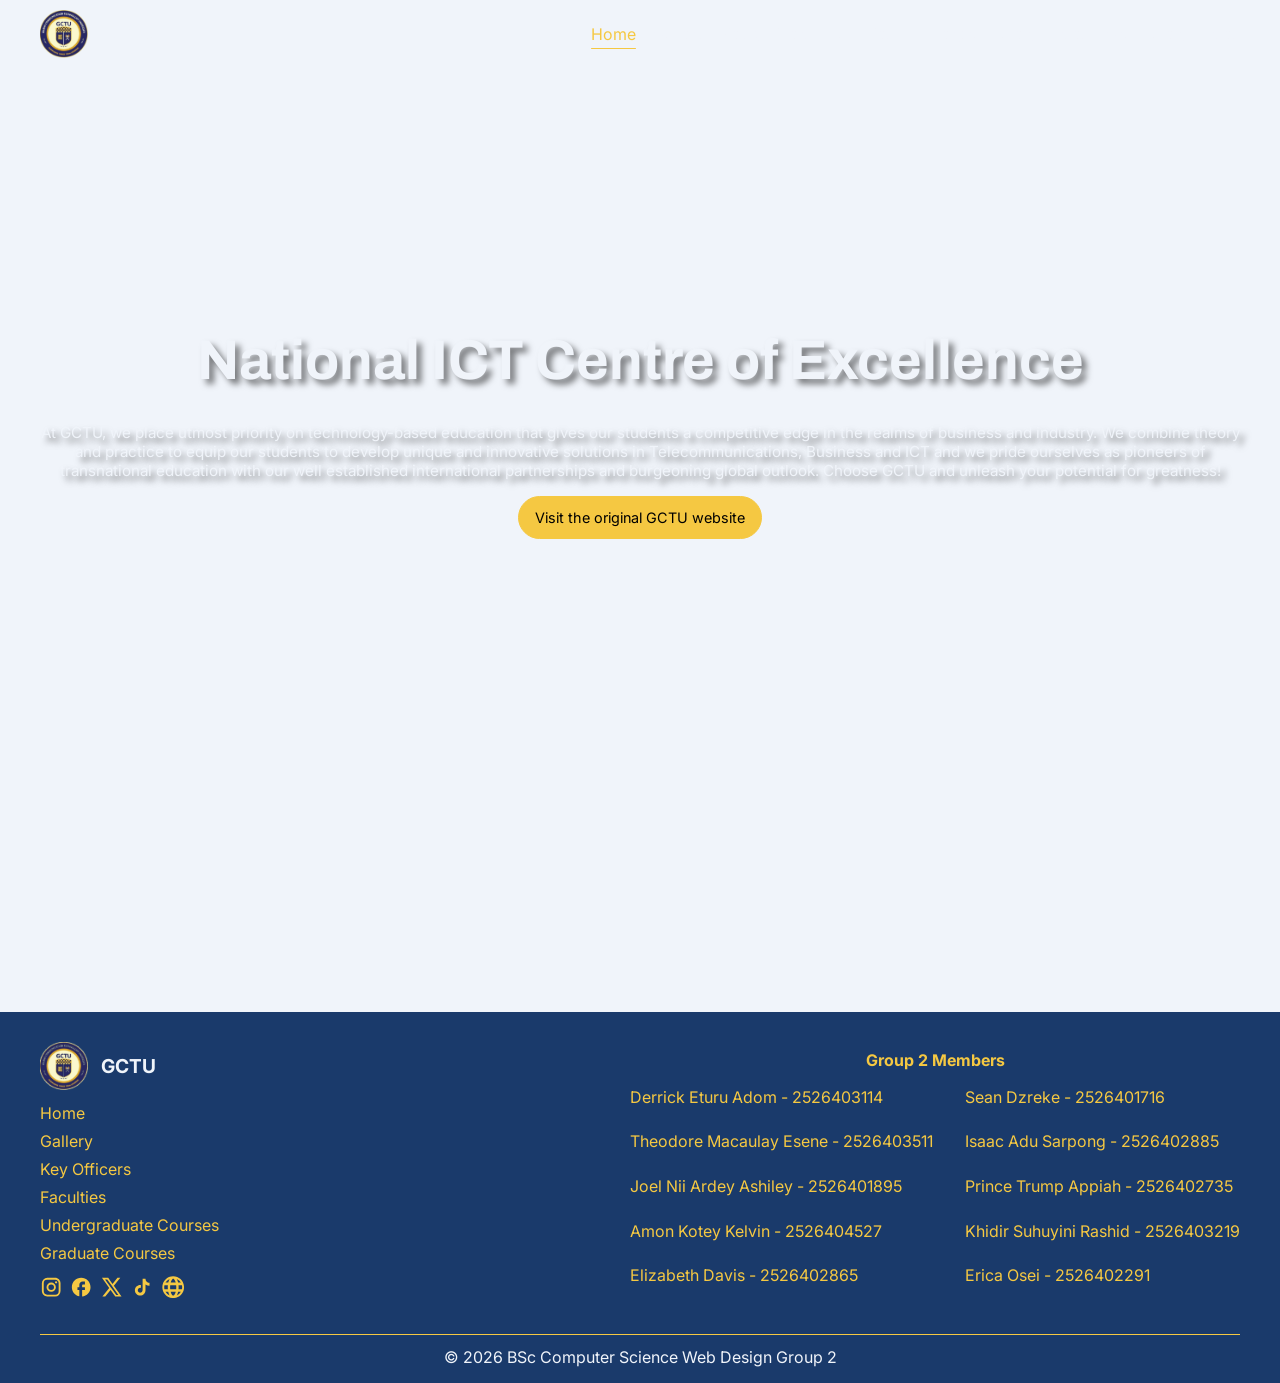
<file: index.html>
<!DOCTYPE html>
<html lang="en">
<head>
    <meta charset="UTF-8">
    <meta name="viewport" content="width=device-width, initial-scale=1.0">
    <title>Home page</title>

    <!-- CSS Imports -->
    <link rel="stylesheet" href="./styles/style.css">
    <link rel="stylesheet" href="./styles/media-queries.css">

    <!-- Google Fonts Imports -->
    <link rel="preconnect" href="https://fonts.googleapis.com">
    <link rel="preconnect" href="https://fonts.gstatic.com" crossorigin>
    <link href="https://fonts.googleapis.com/css2?family=Archivo:ital,wght@0,100..900;1,100..900&family=Inter:ital,opsz,wght@0,14..32,100..900;1,14..32,100..900&display=swap" rel="stylesheet">
</head>
<body>
    <div class="app home">
        <header class="home">
            <div class="logo-container">
                <img src="../assets/gctu_logo.svg" alt="GCTU Logo">
                <a href="#"><u>GCTU</u></a>
            </div>

            <button class="hamburger-bttn" aria-controls="" aria-expanded="false">
                <svg fill="white" class="hamburger" viewBox="0 0 100 100" width="30">
                    <rect class="line top" width="80" height="10" x="10" y="25" rx="5"></rect>
                    <rect class="line middle" width="80" height="10" x="10" y="45" rx="5"></rect>
                    <rect class="line bottom" width="80" height="10" x="10" y="65" rx="5"></rect>
                </svg>
            </button>

            <ul class="primary-navigation" data-visible="false">
                <a class="tab active" href="#"><li>Home</li></a>
                <a class="tab" href="./gallery.html"><li>Gallery</li></a>
                <a class="tab" href="./key-officers.html"><li>Key Officers</li></a>
                <a class="tab" href="./faculties.html"><li >Faculties</li></a>
                <a class="tab" href="./undergraduate-courses.html"><li>Undergraduate Courses</li></a>
                <a class="tab" href="./graduate-courses.html"><li>Graduate Courses</li></a>
            </ul>
        </header>
        
        <!-- hero section -->
        <section class="hero" id="home">
            <div>
                <h2>National ICT Centre of Excellence</h2>
                <p>
                    At GCTU, we place utmost priority on technology-based education that gives our students a competitive edge in the realms of business and industry. We combine theory and practice to equip our students to develop unique and innovative solutions in Telecommunications, Business and ICT and we pride ourselves as pioneers of transnational education with our well established international partnerships and burgeoning global outlook. Choose GCTU and unleash your potential for greatness!
                </p>
                <a href="https://site.gctu.edu.gh/" target="_blank">
                    <button>Visit the original GCTU website</button>
                </a>
            </div>
        </section>

        <footer>
            <div class="links-container">
                <div class="logo-container">
                    <img src="../assets/gctu_logo.svg" alt="GCTU Logo">
                    <a href="#">GCTU</a>
                </div>

                <ul>
                    <li><a href="#home">Home</a></li>
                    <li><a href="#gallery">Gallery</a></li>
                    <li><a href="#key-officers">Key Officers</a></li>
                    <li><a href="#faculties">Faculties</a></li>
                    <li><a href="#undergraduate-courses">Undergraduate Courses</a></li>
                    <li><a href="#graduate-courses">Graduate Courses</a></li>
                </ul>

                <div class="socials">
                    <a href="https://www.instagram.com/gctu_official">
                        <svg xmlns="http://www.w3.org/2000/svg" width="1em" height="1em" viewBox="0 0 24 24"><title xmlns="">instagram</title><path fill="currentColor" d="M7.8 2h8.4C19.4 2 22 4.6 22 7.8v8.4a5.8 5.8 0 0 1-5.8 5.8H7.8C4.6 22 2 19.4 2 16.2V7.8A5.8 5.8 0 0 1 7.8 2m-.2 2A3.6 3.6 0 0 0 4 7.6v8.8C4 18.39 5.61 20 7.6 20h8.8a3.6 3.6 0 0 0 3.6-3.6V7.6C20 5.61 18.39 4 16.4 4zm9.65 1.5a1.25 1.25 0 0 1 1.25 1.25A1.25 1.25 0 0 1 17.25 8A1.25 1.25 0 0 1 16 6.75a1.25 1.25 0 0 1 1.25-1.25M12 7a5 5 0 0 1 5 5a5 5 0 0 1-5 5a5 5 0 0 1-5-5a5 5 0 0 1 5-5m0 2a3 3 0 0 0-3 3a3 3 0 0 0 3 3a3 3 0 0 0 3-3a3 3 0 0 0-3-3"/></svg>
                    </a>
                    <a href="https://web.facebook.com/gctuonline">
                        <svg xmlns="http://www.w3.org/2000/svg" width="1em" height="1em" viewBox="0 0 24 24"><title xmlns="">outline-facebook</title><path fill="currentColor" d="M22 12c0-5.52-4.48-10-10-10S2 6.48 2 12c0 4.84 3.44 8.87 8 9.8V15H8v-3h2V9.5C10 7.57 11.57 6 13.5 6H16v3h-2c-.55 0-1 .45-1 1v2h3v3h-3v6.95c5.05-.5 9-4.76 9-9.95"/></svg>
                    </a>
                    <a href="https://x.com/gctuonline">
                        <svg xmlns="http://www.w3.org/2000/svg" width="1em" height="1em" viewBox="0 0 24 24"><title xmlns="">x-solid</title><path fill="currentColor" d="M13.795 10.533L20.68 2h-3.073l-5.255 6.517L7.69 2H1l7.806 10.91L1.47 22h3.074l5.705-7.07L15.31 22H22zm-2.38 2.95L9.97 11.464L4.36 3.627h2.31l4.528 6.317l1.443 2.02l6.018 8.409h-2.31z"/></svg>
                    </a>
                    <a href="https://www.tiktok.com/@gctu_official">
                        <svg xmlns="http://www.w3.org/2000/svg" width="1em" height="1em" viewBox="0 0 24 24"><title xmlns="">round-tiktok</title><path fill="currentColor" d="M16.6 5.82s.51.5 0 0A4.28 4.28 0 0 1 15.54 3h-3.09v12.4a2.59 2.59 0 0 1-2.59 2.5c-1.42 0-2.6-1.16-2.6-2.6c0-1.72 1.66-3.01 3.37-2.48V9.66c-3.45-.46-6.47 2.22-6.47 5.64c0 3.33 2.76 5.7 5.69 5.7c3.14 0 5.69-2.55 5.69-5.7V9.01a7.35 7.35 0 0 0 4.3 1.38V7.3s-1.88.09-3.24-1.48"/></svg>
                    </a>
                    <a href="https://site.gctu.edu.gh/" target="_blank">
                        <svg xmlns="http://www.w3.org/2000/svg" width="1em" height="1em" viewBox="0 0 48 48"><title xmlns="">web-remix</title><path fill="currentColor" fill-rule="evenodd" d="M16.392 6.312a19.33 19.33 0 0 0-8.944 7.854h5.991c.47-2.082 1.09-3.996 1.836-5.677a21 21 0 0 1 1.117-2.177M4.75 24c0-1.49.17-2.941.49-4.334h7.346A48 48 0 0 0 12.393 24c0 1.476.065 2.925.193 4.332H5.239A19.3 19.3 0 0 1 4.75 24m2.697 9.832a19.33 19.33 0 0 0 8.945 7.856a21 21 0 0 1-1.117-2.177c-.747-1.681-1.366-3.596-1.836-5.679zm11.139 0a24.4 24.4 0 0 0 1.259 3.649c.739 1.664 1.554 2.855 2.334 3.597c.766.73 1.377.922 1.82.922s1.055-.192 1.822-.922c.779-.742 1.595-1.933 2.334-3.597c.477-1.075.902-2.3 1.259-3.649zm15.975 0c-.47 2.083-1.09 3.998-1.837 5.679a21 21 0 0 1-1.117 2.177a19.33 19.33 0 0 0 8.946-7.856zm8.2-5.5h-7.347A48 48 0 0 0 35.607 24c0-1.477-.066-2.926-.193-4.334h7.346c.32 1.393.49 2.844.49 4.334s-.17 2.94-.49 4.332m-12.37 0H17.608A43 43 0 0 1 17.393 24c0-1.5.075-2.95.216-4.334H30.39c.14 1.384.216 2.835.216 4.334s-.075 2.948-.216 4.332m4.17-14.166h5.991a19.33 19.33 0 0 0-8.945-7.854c.406.684.778 1.415 1.117 2.177c.747 1.68 1.366 3.595 1.836 5.677m-14.716-3.647a24.4 24.4 0 0 0-1.259 3.647h10.827a24.4 24.4 0 0 0-1.258-3.647c-.74-1.664-1.555-2.855-2.334-3.597C25.054 6.192 24.443 6 24 6s-1.055.192-1.821.922c-.78.742-1.595 1.933-2.334 3.597M24 .75C11.16.75.75 11.16.75 24S11.16 47.25 24 47.25S47.25 36.84 47.25 24S36.84.75 24 .75" clip-rule="evenodd"/></svg>
                    </a>
                </div>
            </div>

            <ul class="group-members">
                <li>Group 2 Members</li>
                <li>Derrick Eturu Adom - 2526403114</li>
                <li>Sean Dzreke - 2526401716</li>
                <li>Theodore Macaulay Esene - 2526403511</li>
                <li>Isaac Adu Sarpong - 2526402885</li>
                <li>Joel Nii Ardey Ashiley - 2526401895</li>
                <li>Prince Trump Appiah - 2526402735</li>
                <li>Amon Kotey Kelvin - 2526404527</li>
                <li>Khidir Suhuyini Rashid - 2526403219</li>
                <li>Elizabeth Davis - 2526402865</li>
                <li>Erica Osei - 2526402291</li>
            </ul>

            <p class="copyright-text">
                &copy; 2026 BSc Computer Science Web Design Group 2
            </p>
        </footer>
    </div>
    

    <script src="./script.js" defer></script>
</body>
</html>
</file>
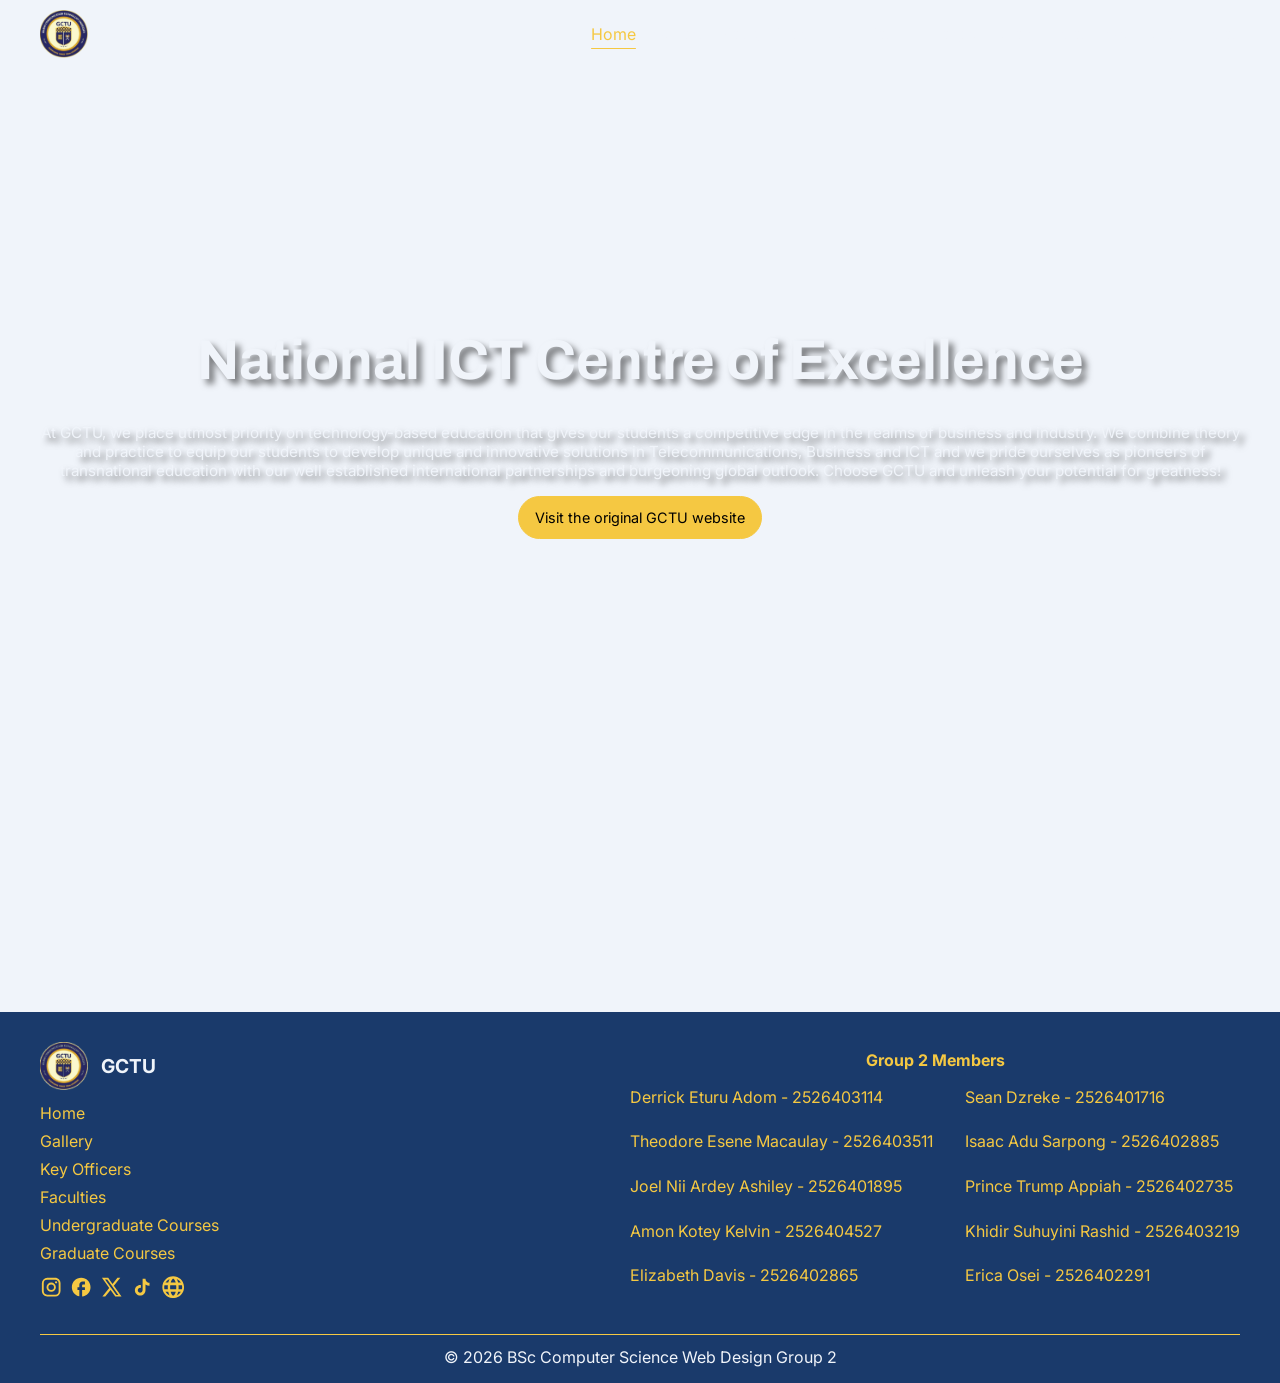
<file: pages/index.html>
<!DOCTYPE html>
<html lang="en">
<head>
    <meta charset="UTF-8">
    <meta name="viewport" content="width=device-width, initial-scale=1.0">
    <title>Home page</title>

    <!-- CSS Imports -->
    <link rel="stylesheet" href="../styles/style.css">
    <link rel="stylesheet" href="../styles/media-queries.css">

    <!-- Google Fonts Imports -->
    <link rel="preconnect" href="https://fonts.googleapis.com">
    <link rel="preconnect" href="https://fonts.gstatic.com" crossorigin>
    <link href="https://fonts.googleapis.com/css2?family=Archivo:ital,wght@0,100..900;1,100..900&family=Inter:ital,opsz,wght@0,14..32,100..900;1,14..32,100..900&display=swap" rel="stylesheet">
</head>
<body>
    <div class="app home">
        <header class="home">
            <div class="logo-container">
                <img src="../assets/gctu_logo.svg" alt="GCTU Logo">
                <a href="#"><u>GCTU</u></a>
            </div>

            <button class="hamburger-bttn" aria-controls="" aria-expanded="false">
                <svg fill="white" class="hamburger" viewBox="0 0 100 100" width="30">
                    <rect class="line top" width="80" height="10" x="10" y="25" rx="5"></rect>
                    <rect class="line middle" width="80" height="10" x="10" y="45" rx="5"></rect>
                    <rect class="line bottom" width="80" height="10" x="10" y="65" rx="5"></rect>
                </svg>
            </button>

            <ul class="primary-navigation" data-visible="false">
                <a class="tab active" href="#"><li>Home</li></a>
                <a class="tab" href="../pages/gallery.html"><li>Gallery</li></a>
                <a class="tab" href="../pages/key-officers.html"><li>Key Officers</li></a>
                <a class="tab" href="../pages/faculties.html"><li >Faculties</li></a>
                <a class="tab" href="../pages/undergraduate-courses.html"><li>Undergraduate Courses</li></a>
                <a class="tab" href="../pages/graduate-courses.html"><li>Graduate Courses</li></a>
            </ul>
        </header>
        
        <!-- hero section -->
        <section class="hero" id="home">
            <div>
                <h2>National ICT Centre of Excellence</h2>
                <p>
                    At GCTU, we place utmost priority on technology-based education that gives our students a competitive edge in the realms of business and industry. We combine theory and practice to equip our students to develop unique and innovative solutions in Telecommunications, Business and ICT and we pride ourselves as pioneers of transnational education with our well established international partnerships and burgeoning global outlook. Choose GCTU and unleash your potential for greatness!
                </p>
                <a href="https://site.gctu.edu.gh/" target="_blank">
                    <button>Visit the original GCTU website</button>
                </a>
            </div>
        </section>

        <footer>
            <div class="links-container">
                <div class="logo-container">
                    <img src="../assets/gctu_logo.svg" alt="GCTU Logo">
                    <a href="#">GCTU</a>
                </div>

                <ul>
                    <li><a href="#home">Home</a></li>
                    <li><a href="#gallery">Gallery</a></li>
                    <li><a href="#key-officers">Key Officers</a></li>
                    <li><a href="#faculties">Faculties</a></li>
                    <li><a href="#undergraduate-courses">Undergraduate Courses</a></li>
                    <li><a href="#graduate-courses">Graduate Courses</a></li>
                </ul>

                <div class="socials">
                    <a href="https://www.instagram.com/gctu_official">
                        <svg xmlns="http://www.w3.org/2000/svg" width="1em" height="1em" viewBox="0 0 24 24"><title xmlns="">instagram</title><path fill="currentColor" d="M7.8 2h8.4C19.4 2 22 4.6 22 7.8v8.4a5.8 5.8 0 0 1-5.8 5.8H7.8C4.6 22 2 19.4 2 16.2V7.8A5.8 5.8 0 0 1 7.8 2m-.2 2A3.6 3.6 0 0 0 4 7.6v8.8C4 18.39 5.61 20 7.6 20h8.8a3.6 3.6 0 0 0 3.6-3.6V7.6C20 5.61 18.39 4 16.4 4zm9.65 1.5a1.25 1.25 0 0 1 1.25 1.25A1.25 1.25 0 0 1 17.25 8A1.25 1.25 0 0 1 16 6.75a1.25 1.25 0 0 1 1.25-1.25M12 7a5 5 0 0 1 5 5a5 5 0 0 1-5 5a5 5 0 0 1-5-5a5 5 0 0 1 5-5m0 2a3 3 0 0 0-3 3a3 3 0 0 0 3 3a3 3 0 0 0 3-3a3 3 0 0 0-3-3"/></svg>
                    </a>
                    <a href="https://web.facebook.com/gctuonline">
                        <svg xmlns="http://www.w3.org/2000/svg" width="1em" height="1em" viewBox="0 0 24 24"><title xmlns="">outline-facebook</title><path fill="currentColor" d="M22 12c0-5.52-4.48-10-10-10S2 6.48 2 12c0 4.84 3.44 8.87 8 9.8V15H8v-3h2V9.5C10 7.57 11.57 6 13.5 6H16v3h-2c-.55 0-1 .45-1 1v2h3v3h-3v6.95c5.05-.5 9-4.76 9-9.95"/></svg>
                    </a>
                    <a href="https://x.com/gctuonline">
                        <svg xmlns="http://www.w3.org/2000/svg" width="1em" height="1em" viewBox="0 0 24 24"><title xmlns="">x-solid</title><path fill="currentColor" d="M13.795 10.533L20.68 2h-3.073l-5.255 6.517L7.69 2H1l7.806 10.91L1.47 22h3.074l5.705-7.07L15.31 22H22zm-2.38 2.95L9.97 11.464L4.36 3.627h2.31l4.528 6.317l1.443 2.02l6.018 8.409h-2.31z"/></svg>
                    </a>
                    <a href="https://www.tiktok.com/@gctu_official">
                        <svg xmlns="http://www.w3.org/2000/svg" width="1em" height="1em" viewBox="0 0 24 24"><title xmlns="">round-tiktok</title><path fill="currentColor" d="M16.6 5.82s.51.5 0 0A4.28 4.28 0 0 1 15.54 3h-3.09v12.4a2.59 2.59 0 0 1-2.59 2.5c-1.42 0-2.6-1.16-2.6-2.6c0-1.72 1.66-3.01 3.37-2.48V9.66c-3.45-.46-6.47 2.22-6.47 5.64c0 3.33 2.76 5.7 5.69 5.7c3.14 0 5.69-2.55 5.69-5.7V9.01a7.35 7.35 0 0 0 4.3 1.38V7.3s-1.88.09-3.24-1.48"/></svg>
                    </a>
                    <a href="https://site.gctu.edu.gh/" target="_blank">
                        <svg xmlns="http://www.w3.org/2000/svg" width="1em" height="1em" viewBox="0 0 48 48"><title xmlns="">web-remix</title><path fill="currentColor" fill-rule="evenodd" d="M16.392 6.312a19.33 19.33 0 0 0-8.944 7.854h5.991c.47-2.082 1.09-3.996 1.836-5.677a21 21 0 0 1 1.117-2.177M4.75 24c0-1.49.17-2.941.49-4.334h7.346A48 48 0 0 0 12.393 24c0 1.476.065 2.925.193 4.332H5.239A19.3 19.3 0 0 1 4.75 24m2.697 9.832a19.33 19.33 0 0 0 8.945 7.856a21 21 0 0 1-1.117-2.177c-.747-1.681-1.366-3.596-1.836-5.679zm11.139 0a24.4 24.4 0 0 0 1.259 3.649c.739 1.664 1.554 2.855 2.334 3.597c.766.73 1.377.922 1.82.922s1.055-.192 1.822-.922c.779-.742 1.595-1.933 2.334-3.597c.477-1.075.902-2.3 1.259-3.649zm15.975 0c-.47 2.083-1.09 3.998-1.837 5.679a21 21 0 0 1-1.117 2.177a19.33 19.33 0 0 0 8.946-7.856zm8.2-5.5h-7.347A48 48 0 0 0 35.607 24c0-1.477-.066-2.926-.193-4.334h7.346c.32 1.393.49 2.844.49 4.334s-.17 2.94-.49 4.332m-12.37 0H17.608A43 43 0 0 1 17.393 24c0-1.5.075-2.95.216-4.334H30.39c.14 1.384.216 2.835.216 4.334s-.075 2.948-.216 4.332m4.17-14.166h5.991a19.33 19.33 0 0 0-8.945-7.854c.406.684.778 1.415 1.117 2.177c.747 1.68 1.366 3.595 1.836 5.677m-14.716-3.647a24.4 24.4 0 0 0-1.259 3.647h10.827a24.4 24.4 0 0 0-1.258-3.647c-.74-1.664-1.555-2.855-2.334-3.597C25.054 6.192 24.443 6 24 6s-1.055.192-1.821.922c-.78.742-1.595 1.933-2.334 3.597M24 .75C11.16.75.75 11.16.75 24S11.16 47.25 24 47.25S47.25 36.84 47.25 24S36.84.75 24 .75" clip-rule="evenodd"/></svg>
                    </a>
                </div>
            </div>

            <ul class="group-members">
                <li>Group 2 Members</li>
                <li>Derrick Eturu Adom - 2526403114</li>
                <li>Sean Dzreke - 2526401716</li>
                <li>Theodore Esene Macaulay - 2526403511</li>
                <li>Isaac Adu Sarpong - 2526402885</li>
                <li>Joel Nii Ardey Ashiley - 2526401895</li>
                <li>Prince Trump Appiah - 2526402735</li>
                <li>Amon Kotey Kelvin - 2526404527</li>
                <li>Khidir Suhuyini Rashid - 2526403219</li>
                <li>Elizabeth Davis - 2526402865</li>
                <li>Erica Osei - 2526402291</li>
            </ul>

            <p class="copyright-text">
                &copy; 2026 BSc Computer Science Web Design Group 2
            </p>
        </footer>
    </div>
    

    <script src="../script.js" defer></script>
</body>
</html>
</file>
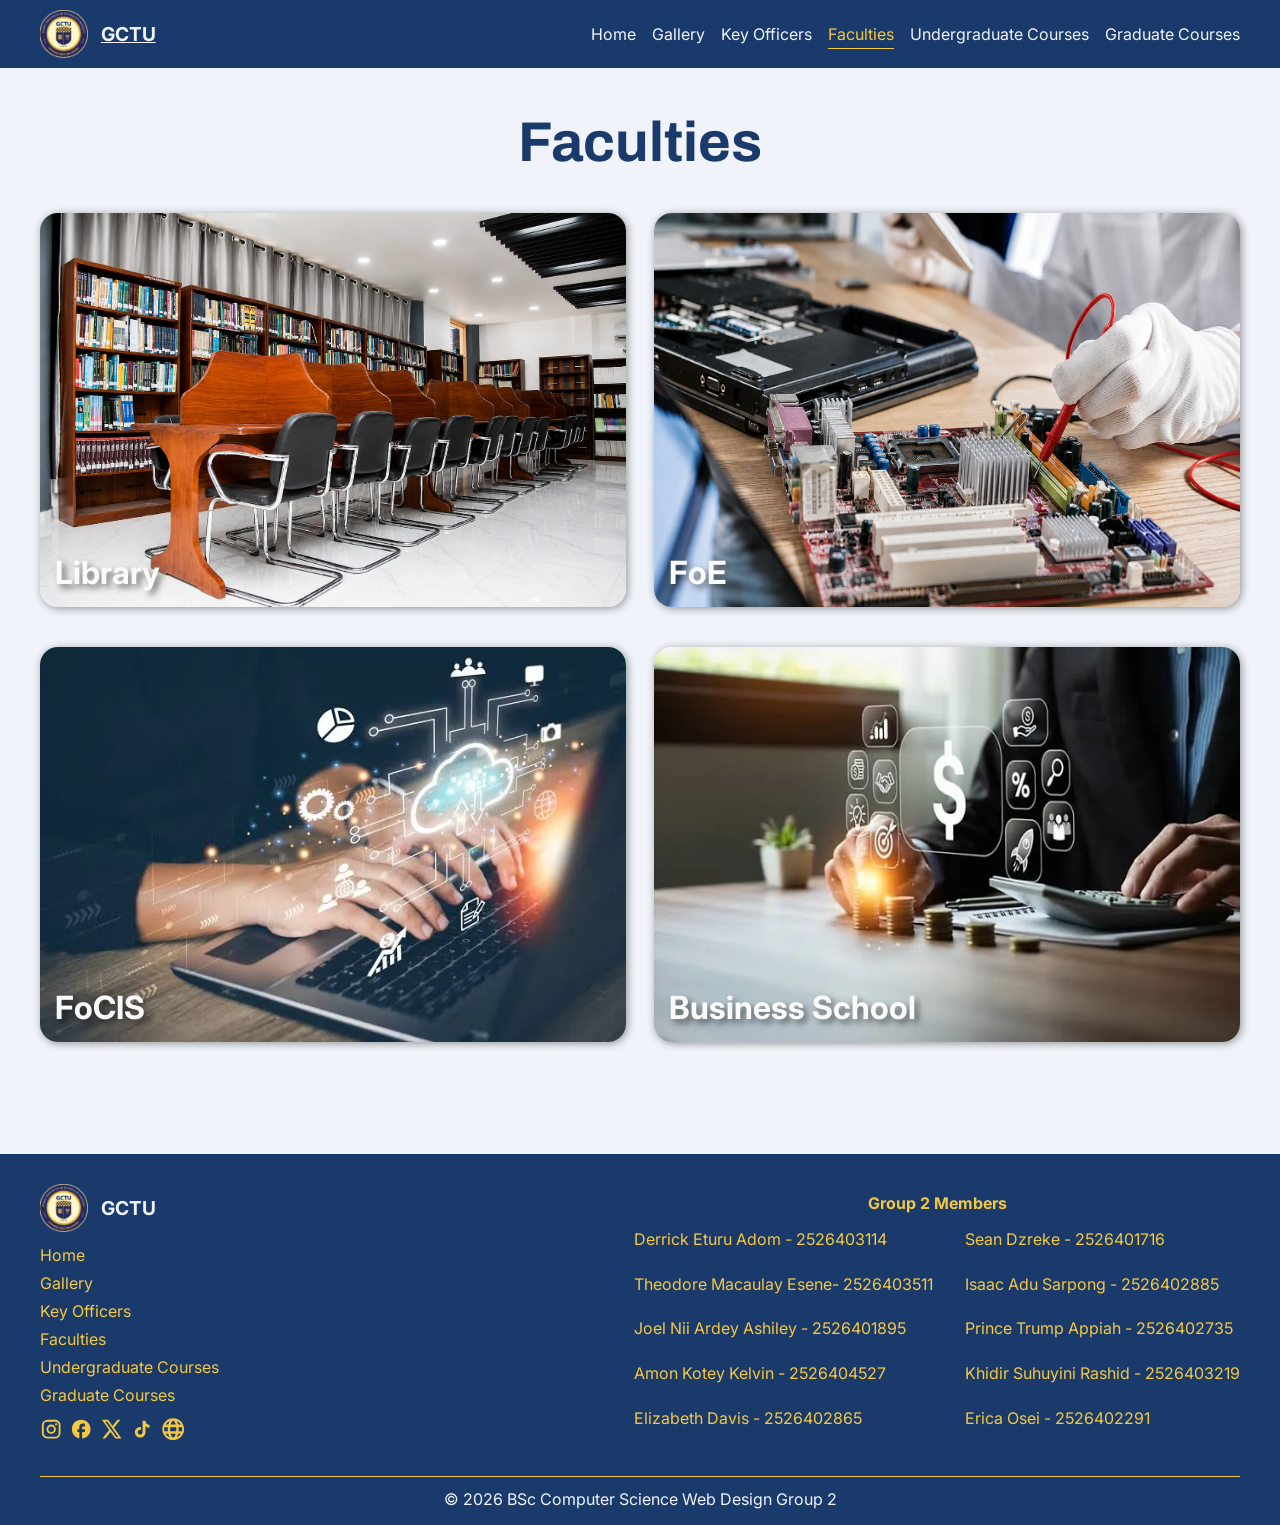
<file: faculties.html>
<!DOCTYPE html>
<html lang="en">
<head>
    <meta charset="UTF-8">
    <meta name="viewport" content="width=device-width, initial-scale=1.0">
    <title>Faculties</title>

    <!-- CSS Imports -->
    <link rel="stylesheet" href="./styles/style.css">
    <link rel="stylesheet" href="./styles/media-queries.css">

    <!-- Google Fonts Imports -->
    <link rel="preconnect" href="https://fonts.googleapis.com">
    <link rel="preconnect" href="https://fonts.gstatic.com" crossorigin>
    <link href="https://fonts.googleapis.com/css2?family=Archivo:ital,wght@0,100..900;1,100..900&family=Inter:ital,opsz,wght@0,14..32,100..900;1,14..32,100..900&display=swap" rel="stylesheet">
</head>
<body>
    <div class="app">
        <header>
            <div class="logo-container">
                <img src="../assets/gctu_logo.svg" alt="GCTU Logo">
                <a href="#"><u>GCTU</u></a>
            </div>

            <button class="hamburger-bttn" aria-controls="" aria-expanded="false">
                <svg fill="white" class="hamburger" viewBox="0 0 100 100" width="30">
                    <rect class="line top" width="80" height="10" x="10" y="25" rx="5"></rect>
                    <rect class="line middle" width="80" height="10" x="10" y="45" rx="5"></rect>
                    <rect class="line bottom" width="80" height="10" x="10" y="65" rx="5"></rect>
                </svg>
            </button>

            <ul class="primary-navigation" data-visible="false">
                <a class="tab" href="./index.html"><li>Home</li></a>
                <a class="tab" href="./gallery.html"><li>Gallery</li></a>
                <a class="tab" href="./key-officers.html"><li>Key Officers</li></a>
                <a class="tab active" href="#"><li >Faculties</li></a>
                <a class="tab" href="./undergraduate-courses.html"><li>Undergraduate Courses</li></a>
                <a class="tab" href="./graduate-courses.html"><li>Graduate Courses</li></a>
            </ul>
        </header>

        <section class="faculties" id="faculties">
            <h3>Faculties</h3>
            <div class="faculty">
                <img src="../assets/library.webp" alt="Image of GCTU's Library">
                <p>Library</p>
            </div>
            <div class="faculty">
                <img src="../assets/computer-engineering.webp" alt="Computer Engineering at GCTU">
                <p>FoE</p>
            </div>
            <div class="faculty">
                <img src="../assets/cs.webp" alt="Computer Science at GCTU">
                <p>FoCIS</p>
            </div>
            <div class="faculty">
                <img src="../assets/business.webp" alt="Business at GCTU">
                <p>Business School</p>
            </div>
        </section>

        <footer>
            <div class="links-container">
                <div class="logo-container">
                    <img src="../assets/gctu_logo.svg" alt="GCTU Logo">
                    <a href="#">GCTU</a>
                </div>

                <ul>
                    <li><a href="#home">Home</a></li>
                    <li><a href="#gallery">Gallery</a></li>
                    <li><a href="#key-officers">Key Officers</a></li>
                    <li><a href="#faculties">Faculties</a></li>
                    <li><a href="#undergraduate-courses">Undergraduate Courses</a></li>
                    <li><a href="#graduate-courses">Graduate Courses</a></li>
                </ul>

                <div class="socials">
                    <a href="https://www.instagram.com/gctu_official">
                        <svg xmlns="http://www.w3.org/2000/svg" width="1em" height="1em" viewBox="0 0 24 24"><title xmlns="">instagram</title><path fill="currentColor" d="M7.8 2h8.4C19.4 2 22 4.6 22 7.8v8.4a5.8 5.8 0 0 1-5.8 5.8H7.8C4.6 22 2 19.4 2 16.2V7.8A5.8 5.8 0 0 1 7.8 2m-.2 2A3.6 3.6 0 0 0 4 7.6v8.8C4 18.39 5.61 20 7.6 20h8.8a3.6 3.6 0 0 0 3.6-3.6V7.6C20 5.61 18.39 4 16.4 4zm9.65 1.5a1.25 1.25 0 0 1 1.25 1.25A1.25 1.25 0 0 1 17.25 8A1.25 1.25 0 0 1 16 6.75a1.25 1.25 0 0 1 1.25-1.25M12 7a5 5 0 0 1 5 5a5 5 0 0 1-5 5a5 5 0 0 1-5-5a5 5 0 0 1 5-5m0 2a3 3 0 0 0-3 3a3 3 0 0 0 3 3a3 3 0 0 0 3-3a3 3 0 0 0-3-3"/></svg>
                    </a>
                    <a href="https://web.facebook.com/gctuonline">
                        <svg xmlns="http://www.w3.org/2000/svg" width="1em" height="1em" viewBox="0 0 24 24"><title xmlns="">outline-facebook</title><path fill="currentColor" d="M22 12c0-5.52-4.48-10-10-10S2 6.48 2 12c0 4.84 3.44 8.87 8 9.8V15H8v-3h2V9.5C10 7.57 11.57 6 13.5 6H16v3h-2c-.55 0-1 .45-1 1v2h3v3h-3v6.95c5.05-.5 9-4.76 9-9.95"/></svg>
                    </a>
                    <a href="https://x.com/gctuonline">
                        <svg xmlns="http://www.w3.org/2000/svg" width="1em" height="1em" viewBox="0 0 24 24"><title xmlns="">x-solid</title><path fill="currentColor" d="M13.795 10.533L20.68 2h-3.073l-5.255 6.517L7.69 2H1l7.806 10.91L1.47 22h3.074l5.705-7.07L15.31 22H22zm-2.38 2.95L9.97 11.464L4.36 3.627h2.31l4.528 6.317l1.443 2.02l6.018 8.409h-2.31z"/></svg>
                    </a>
                    <a href="https://www.tiktok.com/@gctu_official">
                        <svg xmlns="http://www.w3.org/2000/svg" width="1em" height="1em" viewBox="0 0 24 24"><title xmlns="">round-tiktok</title><path fill="currentColor" d="M16.6 5.82s.51.5 0 0A4.28 4.28 0 0 1 15.54 3h-3.09v12.4a2.59 2.59 0 0 1-2.59 2.5c-1.42 0-2.6-1.16-2.6-2.6c0-1.72 1.66-3.01 3.37-2.48V9.66c-3.45-.46-6.47 2.22-6.47 5.64c0 3.33 2.76 5.7 5.69 5.7c3.14 0 5.69-2.55 5.69-5.7V9.01a7.35 7.35 0 0 0 4.3 1.38V7.3s-1.88.09-3.24-1.48"/></svg>
                    </a>
                    <a href="https://site.gctu.edu.gh/" target="_blank">
                        <svg xmlns="http://www.w3.org/2000/svg" width="1em" height="1em" viewBox="0 0 48 48"><title xmlns="">web-remix</title><path fill="currentColor" fill-rule="evenodd" d="M16.392 6.312a19.33 19.33 0 0 0-8.944 7.854h5.991c.47-2.082 1.09-3.996 1.836-5.677a21 21 0 0 1 1.117-2.177M4.75 24c0-1.49.17-2.941.49-4.334h7.346A48 48 0 0 0 12.393 24c0 1.476.065 2.925.193 4.332H5.239A19.3 19.3 0 0 1 4.75 24m2.697 9.832a19.33 19.33 0 0 0 8.945 7.856a21 21 0 0 1-1.117-2.177c-.747-1.681-1.366-3.596-1.836-5.679zm11.139 0a24.4 24.4 0 0 0 1.259 3.649c.739 1.664 1.554 2.855 2.334 3.597c.766.73 1.377.922 1.82.922s1.055-.192 1.822-.922c.779-.742 1.595-1.933 2.334-3.597c.477-1.075.902-2.3 1.259-3.649zm15.975 0c-.47 2.083-1.09 3.998-1.837 5.679a21 21 0 0 1-1.117 2.177a19.33 19.33 0 0 0 8.946-7.856zm8.2-5.5h-7.347A48 48 0 0 0 35.607 24c0-1.477-.066-2.926-.193-4.334h7.346c.32 1.393.49 2.844.49 4.334s-.17 2.94-.49 4.332m-12.37 0H17.608A43 43 0 0 1 17.393 24c0-1.5.075-2.95.216-4.334H30.39c.14 1.384.216 2.835.216 4.334s-.075 2.948-.216 4.332m4.17-14.166h5.991a19.33 19.33 0 0 0-8.945-7.854c.406.684.778 1.415 1.117 2.177c.747 1.68 1.366 3.595 1.836 5.677m-14.716-3.647a24.4 24.4 0 0 0-1.259 3.647h10.827a24.4 24.4 0 0 0-1.258-3.647c-.74-1.664-1.555-2.855-2.334-3.597C25.054 6.192 24.443 6 24 6s-1.055.192-1.821.922c-.78.742-1.595 1.933-2.334 3.597M24 .75C11.16.75.75 11.16.75 24S11.16 47.25 24 47.25S47.25 36.84 47.25 24S36.84.75 24 .75" clip-rule="evenodd"/></svg>
                    </a>
                </div>
            </div>

            <ul class="group-members">
                <li>Group 2 Members</li>
                <li>Derrick Eturu Adom - 2526403114</li>
                <li>Sean Dzreke - 2526401716</li>
                <li>Theodore Macaulay Esene- 2526403511</li>
                <li>Isaac Adu Sarpong - 2526402885</li>
                <li>Joel Nii Ardey Ashiley - 2526401895</li>
                <li>Prince Trump Appiah - 2526402735</li>
                <li>Amon Kotey Kelvin - 2526404527</li>
                <li>Khidir Suhuyini Rashid - 2526403219</li>
                <li>Elizabeth Davis - 2526402865</li>
                <li>Erica Osei - 2526402291</li>
            </ul>

            <p class="copyright-text">
                &copy; 2026 BSc Computer Science Web Design Group 2
            </p>
        </footer>
    </div>

    <script src="./script.js" defer></script>
</body>
</html>
</file>
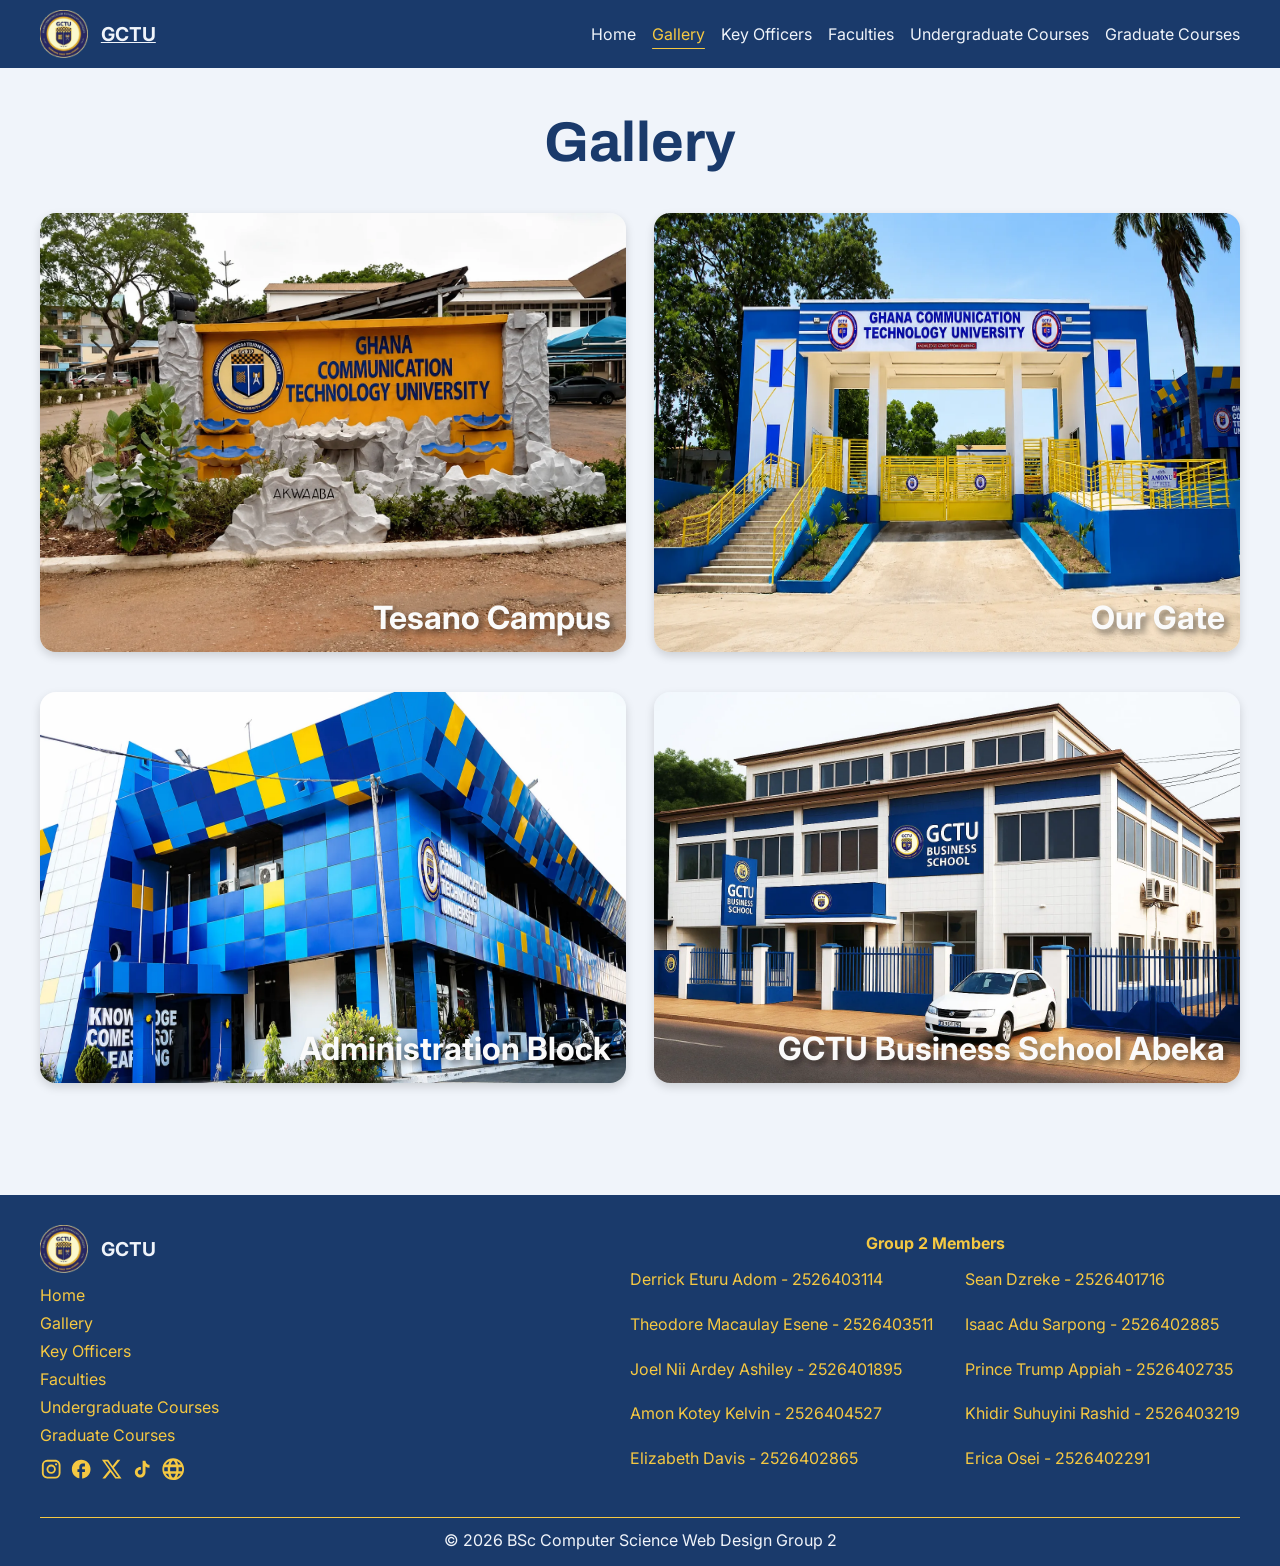
<file: gallery.html>
<!DOCTYPE html>
<html lang="en">
<head>
    <meta charset="UTF-8">
    <meta name="viewport" content="width=device-width, initial-scale=1.0">
    <title>Gallery</title>

    <!-- CSS Imports -->
    <link rel="stylesheet" href="./styles/style.css">
    <link rel="stylesheet" href="./styles/media-queries.css">

    <!-- Google Fonts Imports -->
    <link rel="preconnect" href="https://fonts.googleapis.com">
    <link rel="preconnect" href="https://fonts.gstatic.com" crossorigin>
    <link href="https://fonts.googleapis.com/css2?family=Archivo:ital,wght@0,100..900;1,100..900&family=Inter:ital,opsz,wght@0,14..32,100..900;1,14..32,100..900&display=swap" rel="stylesheet">
</head>
<body>
    <div class="app">
        <header>
            <div class="logo-container">
                <img src="../assets/gctu_logo.svg" alt="GCTU Logo">
                <a href="#"><u>GCTU</u></a>
            </div>

            <button class="hamburger-bttn" aria-controls="" aria-expanded="false">
                <svg fill="white" class="hamburger" viewBox="0 0 100 100" width="30">
                    <rect class="line top" width="80" height="10" x="10" y="25" rx="5"></rect>
                    <rect class="line middle" width="80" height="10" x="10" y="45" rx="5"></rect>
                    <rect class="line bottom" width="80" height="10" x="10" y="65" rx="5"></rect>
                </svg>
            </button>

            <ul class="primary-navigation" data-visible="false">
                <a class="tab" href="./index.html"><li>Home</li></a>
                <a class="tab active" href="#"><li>Gallery</li></a>
                <a class="tab" href="./key-officers.html"><li>Key Officers</li></a>
                <a class="tab" href="./faculties.html"><li >Faculties</li></a>
                <a class="tab" href="./undergraduate-courses.html"><li>Undergraduate Courses</li></a>
                <a class="tab" href="./graduate-courses.html"><li>Graduate Courses</li></a>
            </ul>
        </header>

        <section class="gallery-section" id="gallery">
            <h3>Gallery</h3>
            <div class="gallery-card">
                <img src="../assets/welcome.webp" alt="GCTU akwaaba image">
                <p>Tesano Campus</p>
            </div>
            <div class="gallery-card">
                <img src="../assets/gate.webp" alt="GCTU gate">
                <p>Our Gate</p>
            </div>
            <div class="gallery-card">
                <img src="../assets/adminstration-block.webp" alt="GCTU administration block">
                <p>Administration Block</p>
            </div>
            <div class="gallery-card">
                <img src="../assets/gctu-business.webp" alt="GCTU Business Campus">
                <p>GCTU Business School Abeka</p>
            </div>
        </section>

        <footer>
            <div class="links-container">
                <div class="logo-container">
                    <img src="../assets/gctu_logo.svg" alt="GCTU Logo">
                    <a href="#">GCTU</a>
                </div>

                <ul>
                    <li><a href="#home">Home</a></li>
                    <li><a href="#gallery">Gallery</a></li>
                    <li><a href="#key-officers">Key Officers</a></li>
                    <li><a href="#faculties">Faculties</a></li>
                    <li><a href="#undergraduate-courses">Undergraduate Courses</a></li>
                    <li><a href="#graduate-courses">Graduate Courses</a></li>
                </ul>

                <div class="socials">
                    <a href="https://www.instagram.com/gctu_official">
                        <svg xmlns="http://www.w3.org/2000/svg" width="1em" height="1em" viewBox="0 0 24 24"><title xmlns="">instagram</title><path fill="currentColor" d="M7.8 2h8.4C19.4 2 22 4.6 22 7.8v8.4a5.8 5.8 0 0 1-5.8 5.8H7.8C4.6 22 2 19.4 2 16.2V7.8A5.8 5.8 0 0 1 7.8 2m-.2 2A3.6 3.6 0 0 0 4 7.6v8.8C4 18.39 5.61 20 7.6 20h8.8a3.6 3.6 0 0 0 3.6-3.6V7.6C20 5.61 18.39 4 16.4 4zm9.65 1.5a1.25 1.25 0 0 1 1.25 1.25A1.25 1.25 0 0 1 17.25 8A1.25 1.25 0 0 1 16 6.75a1.25 1.25 0 0 1 1.25-1.25M12 7a5 5 0 0 1 5 5a5 5 0 0 1-5 5a5 5 0 0 1-5-5a5 5 0 0 1 5-5m0 2a3 3 0 0 0-3 3a3 3 0 0 0 3 3a3 3 0 0 0 3-3a3 3 0 0 0-3-3"/></svg>
                    </a>
                    <a href="https://web.facebook.com/gctuonline">
                        <svg xmlns="http://www.w3.org/2000/svg" width="1em" height="1em" viewBox="0 0 24 24"><title xmlns="">outline-facebook</title><path fill="currentColor" d="M22 12c0-5.52-4.48-10-10-10S2 6.48 2 12c0 4.84 3.44 8.87 8 9.8V15H8v-3h2V9.5C10 7.57 11.57 6 13.5 6H16v3h-2c-.55 0-1 .45-1 1v2h3v3h-3v6.95c5.05-.5 9-4.76 9-9.95"/></svg>
                    </a>
                    <a href="https://x.com/gctuonline">
                        <svg xmlns="http://www.w3.org/2000/svg" width="1em" height="1em" viewBox="0 0 24 24"><title xmlns="">x-solid</title><path fill="currentColor" d="M13.795 10.533L20.68 2h-3.073l-5.255 6.517L7.69 2H1l7.806 10.91L1.47 22h3.074l5.705-7.07L15.31 22H22zm-2.38 2.95L9.97 11.464L4.36 3.627h2.31l4.528 6.317l1.443 2.02l6.018 8.409h-2.31z"/></svg>
                    </a>
                    <a href="https://www.tiktok.com/@gctu_official">
                        <svg xmlns="http://www.w3.org/2000/svg" width="1em" height="1em" viewBox="0 0 24 24"><title xmlns="">round-tiktok</title><path fill="currentColor" d="M16.6 5.82s.51.5 0 0A4.28 4.28 0 0 1 15.54 3h-3.09v12.4a2.59 2.59 0 0 1-2.59 2.5c-1.42 0-2.6-1.16-2.6-2.6c0-1.72 1.66-3.01 3.37-2.48V9.66c-3.45-.46-6.47 2.22-6.47 5.64c0 3.33 2.76 5.7 5.69 5.7c3.14 0 5.69-2.55 5.69-5.7V9.01a7.35 7.35 0 0 0 4.3 1.38V7.3s-1.88.09-3.24-1.48"/></svg>
                    </a>
                    <a href="https://site.gctu.edu.gh/" target="_blank">
                        <svg xmlns="http://www.w3.org/2000/svg" width="1em" height="1em" viewBox="0 0 48 48"><title xmlns="">web-remix</title><path fill="currentColor" fill-rule="evenodd" d="M16.392 6.312a19.33 19.33 0 0 0-8.944 7.854h5.991c.47-2.082 1.09-3.996 1.836-5.677a21 21 0 0 1 1.117-2.177M4.75 24c0-1.49.17-2.941.49-4.334h7.346A48 48 0 0 0 12.393 24c0 1.476.065 2.925.193 4.332H5.239A19.3 19.3 0 0 1 4.75 24m2.697 9.832a19.33 19.33 0 0 0 8.945 7.856a21 21 0 0 1-1.117-2.177c-.747-1.681-1.366-3.596-1.836-5.679zm11.139 0a24.4 24.4 0 0 0 1.259 3.649c.739 1.664 1.554 2.855 2.334 3.597c.766.73 1.377.922 1.82.922s1.055-.192 1.822-.922c.779-.742 1.595-1.933 2.334-3.597c.477-1.075.902-2.3 1.259-3.649zm15.975 0c-.47 2.083-1.09 3.998-1.837 5.679a21 21 0 0 1-1.117 2.177a19.33 19.33 0 0 0 8.946-7.856zm8.2-5.5h-7.347A48 48 0 0 0 35.607 24c0-1.477-.066-2.926-.193-4.334h7.346c.32 1.393.49 2.844.49 4.334s-.17 2.94-.49 4.332m-12.37 0H17.608A43 43 0 0 1 17.393 24c0-1.5.075-2.95.216-4.334H30.39c.14 1.384.216 2.835.216 4.334s-.075 2.948-.216 4.332m4.17-14.166h5.991a19.33 19.33 0 0 0-8.945-7.854c.406.684.778 1.415 1.117 2.177c.747 1.68 1.366 3.595 1.836 5.677m-14.716-3.647a24.4 24.4 0 0 0-1.259 3.647h10.827a24.4 24.4 0 0 0-1.258-3.647c-.74-1.664-1.555-2.855-2.334-3.597C25.054 6.192 24.443 6 24 6s-1.055.192-1.821.922c-.78.742-1.595 1.933-2.334 3.597M24 .75C11.16.75.75 11.16.75 24S11.16 47.25 24 47.25S47.25 36.84 47.25 24S36.84.75 24 .75" clip-rule="evenodd"/></svg>
                    </a>
                </div>
            </div>

            <ul class="group-members">
                <li>Group 2 Members</li>
                <li>Derrick Eturu Adom - 2526403114</li>
                <li>Sean Dzreke - 2526401716</li>
                <li>Theodore Macaulay Esene - 2526403511</li>
                <li>Isaac Adu Sarpong - 2526402885</li>
                <li>Joel Nii Ardey Ashiley - 2526401895</li>
                <li>Prince Trump Appiah - 2526402735</li>
                <li>Amon Kotey Kelvin - 2526404527</li>
                <li>Khidir Suhuyini Rashid - 2526403219</li>
                <li>Elizabeth Davis - 2526402865</li>
                <li>Erica Osei - 2526402291</li>
            </ul>

            <p class="copyright-text">
                &copy; 2026 BSc Computer Science Web Design Group 2
            </p>
        </footer>
    </div>

    <script src="./script.js" defer></script>
</body>
</html>
</file>
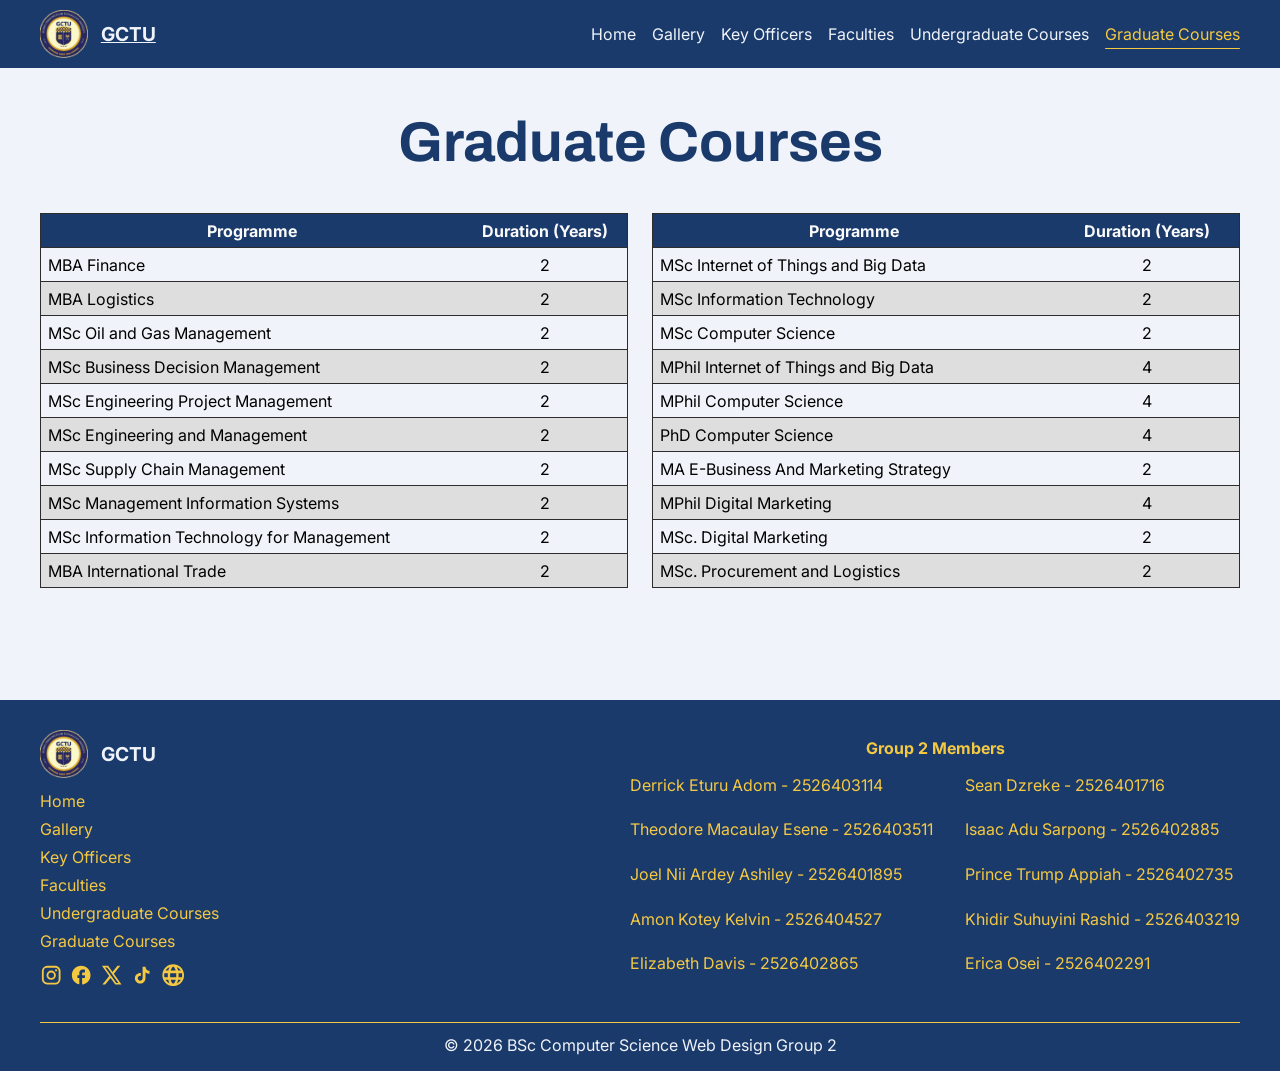
<file: graduate-courses.html>
<!DOCTYPE html>
<html lang="en">
<head>
    <meta charset="UTF-8">
    <meta name="viewport" content="width=device-width, initial-scale=1.0">
    <title>Graduate Courses</title>

    <!-- CSS Imports -->
    <link rel="stylesheet" href="./styles/style.css">
    <link rel="stylesheet" href="./styles/media-queries.css">

    <!-- Google Fonts Imports -->
    <link rel="preconnect" href="https://fonts.googleapis.com">
    <link rel="preconnect" href="https://fonts.gstatic.com" crossorigin>
    <link href="https://fonts.googleapis.com/css2?family=Archivo:ital,wght@0,100..900;1,100..900&family=Inter:ital,opsz,wght@0,14..32,100..900;1,14..32,100..900&display=swap" rel="stylesheet">
</head>
<body>
    <div class="app">
        <header>
            <div class="logo-container">
                <img src="../assets/gctu_logo.svg" alt="GCTU Logo">
                <a href="#"><u>GCTU</u></a>
            </div>

            <button class="hamburger-bttn" aria-controls="" aria-expanded="false">
                <svg fill="white" class="hamburger" viewBox="0 0 100 100" width="30">
                    <rect class="line top" width="80" height="10" x="10" y="25" rx="5"></rect>
                    <rect class="line middle" width="80" height="10" x="10" y="45" rx="5"></rect>
                    <rect class="line bottom" width="80" height="10" x="10" y="65" rx="5"></rect>
                </svg>
            </button>

            <ul class="primary-navigation" data-visible="false">
                <a class="tab" href="./index.html"><li>Home</li></a>
                <a class="tab" href="./gallery.html"><li>Gallery</li></a>
                <a class="tab" href="./key-officers.html"><li>Key Officers</li></a>
                <a class="tab" href="./faculties.html"><li >Faculties</li></a>
                <a class="tab" href="./undergraduate-courses.html"><li>Undergraduate Courses</li></a>
                <a class="tab active" href="#"><li>Graduate Courses</li></a>
            </ul>
        </header>

        <section class="graduate-courses" id="graduate-courses">
            <h3>Graduate Courses</h3>

            <table>
                <tr>
                    <th>Programme</th>
                    <th>Duration (Years)</th>
                </tr>

                <tr>
                    <td>MBA Finance</td>
                    <td>2</td>
                </tr>
                <tr>
                    <td>MBA Logistics</td>
                    <td>2</td>
                </tr>
                <tr>
                    <td>MSc Oil and Gas Management</td>
                    <td>2</td>
                </tr>
                <tr>
                    <td>MSc Business Decision Management</td>
                    <td>2</td>
                </tr>
                <tr>
                    <td>MSc Engineering Project Management</td>
                    <td>2</td>
                </tr>
                <tr>
                    <td>MSc Engineering and Management</td>
                    <td>2</td>
                </tr>
                <tr>
                    <td>MSc Supply Chain Management</td>
                    <td>2</td>
                </tr>
                <tr>
                    <td>MSc Management Information Systems</td>
                    <td>2</td>
                </tr>
                <tr>
                    <td>MSc Information Technology for Management</td>
                    <td>2</td>
                </tr>
                <tr>
                    <td>MBA International Trade</td>
                    <td>2</td>
                </tr>
            </table>

            <table>
                <tr>
                    <th>Programme</th>
                    <th>Duration (Years)</th>
                </tr>

                <tr>
                    <td>MSc Internet of Things and Big Data</td>
                    <td>2</td>
                </tr>
                <tr>
                    <td>MSc Information Technology</td>
                    <td>2</td>
                </tr>
                <tr>
                    <td>MSc Computer Science</td>
                    <td>2</td>
                </tr>
                <tr>
                    <td>MPhil Internet of Things and Big Data</td>
                    <td>4</td>
                </tr>
                <tr>
                    <td>MPhil Computer Science</td>
                    <td>4</td>
                </tr>
                <tr>
                    <td>PhD Computer Science</td>
                    <td>4</td>
                </tr>
                <tr>
                    <td>MA E-Business And Marketing Strategy</td>
                    <td>2</td>
                </tr>
                <tr>
                    <td>MPhil Digital Marketing </td>
                    <td>4</td>
                </tr>
                <tr>
                    <td>MSc. Digital Marketing </td>
                    <td>2</td>
                </tr>
                <tr>
                    <td>MSc. Procurement and Logistics</td>
                    <td>2</td>
                </tr>
            </table>
        </section>

        <footer>
            <div class="links-container">
                <div class="logo-container">
                    <img src="../assets/gctu_logo.svg" alt="GCTU Logo">
                    <a href="#">GCTU</a>
                </div>

                <ul>
                    <li><a href="#home">Home</a></li>
                    <li><a href="#gallery">Gallery</a></li>
                    <li><a href="#key-officers">Key Officers</a></li>
                    <li><a href="#faculties">Faculties</a></li>
                    <li><a href="#undergraduate-courses">Undergraduate Courses</a></li>
                    <li><a href="#graduate-courses">Graduate Courses</a></li>
                </ul>

                <div class="socials">
                    <a href="https://www.instagram.com/gctu_official">
                        <svg xmlns="http://www.w3.org/2000/svg" width="1em" height="1em" viewBox="0 0 24 24"><title xmlns="">instagram</title><path fill="currentColor" d="M7.8 2h8.4C19.4 2 22 4.6 22 7.8v8.4a5.8 5.8 0 0 1-5.8 5.8H7.8C4.6 22 2 19.4 2 16.2V7.8A5.8 5.8 0 0 1 7.8 2m-.2 2A3.6 3.6 0 0 0 4 7.6v8.8C4 18.39 5.61 20 7.6 20h8.8a3.6 3.6 0 0 0 3.6-3.6V7.6C20 5.61 18.39 4 16.4 4zm9.65 1.5a1.25 1.25 0 0 1 1.25 1.25A1.25 1.25 0 0 1 17.25 8A1.25 1.25 0 0 1 16 6.75a1.25 1.25 0 0 1 1.25-1.25M12 7a5 5 0 0 1 5 5a5 5 0 0 1-5 5a5 5 0 0 1-5-5a5 5 0 0 1 5-5m0 2a3 3 0 0 0-3 3a3 3 0 0 0 3 3a3 3 0 0 0 3-3a3 3 0 0 0-3-3"/></svg>
                    </a>
                    <a href="https://web.facebook.com/gctuonline">
                        <svg xmlns="http://www.w3.org/2000/svg" width="1em" height="1em" viewBox="0 0 24 24"><title xmlns="">outline-facebook</title><path fill="currentColor" d="M22 12c0-5.52-4.48-10-10-10S2 6.48 2 12c0 4.84 3.44 8.87 8 9.8V15H8v-3h2V9.5C10 7.57 11.57 6 13.5 6H16v3h-2c-.55 0-1 .45-1 1v2h3v3h-3v6.95c5.05-.5 9-4.76 9-9.95"/></svg>
                    </a>
                    <a href="https://x.com/gctuonline">
                        <svg xmlns="http://www.w3.org/2000/svg" width="1em" height="1em" viewBox="0 0 24 24"><title xmlns="">x-solid</title><path fill="currentColor" d="M13.795 10.533L20.68 2h-3.073l-5.255 6.517L7.69 2H1l7.806 10.91L1.47 22h3.074l5.705-7.07L15.31 22H22zm-2.38 2.95L9.97 11.464L4.36 3.627h2.31l4.528 6.317l1.443 2.02l6.018 8.409h-2.31z"/></svg>
                    </a>
                    <a href="https://www.tiktok.com/@gctu_official">
                        <svg xmlns="http://www.w3.org/2000/svg" width="1em" height="1em" viewBox="0 0 24 24"><title xmlns="">round-tiktok</title><path fill="currentColor" d="M16.6 5.82s.51.5 0 0A4.28 4.28 0 0 1 15.54 3h-3.09v12.4a2.59 2.59 0 0 1-2.59 2.5c-1.42 0-2.6-1.16-2.6-2.6c0-1.72 1.66-3.01 3.37-2.48V9.66c-3.45-.46-6.47 2.22-6.47 5.64c0 3.33 2.76 5.7 5.69 5.7c3.14 0 5.69-2.55 5.69-5.7V9.01a7.35 7.35 0 0 0 4.3 1.38V7.3s-1.88.09-3.24-1.48"/></svg>
                    </a>
                    <a href="https://site.gctu.edu.gh/" target="_blank">
                        <svg xmlns="http://www.w3.org/2000/svg" width="1em" height="1em" viewBox="0 0 48 48"><title xmlns="">web-remix</title><path fill="currentColor" fill-rule="evenodd" d="M16.392 6.312a19.33 19.33 0 0 0-8.944 7.854h5.991c.47-2.082 1.09-3.996 1.836-5.677a21 21 0 0 1 1.117-2.177M4.75 24c0-1.49.17-2.941.49-4.334h7.346A48 48 0 0 0 12.393 24c0 1.476.065 2.925.193 4.332H5.239A19.3 19.3 0 0 1 4.75 24m2.697 9.832a19.33 19.33 0 0 0 8.945 7.856a21 21 0 0 1-1.117-2.177c-.747-1.681-1.366-3.596-1.836-5.679zm11.139 0a24.4 24.4 0 0 0 1.259 3.649c.739 1.664 1.554 2.855 2.334 3.597c.766.73 1.377.922 1.82.922s1.055-.192 1.822-.922c.779-.742 1.595-1.933 2.334-3.597c.477-1.075.902-2.3 1.259-3.649zm15.975 0c-.47 2.083-1.09 3.998-1.837 5.679a21 21 0 0 1-1.117 2.177a19.33 19.33 0 0 0 8.946-7.856zm8.2-5.5h-7.347A48 48 0 0 0 35.607 24c0-1.477-.066-2.926-.193-4.334h7.346c.32 1.393.49 2.844.49 4.334s-.17 2.94-.49 4.332m-12.37 0H17.608A43 43 0 0 1 17.393 24c0-1.5.075-2.95.216-4.334H30.39c.14 1.384.216 2.835.216 4.334s-.075 2.948-.216 4.332m4.17-14.166h5.991a19.33 19.33 0 0 0-8.945-7.854c.406.684.778 1.415 1.117 2.177c.747 1.68 1.366 3.595 1.836 5.677m-14.716-3.647a24.4 24.4 0 0 0-1.259 3.647h10.827a24.4 24.4 0 0 0-1.258-3.647c-.74-1.664-1.555-2.855-2.334-3.597C25.054 6.192 24.443 6 24 6s-1.055.192-1.821.922c-.78.742-1.595 1.933-2.334 3.597M24 .75C11.16.75.75 11.16.75 24S11.16 47.25 24 47.25S47.25 36.84 47.25 24S36.84.75 24 .75" clip-rule="evenodd"/></svg>
                    </a>
                </div>
            </div>

            <ul class="group-members">
                <li>Group 2 Members</li>
                <li>Derrick Eturu Adom - 2526403114</li>
                <li>Sean Dzreke - 2526401716</li>
                <li>Theodore Macaulay Esene - 2526403511</li>
                <li>Isaac Adu Sarpong - 2526402885</li>
                <li>Joel Nii Ardey Ashiley - 2526401895</li>
                <li>Prince Trump Appiah - 2526402735</li>
                <li>Amon Kotey Kelvin - 2526404527</li>
                <li>Khidir Suhuyini Rashid - 2526403219</li>
                <li>Elizabeth Davis - 2526402865</li>
                <li>Erica Osei - 2526402291</li>
            </ul>

            <p class="copyright-text">
                &copy; 2026 BSc Computer Science Web Design Group 2
            </p>
        </footer>
    </div>

    <script src="./script.js" defer></script>
</body>
</html>
</file>
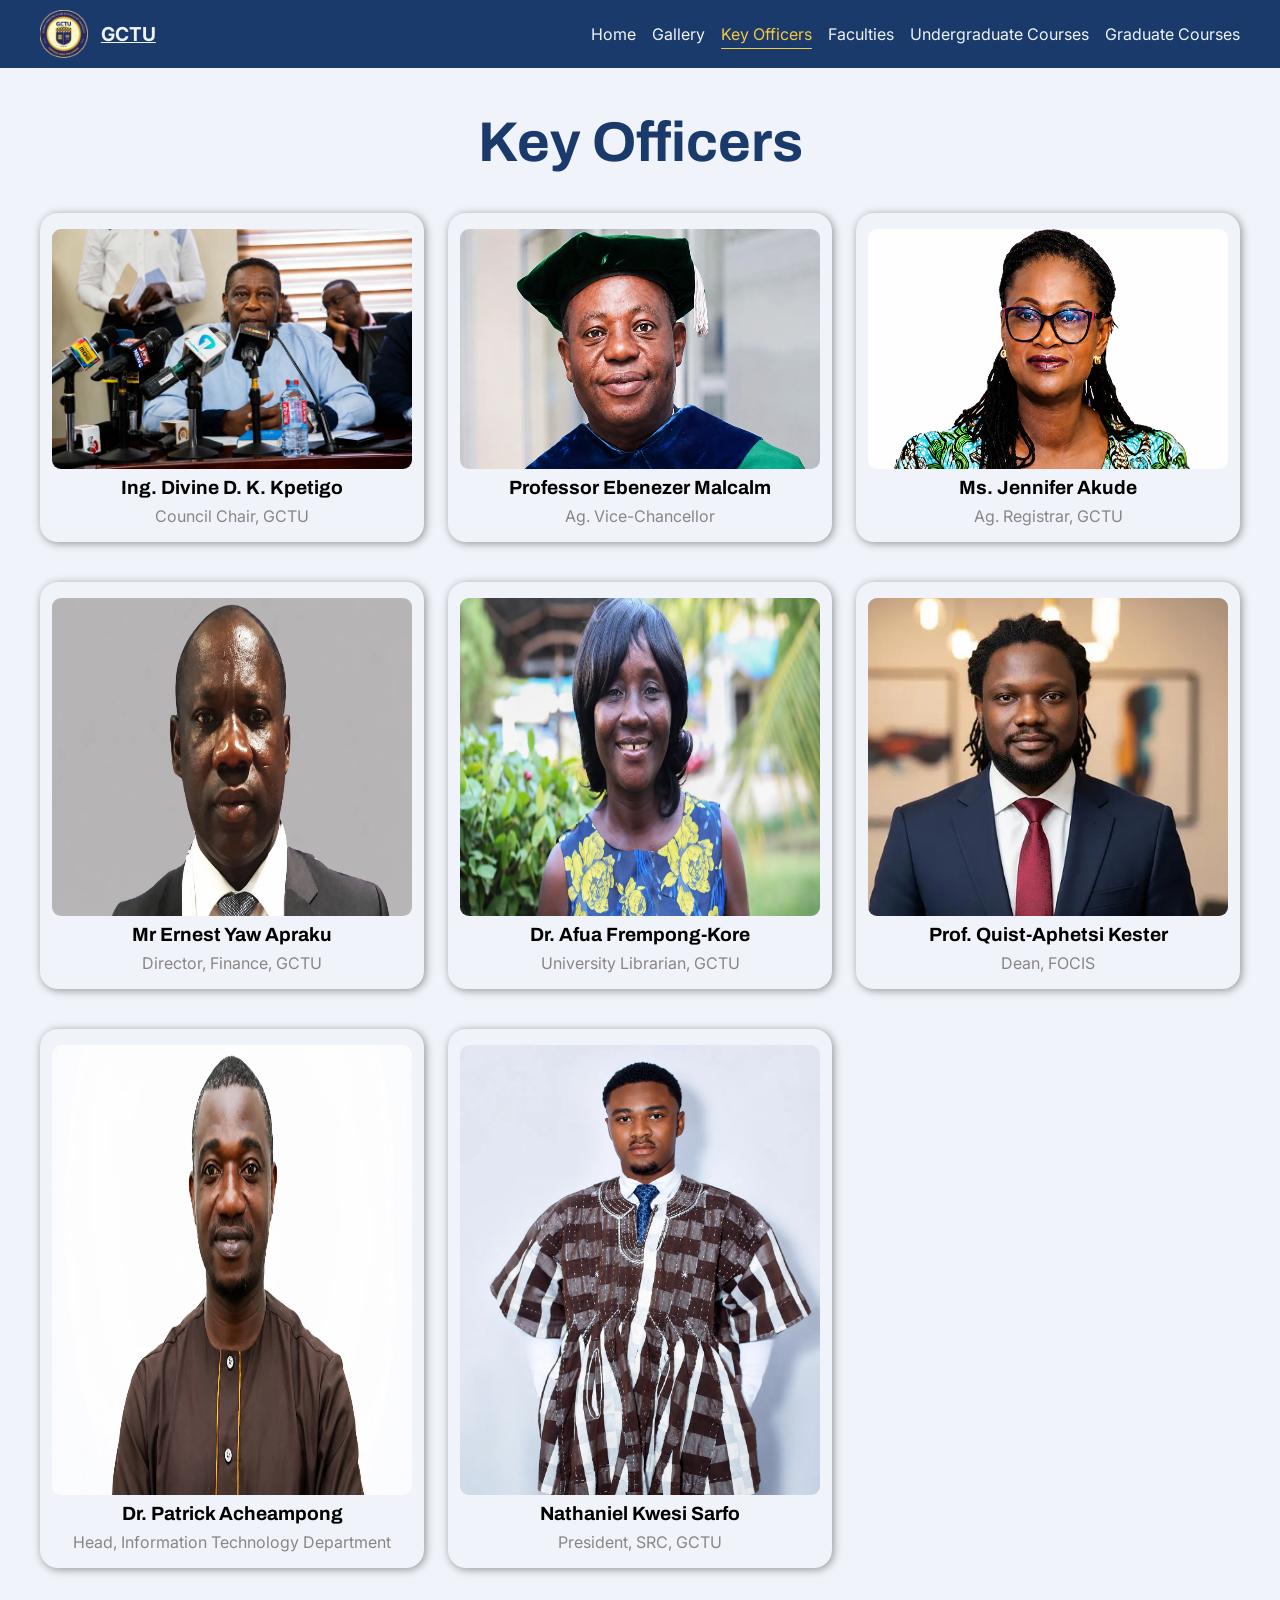
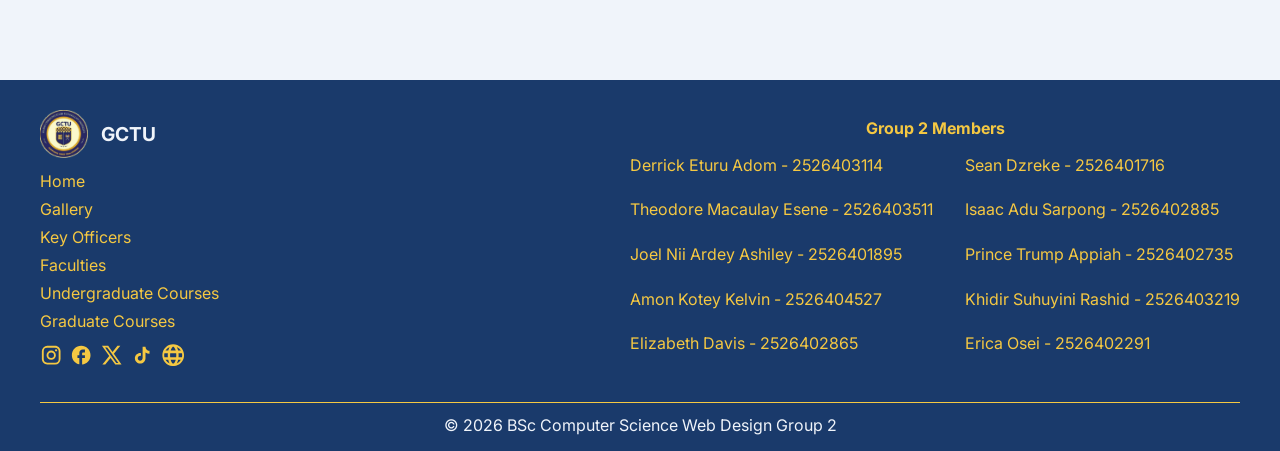
<file: key-officers.html>
<!DOCTYPE html>
<html lang="en">
<head>
    <meta charset="UTF-8">
    <meta name="viewport" content="width=device-width, initial-scale=1.0">
    <title>Key Officers</title>

    <!-- CSS Imports -->
    <link rel="stylesheet" href="./styles/style.css">
    <link rel="stylesheet" href="./styles/media-queries.css">

    <!-- Google Fonts Imports -->
    <link rel="preconnect" href="https://fonts.googleapis.com">
    <link rel="preconnect" href="https://fonts.gstatic.com" crossorigin>
    <link href="https://fonts.googleapis.com/css2?family=Archivo:ital,wght@0,100..900;1,100..900&family=Inter:ital,opsz,wght@0,14..32,100..900;1,14..32,100..900&display=swap" rel="stylesheet">
</head>
<body>
    <div class="app">
        <header>
            <div class="logo-container">
                <img src="../assets/gctu_logo.svg" alt="GCTU Logo">
                <a href="#"><u>GCTU</u></a>
            </div>

            <button class="hamburger-bttn" aria-controls="" aria-expanded="false">
                <svg fill="white" class="hamburger" viewBox="0 0 100 100" width="30">
                    <rect class="line top" width="80" height="10" x="10" y="25" rx="5"></rect>
                    <rect class="line middle" width="80" height="10" x="10" y="45" rx="5"></rect>
                    <rect class="line bottom" width="80" height="10" x="10" y="65" rx="5"></rect>
                </svg>
            </button>

            <ul class="primary-navigation" data-visible="false">
                <a class="tab" href="./index.html"><li>Home</li></a>
                <a class="tab" href="./gallery.html"><li>Gallery</li></a>
                <a class="tab active" href="#"><li>Key Officers</li></a>
                <a class="tab" href="./faculties.html"><li >Faculties</li></a>
                <a class="tab" href="./undergraduate-courses.html"><li>Undergraduate Courses</li></a>
                <a class="tab" href="./graduate-courses.html"><li>Graduate Courses</li></a>
            </ul>
        </header>

        <section class="key-officers" id="key-officers">
            <h3>Key Officers</h3>
            <div class="officer">
                <img src="../assets/chancellor.webp" alt="Image of the council chair of GCTU">
                <p class="name">Ing. Divine D. K. Kpetigo</p>
                <p class="position">Council Chair, GCTU</p>
            </div>
            <div class="officer">
                <img src="../assets/vc.webp" alt="Image of the vice chancellor of GCTU">
                <p class="name">Professor Ebenezer Malcalm</p>
                <p class="position">Ag. Vice-Chancellor</p>
            </div>
            <div class="officer">
                <img src="../assets/registrar.webp" alt="Image of the Ag. Registrar, Ghana Communication Technology University">
                <p class="name">Ms. Jennifer Akude</p>
                <p class="position">Ag. Registrar, GCTU</p>
            </div>
            <div class="officer">
                <img src="../assets/finance.webp" alt="Image of the Director, Finance, Ghana Communication Technology University">
                <p class="name">Mr Ernest Yaw Apraku</p>
                <p class="position">Director, Finance, GCTU</p>
            </div>
            <div class="officer">
                <img src="../assets/libraian.webp" alt="Image of the University Librarian, GCTU">
                <p class="name">Dr. Afua Frempong-Kore</p>
                <p class="position">University Librarian, GCTU</p>
            </div>
            <div class="officer">
                <img src="../assets/focis-head.webp" alt="Image of the dean of FOCIS">
                <p class="name">Prof. Quist-Aphetsi Kester</p>
                <p class="position">Dean, FOCIS</p>
            </div>
            <div class="officer">
                <img src="../assets/IT-head.webp" alt="Image of the IT department">
                <p class="name">Dr. Patrick Acheampong</p>
                <p class="position">Head, Information Technology Department</p>
            </div>
            <div class="officer">
                <img src="../assets/src-president.webp" alt="Image of the SRC president">
                <p class="name">Nathaniel Kwesi Sarfo</p>
                <p class="position">President, SRC, GCTU</p>
            </div>

        </section>

        <footer>
            <div class="links-container">
                <div class="logo-container">
                    <img src="../assets/gctu_logo.svg" alt="GCTU Logo">
                    <a href="#">GCTU</a>
                </div>

                <ul>
                    <li><a href="#home">Home</a></li>
                    <li><a href="#gallery">Gallery</a></li>
                    <li><a href="#key-officers">Key Officers</a></li>
                    <li><a href="#faculties">Faculties</a></li>
                    <li><a href="#undergraduate-courses">Undergraduate Courses</a></li>
                    <li><a href="#graduate-courses">Graduate Courses</a></li>
                </ul>

                <div class="socials">
                    <a href="https://www.instagram.com/gctu_official">
                        <svg xmlns="http://www.w3.org/2000/svg" width="1em" height="1em" viewBox="0 0 24 24"><title xmlns="">instagram</title><path fill="currentColor" d="M7.8 2h8.4C19.4 2 22 4.6 22 7.8v8.4a5.8 5.8 0 0 1-5.8 5.8H7.8C4.6 22 2 19.4 2 16.2V7.8A5.8 5.8 0 0 1 7.8 2m-.2 2A3.6 3.6 0 0 0 4 7.6v8.8C4 18.39 5.61 20 7.6 20h8.8a3.6 3.6 0 0 0 3.6-3.6V7.6C20 5.61 18.39 4 16.4 4zm9.65 1.5a1.25 1.25 0 0 1 1.25 1.25A1.25 1.25 0 0 1 17.25 8A1.25 1.25 0 0 1 16 6.75a1.25 1.25 0 0 1 1.25-1.25M12 7a5 5 0 0 1 5 5a5 5 0 0 1-5 5a5 5 0 0 1-5-5a5 5 0 0 1 5-5m0 2a3 3 0 0 0-3 3a3 3 0 0 0 3 3a3 3 0 0 0 3-3a3 3 0 0 0-3-3"/></svg>
                    </a>
                    <a href="https://web.facebook.com/gctuonline">
                        <svg xmlns="http://www.w3.org/2000/svg" width="1em" height="1em" viewBox="0 0 24 24"><title xmlns="">outline-facebook</title><path fill="currentColor" d="M22 12c0-5.52-4.48-10-10-10S2 6.48 2 12c0 4.84 3.44 8.87 8 9.8V15H8v-3h2V9.5C10 7.57 11.57 6 13.5 6H16v3h-2c-.55 0-1 .45-1 1v2h3v3h-3v6.95c5.05-.5 9-4.76 9-9.95"/></svg>
                    </a>
                    <a href="https://x.com/gctuonline">
                        <svg xmlns="http://www.w3.org/2000/svg" width="1em" height="1em" viewBox="0 0 24 24"><title xmlns="">x-solid</title><path fill="currentColor" d="M13.795 10.533L20.68 2h-3.073l-5.255 6.517L7.69 2H1l7.806 10.91L1.47 22h3.074l5.705-7.07L15.31 22H22zm-2.38 2.95L9.97 11.464L4.36 3.627h2.31l4.528 6.317l1.443 2.02l6.018 8.409h-2.31z"/></svg>
                    </a>
                    <a href="https://www.tiktok.com/@gctu_official">
                        <svg xmlns="http://www.w3.org/2000/svg" width="1em" height="1em" viewBox="0 0 24 24"><title xmlns="">round-tiktok</title><path fill="currentColor" d="M16.6 5.82s.51.5 0 0A4.28 4.28 0 0 1 15.54 3h-3.09v12.4a2.59 2.59 0 0 1-2.59 2.5c-1.42 0-2.6-1.16-2.6-2.6c0-1.72 1.66-3.01 3.37-2.48V9.66c-3.45-.46-6.47 2.22-6.47 5.64c0 3.33 2.76 5.7 5.69 5.7c3.14 0 5.69-2.55 5.69-5.7V9.01a7.35 7.35 0 0 0 4.3 1.38V7.3s-1.88.09-3.24-1.48"/></svg>
                    </a>
                    <a href="https://site.gctu.edu.gh/" target="_blank">
                        <svg xmlns="http://www.w3.org/2000/svg" width="1em" height="1em" viewBox="0 0 48 48"><title xmlns="">web-remix</title><path fill="currentColor" fill-rule="evenodd" d="M16.392 6.312a19.33 19.33 0 0 0-8.944 7.854h5.991c.47-2.082 1.09-3.996 1.836-5.677a21 21 0 0 1 1.117-2.177M4.75 24c0-1.49.17-2.941.49-4.334h7.346A48 48 0 0 0 12.393 24c0 1.476.065 2.925.193 4.332H5.239A19.3 19.3 0 0 1 4.75 24m2.697 9.832a19.33 19.33 0 0 0 8.945 7.856a21 21 0 0 1-1.117-2.177c-.747-1.681-1.366-3.596-1.836-5.679zm11.139 0a24.4 24.4 0 0 0 1.259 3.649c.739 1.664 1.554 2.855 2.334 3.597c.766.73 1.377.922 1.82.922s1.055-.192 1.822-.922c.779-.742 1.595-1.933 2.334-3.597c.477-1.075.902-2.3 1.259-3.649zm15.975 0c-.47 2.083-1.09 3.998-1.837 5.679a21 21 0 0 1-1.117 2.177a19.33 19.33 0 0 0 8.946-7.856zm8.2-5.5h-7.347A48 48 0 0 0 35.607 24c0-1.477-.066-2.926-.193-4.334h7.346c.32 1.393.49 2.844.49 4.334s-.17 2.94-.49 4.332m-12.37 0H17.608A43 43 0 0 1 17.393 24c0-1.5.075-2.95.216-4.334H30.39c.14 1.384.216 2.835.216 4.334s-.075 2.948-.216 4.332m4.17-14.166h5.991a19.33 19.33 0 0 0-8.945-7.854c.406.684.778 1.415 1.117 2.177c.747 1.68 1.366 3.595 1.836 5.677m-14.716-3.647a24.4 24.4 0 0 0-1.259 3.647h10.827a24.4 24.4 0 0 0-1.258-3.647c-.74-1.664-1.555-2.855-2.334-3.597C25.054 6.192 24.443 6 24 6s-1.055.192-1.821.922c-.78.742-1.595 1.933-2.334 3.597M24 .75C11.16.75.75 11.16.75 24S11.16 47.25 24 47.25S47.25 36.84 47.25 24S36.84.75 24 .75" clip-rule="evenodd"/></svg>
                    </a>
                </div>
            </div>

            <ul class="group-members">
                <li>Group 2 Members</li>
                <li>Derrick Eturu Adom - 2526403114</li>
                <li>Sean Dzreke - 2526401716</li>
                <li>Theodore Macaulay Esene - 2526403511</li>
                <li>Isaac Adu Sarpong - 2526402885</li>
                <li>Joel Nii Ardey Ashiley - 2526401895</li>
                <li>Prince Trump Appiah - 2526402735</li>
                <li>Amon Kotey Kelvin - 2526404527</li>
                <li>Khidir Suhuyini Rashid - 2526403219</li>
                <li>Elizabeth Davis - 2526402865</li>
                <li>Erica Osei - 2526402291</li>
            </ul>

            <p class="copyright-text">
                &copy; 2026 BSc Computer Science Web Design Group 2
            </p>
        </footer>
    </div>
    
    <script src="./script.js"></script>
</body>
</html>
</file>
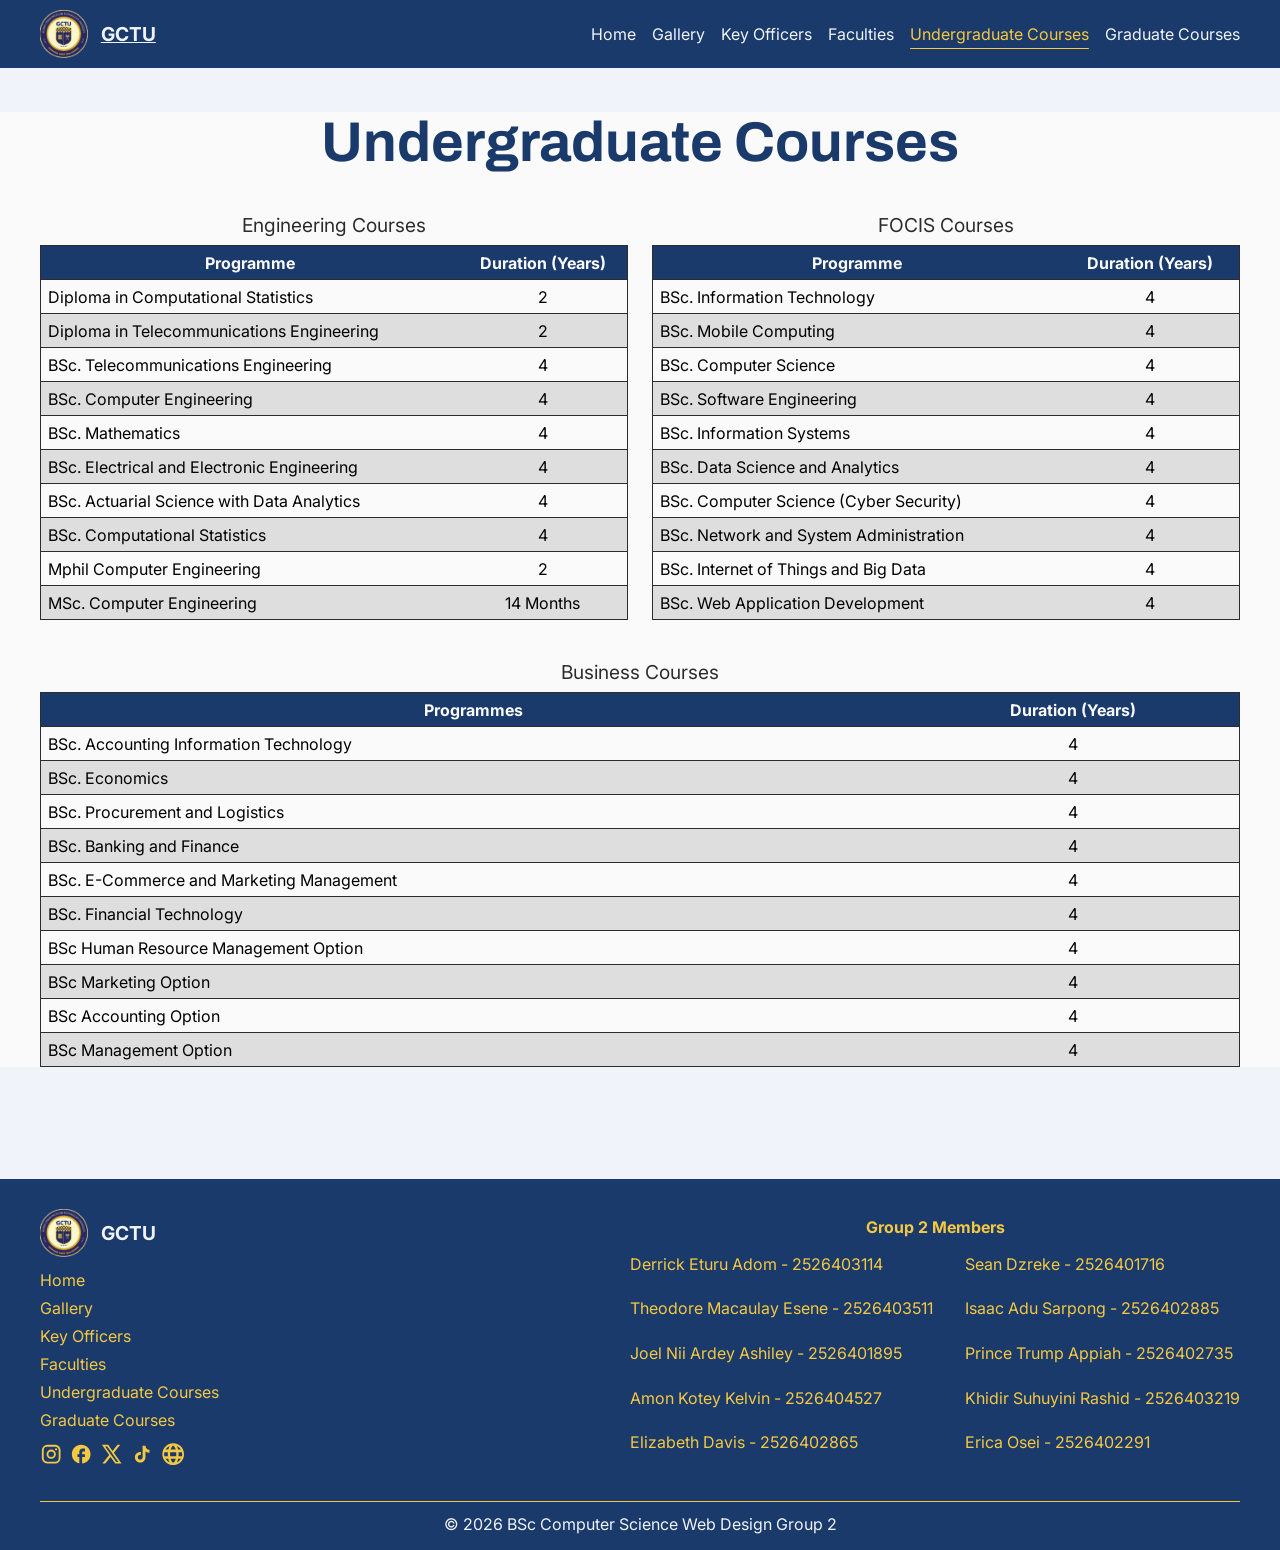
<file: undergraduate-courses.html>
<!DOCTYPE html>
<html lang="en">
<head>
    <meta charset="UTF-8">
    <meta name="viewport" content="width=device-width, initial-scale=1.0">
    <title>Undergraduate Courses</title>

    <!-- CSS Imports -->
    <link rel="stylesheet" href="./styles/style.css">
    <link rel="stylesheet" href="./styles/media-queries.css">

    <!-- Google Fonts Imports -->
    <link rel="preconnect" href="https://fonts.googleapis.com">
    <link rel="preconnect" href="https://fonts.gstatic.com" crossorigin>
    <link href="https://fonts.googleapis.com/css2?family=Archivo:ital,wght@0,100..900;1,100..900&family=Inter:ital,opsz,wght@0,14..32,100..900;1,14..32,100..900&display=swap" rel="stylesheet">
</head>
<body>
    <div class="app">
        <header>
            <div class="logo-container">
                <img src="../assets/gctu_logo.svg" alt="GCTU Logo">
                <a href="#"><u>GCTU</u></a>
            </div>

            <button class="hamburger-bttn" aria-controls="" aria-expanded="false">
                <svg fill="white" class="hamburger" viewBox="0 0 100 100" width="30">
                    <rect class="line top" width="80" height="10" x="10" y="25" rx="5"></rect>
                    <rect class="line middle" width="80" height="10" x="10" y="45" rx="5"></rect>
                    <rect class="line bottom" width="80" height="10" x="10" y="65" rx="5"></rect>
                </svg>
            </button>

            <ul class="primary-navigation" data-visible="false">
                <a class="tab" href="./index.html"><li>Home</li></a>
                <a class="tab" href="./gallery.html"><li>Gallery</li></a>
                <a class="tab" href="./key-officers.html"><li>Key Officers</li></a>
                <a class="tab" href="./faculties.html"><li >Faculties</li></a>
                <a class="tab active" href="#"><li>Undergraduate Courses</li></a>
                <a class="tab" href="./graduate-courses.html"><li>Graduate Courses</li></a>
            </ul>
        </header>

        <section class="undergraduate-courses" id="undergraduate-courses">
            <h3>Undergraduate Courses</h3>

            <table class="foe-courses">
                <caption>Engineering Courses</caption>
                <tr>
                    <th>Programme</th>
                    <th>Duration (Years)</th>
                </tr>
                <tr>
                    <td>Diploma in Computational Statistics</td>
                    <td>2</td>
                </tr>
                <tr>
                    <td>Diploma in Telecommunications Engineering</td>
                    <td>2</td>
                </tr>
                <tr>
                    <td>BSc. Telecommunications Engineering</td>
                    <td>4</td>
                </tr>
                <tr>
                    <td>BSc. Computer Engineering</td>
                    <td>4</td>
                </tr>
                <tr>
                    <td>BSc. Mathematics</td>
                    <td>4</td>
                </tr>
                <tr>
                    <td>BSc. Electrical and Electronic Engineering</td>
                    <td>4</td>
                </tr>
                <tr>
                    <td>BSc. Actuarial Science with Data Analytics</td>
                    <td>4</td>
                </tr>
                <tr>
                    <td>BSc. Computational Statistics</td>
                    <td>4</td>
                </tr>
                <tr>
                    <td>Mphil Computer Engineering</td>
                    <td>2</td>
                </tr>
                <tr>
                    <td>MSc. Computer Engineering</td>
                    <td>14 Months</td>
                </tr>
            </table>

            <table class="focis-courses">
                <caption>FOCIS Courses</caption>
                <tr>
                    <th>Programme</th>
                    <th>Duration (Years)</th>
                </tr>
                <tr>
                    <td>BSc. Information Technology</td>
                    <td>4</td>
                </tr>
                <tr>
                    <td>BSc. Mobile Computing</td>
                    <td>4</td>
                </tr>
                <tr>
                    <td>BSc. Computer Science</td>
                    <td>4</td>
                </tr>
                <tr>
                    <td>BSc. Software Engineering</td>
                    <td>4</td>
                </tr>
                <tr>
                    <td>BSc. Information Systems</td>
                    <td>4</td>
                </tr>
                <tr>
                    <td>BSc. Data Science and Analytics</td>
                    <td>4</td>
                </tr>
                <tr>
                    <td>BSc. Computer Science (Cyber Security)</td>
                    <td>4</td>
                </tr>
                <tr>
                    <td>BSc. Network and System Administration</td>
                    <td>4</td>
                </tr>
                <tr>
                    <td>BSc. Internet of Things and Big Data</td>
                    <td>4</td>
                </tr>
                <tr>
                    <td>BSc. Web Application Development </td>
                    <td>4</td>
                </tr>
            </table>

            <table class="business-courses">
                <caption>Business Courses</caption>
                <tr>
                    <th>Programmes</th>
                    <th>Duration (Years)</th>
                </tr>

                <tr>
                    <td>BSc. Accounting Information Technology</td>
                    <td>4</td>
                </tr>
                <tr>
                    <td>BSc. Economics</td>
                    <td>4</td>
                </tr>
                <tr>
                    <td>BSc. Procurement and Logistics</td>
                    <td>4</td>
                </tr>
                <tr>
                    <td>BSc. Banking and Finance</td>
                    <td>4</td>
                </tr>
                <tr>
                    <td>BSc. E-Commerce and Marketing Management</td>
                    <td>4</td>
                </tr>
                <tr>
                    <td>BSc. Financial Technology </td>
                    <td>4</td>
                </tr>
                <tr>
                    <td>BSc Human Resource Management Option</td>
                    <td>4</td>
                </tr>
                <tr>
                    <td>BSc Marketing Option</td>
                    <td>4</td>
                </tr>
                <tr>
                    <td>BSc Accounting Option</td>
                    <td>4</td>
                </tr>
                <tr>
                    <td>BSc Management Option</td>
                    <td>4</td>
                </tr>
            </table>
        </section>

        <footer>
            <div class="links-container">
                <div class="logo-container">
                    <img src="../assets/gctu_logo.svg" alt="GCTU Logo">
                    <a href="#">GCTU</a>
                </div>

                <ul>
                    <li><a href="#home">Home</a></li>
                    <li><a href="#gallery">Gallery</a></li>
                    <li><a href="#key-officers">Key Officers</a></li>
                    <li><a href="#faculties">Faculties</a></li>
                    <li><a href="#undergraduate-courses">Undergraduate Courses</a></li>
                    <li><a href="#graduate-courses">Graduate Courses</a></li>
                </ul>

                <div class="socials">
                    <a href="https://www.instagram.com/gctu_official">
                        <svg xmlns="http://www.w3.org/2000/svg" width="1em" height="1em" viewBox="0 0 24 24"><title xmlns="">instagram</title><path fill="currentColor" d="M7.8 2h8.4C19.4 2 22 4.6 22 7.8v8.4a5.8 5.8 0 0 1-5.8 5.8H7.8C4.6 22 2 19.4 2 16.2V7.8A5.8 5.8 0 0 1 7.8 2m-.2 2A3.6 3.6 0 0 0 4 7.6v8.8C4 18.39 5.61 20 7.6 20h8.8a3.6 3.6 0 0 0 3.6-3.6V7.6C20 5.61 18.39 4 16.4 4zm9.65 1.5a1.25 1.25 0 0 1 1.25 1.25A1.25 1.25 0 0 1 17.25 8A1.25 1.25 0 0 1 16 6.75a1.25 1.25 0 0 1 1.25-1.25M12 7a5 5 0 0 1 5 5a5 5 0 0 1-5 5a5 5 0 0 1-5-5a5 5 0 0 1 5-5m0 2a3 3 0 0 0-3 3a3 3 0 0 0 3 3a3 3 0 0 0 3-3a3 3 0 0 0-3-3"/></svg>
                    </a>
                    <a href="https://web.facebook.com/gctuonline">
                        <svg xmlns="http://www.w3.org/2000/svg" width="1em" height="1em" viewBox="0 0 24 24"><title xmlns="">outline-facebook</title><path fill="currentColor" d="M22 12c0-5.52-4.48-10-10-10S2 6.48 2 12c0 4.84 3.44 8.87 8 9.8V15H8v-3h2V9.5C10 7.57 11.57 6 13.5 6H16v3h-2c-.55 0-1 .45-1 1v2h3v3h-3v6.95c5.05-.5 9-4.76 9-9.95"/></svg>
                    </a>
                    <a href="https://x.com/gctuonline">
                        <svg xmlns="http://www.w3.org/2000/svg" width="1em" height="1em" viewBox="0 0 24 24"><title xmlns="">x-solid</title><path fill="currentColor" d="M13.795 10.533L20.68 2h-3.073l-5.255 6.517L7.69 2H1l7.806 10.91L1.47 22h3.074l5.705-7.07L15.31 22H22zm-2.38 2.95L9.97 11.464L4.36 3.627h2.31l4.528 6.317l1.443 2.02l6.018 8.409h-2.31z"/></svg>
                    </a>
                    <a href="https://www.tiktok.com/@gctu_official">
                        <svg xmlns="http://www.w3.org/2000/svg" width="1em" height="1em" viewBox="0 0 24 24"><title xmlns="">round-tiktok</title><path fill="currentColor" d="M16.6 5.82s.51.5 0 0A4.28 4.28 0 0 1 15.54 3h-3.09v12.4a2.59 2.59 0 0 1-2.59 2.5c-1.42 0-2.6-1.16-2.6-2.6c0-1.72 1.66-3.01 3.37-2.48V9.66c-3.45-.46-6.47 2.22-6.47 5.64c0 3.33 2.76 5.7 5.69 5.7c3.14 0 5.69-2.55 5.69-5.7V9.01a7.35 7.35 0 0 0 4.3 1.38V7.3s-1.88.09-3.24-1.48"/></svg>
                    </a>
                    <a href="https://site.gctu.edu.gh/" target="_blank">
                        <svg xmlns="http://www.w3.org/2000/svg" width="1em" height="1em" viewBox="0 0 48 48"><title xmlns="">web-remix</title><path fill="currentColor" fill-rule="evenodd" d="M16.392 6.312a19.33 19.33 0 0 0-8.944 7.854h5.991c.47-2.082 1.09-3.996 1.836-5.677a21 21 0 0 1 1.117-2.177M4.75 24c0-1.49.17-2.941.49-4.334h7.346A48 48 0 0 0 12.393 24c0 1.476.065 2.925.193 4.332H5.239A19.3 19.3 0 0 1 4.75 24m2.697 9.832a19.33 19.33 0 0 0 8.945 7.856a21 21 0 0 1-1.117-2.177c-.747-1.681-1.366-3.596-1.836-5.679zm11.139 0a24.4 24.4 0 0 0 1.259 3.649c.739 1.664 1.554 2.855 2.334 3.597c.766.73 1.377.922 1.82.922s1.055-.192 1.822-.922c.779-.742 1.595-1.933 2.334-3.597c.477-1.075.902-2.3 1.259-3.649zm15.975 0c-.47 2.083-1.09 3.998-1.837 5.679a21 21 0 0 1-1.117 2.177a19.33 19.33 0 0 0 8.946-7.856zm8.2-5.5h-7.347A48 48 0 0 0 35.607 24c0-1.477-.066-2.926-.193-4.334h7.346c.32 1.393.49 2.844.49 4.334s-.17 2.94-.49 4.332m-12.37 0H17.608A43 43 0 0 1 17.393 24c0-1.5.075-2.95.216-4.334H30.39c.14 1.384.216 2.835.216 4.334s-.075 2.948-.216 4.332m4.17-14.166h5.991a19.33 19.33 0 0 0-8.945-7.854c.406.684.778 1.415 1.117 2.177c.747 1.68 1.366 3.595 1.836 5.677m-14.716-3.647a24.4 24.4 0 0 0-1.259 3.647h10.827a24.4 24.4 0 0 0-1.258-3.647c-.74-1.664-1.555-2.855-2.334-3.597C25.054 6.192 24.443 6 24 6s-1.055.192-1.821.922c-.78.742-1.595 1.933-2.334 3.597M24 .75C11.16.75.75 11.16.75 24S11.16 47.25 24 47.25S47.25 36.84 47.25 24S36.84.75 24 .75" clip-rule="evenodd"/></svg>
                    </a>
                </div>
            </div>

            <ul class="group-members">
                <li>Group 2 Members</li>
                <li>Derrick Eturu Adom - 2526403114</li>
                <li>Sean Dzreke - 2526401716</li>
                <li>Theodore Macaulay Esene - 2526403511</li>
                <li>Isaac Adu Sarpong - 2526402885</li>
                <li>Joel Nii Ardey Ashiley - 2526401895</li>
                <li>Prince Trump Appiah - 2526402735</li>
                <li>Amon Kotey Kelvin - 2526404527</li>
                <li>Khidir Suhuyini Rashid - 2526403219</li>
                <li>Elizabeth Davis - 2526402865</li>
                <li>Erica Osei - 2526402291</li>
            </ul>

            <p class="copyright-text">
                &copy; 2026 BSc Computer Science Web Design Group 2
            </p>
        </footer>
    </div>

    <script src="./script.js" defer></script>
</body>
</html>
</file>
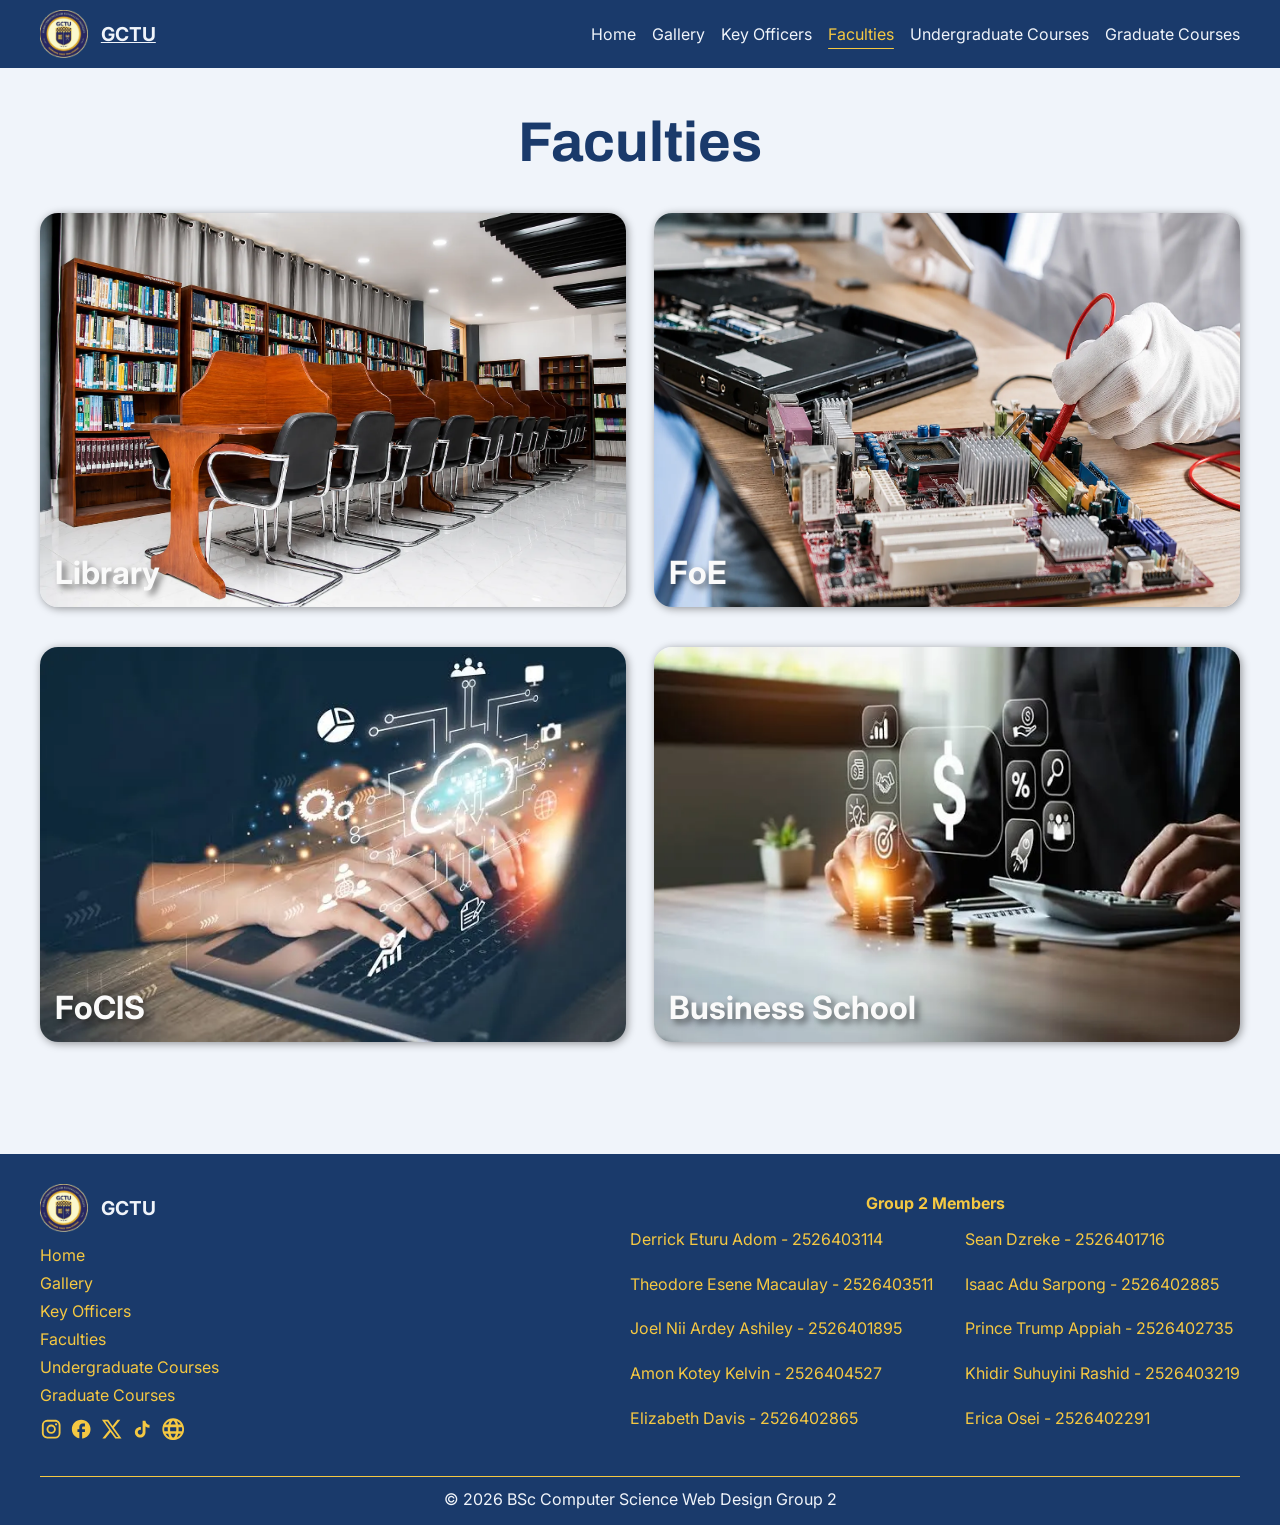
<file: pages/faculties.html>
<!DOCTYPE html>
<html lang="en">
<head>
    <meta charset="UTF-8">
    <meta name="viewport" content="width=device-width, initial-scale=1.0">
    <title>Faculties</title>

    <!-- CSS Imports -->
    <link rel="stylesheet" href="../styles/style.css">
    <link rel="stylesheet" href="../styles/media-queries.css">

    <!-- Google Fonts Imports -->
    <link rel="preconnect" href="https://fonts.googleapis.com">
    <link rel="preconnect" href="https://fonts.gstatic.com" crossorigin>
    <link href="https://fonts.googleapis.com/css2?family=Archivo:ital,wght@0,100..900;1,100..900&family=Inter:ital,opsz,wght@0,14..32,100..900;1,14..32,100..900&display=swap" rel="stylesheet">
</head>
<body>
    <div class="app">
        <header>
            <div class="logo-container">
                <img src="../assets/gctu_logo.svg" alt="GCTU Logo">
                <a href="#"><u>GCTU</u></a>
            </div>

            <button class="hamburger-bttn" aria-controls="" aria-expanded="false">
                <svg fill="white" class="hamburger" viewBox="0 0 100 100" width="30">
                    <rect class="line top" width="80" height="10" x="10" y="25" rx="5"></rect>
                    <rect class="line middle" width="80" height="10" x="10" y="45" rx="5"></rect>
                    <rect class="line bottom" width="80" height="10" x="10" y="65" rx="5"></rect>
                </svg>
            </button>

            <ul class="primary-navigation" data-visible="false">
                <a class="tab" href="../pages/index.html"><li>Home</li></a>
                <a class="tab" href="../pages/gallery.html"><li>Gallery</li></a>
                <a class="tab" href="../pages/key-officers.html"><li>Key Officers</li></a>
                <a class="tab active" href="#"><li >Faculties</li></a>
                <a class="tab" href="../pages/undergraduate-courses.html"><li>Undergraduate Courses</li></a>
                <a class="tab" href="../pages/graduate-courses.html"><li>Graduate Courses</li></a>
            </ul>
        </header>

        <section class="faculties" id="faculties">
            <h3>Faculties</h3>
            <div class="faculty">
                <img src="../assets/library.webp" alt="Image of GCTU's Library">
                <p>Library</p>
            </div>
            <div class="faculty">
                <img src="../assets/computer-engineering.webp" alt="Computer Engineering at GCTU">
                <p>FoE</p>
            </div>
            <div class="faculty">
                <img src="../assets/cs.webp" alt="Computer Science at GCTU">
                <p>FoCIS</p>
            </div>
            <div class="faculty">
                <img src="../assets/business.webp" alt="Business at GCTU">
                <p>Business School</p>
            </div>
        </section>

        <footer>
            <div class="links-container">
                <div class="logo-container">
                    <img src="../assets/gctu_logo.svg" alt="GCTU Logo">
                    <a href="#">GCTU</a>
                </div>

                <ul>
                    <li><a href="#home">Home</a></li>
                    <li><a href="#gallery">Gallery</a></li>
                    <li><a href="#key-officers">Key Officers</a></li>
                    <li><a href="#faculties">Faculties</a></li>
                    <li><a href="#undergraduate-courses">Undergraduate Courses</a></li>
                    <li><a href="#graduate-courses">Graduate Courses</a></li>
                </ul>

                <div class="socials">
                    <a href="https://www.instagram.com/gctu_official">
                        <svg xmlns="http://www.w3.org/2000/svg" width="1em" height="1em" viewBox="0 0 24 24"><title xmlns="">instagram</title><path fill="currentColor" d="M7.8 2h8.4C19.4 2 22 4.6 22 7.8v8.4a5.8 5.8 0 0 1-5.8 5.8H7.8C4.6 22 2 19.4 2 16.2V7.8A5.8 5.8 0 0 1 7.8 2m-.2 2A3.6 3.6 0 0 0 4 7.6v8.8C4 18.39 5.61 20 7.6 20h8.8a3.6 3.6 0 0 0 3.6-3.6V7.6C20 5.61 18.39 4 16.4 4zm9.65 1.5a1.25 1.25 0 0 1 1.25 1.25A1.25 1.25 0 0 1 17.25 8A1.25 1.25 0 0 1 16 6.75a1.25 1.25 0 0 1 1.25-1.25M12 7a5 5 0 0 1 5 5a5 5 0 0 1-5 5a5 5 0 0 1-5-5a5 5 0 0 1 5-5m0 2a3 3 0 0 0-3 3a3 3 0 0 0 3 3a3 3 0 0 0 3-3a3 3 0 0 0-3-3"/></svg>
                    </a>
                    <a href="https://web.facebook.com/gctuonline">
                        <svg xmlns="http://www.w3.org/2000/svg" width="1em" height="1em" viewBox="0 0 24 24"><title xmlns="">outline-facebook</title><path fill="currentColor" d="M22 12c0-5.52-4.48-10-10-10S2 6.48 2 12c0 4.84 3.44 8.87 8 9.8V15H8v-3h2V9.5C10 7.57 11.57 6 13.5 6H16v3h-2c-.55 0-1 .45-1 1v2h3v3h-3v6.95c5.05-.5 9-4.76 9-9.95"/></svg>
                    </a>
                    <a href="https://x.com/gctuonline">
                        <svg xmlns="http://www.w3.org/2000/svg" width="1em" height="1em" viewBox="0 0 24 24"><title xmlns="">x-solid</title><path fill="currentColor" d="M13.795 10.533L20.68 2h-3.073l-5.255 6.517L7.69 2H1l7.806 10.91L1.47 22h3.074l5.705-7.07L15.31 22H22zm-2.38 2.95L9.97 11.464L4.36 3.627h2.31l4.528 6.317l1.443 2.02l6.018 8.409h-2.31z"/></svg>
                    </a>
                    <a href="https://www.tiktok.com/@gctu_official">
                        <svg xmlns="http://www.w3.org/2000/svg" width="1em" height="1em" viewBox="0 0 24 24"><title xmlns="">round-tiktok</title><path fill="currentColor" d="M16.6 5.82s.51.5 0 0A4.28 4.28 0 0 1 15.54 3h-3.09v12.4a2.59 2.59 0 0 1-2.59 2.5c-1.42 0-2.6-1.16-2.6-2.6c0-1.72 1.66-3.01 3.37-2.48V9.66c-3.45-.46-6.47 2.22-6.47 5.64c0 3.33 2.76 5.7 5.69 5.7c3.14 0 5.69-2.55 5.69-5.7V9.01a7.35 7.35 0 0 0 4.3 1.38V7.3s-1.88.09-3.24-1.48"/></svg>
                    </a>
                    <a href="https://site.gctu.edu.gh/" target="_blank">
                        <svg xmlns="http://www.w3.org/2000/svg" width="1em" height="1em" viewBox="0 0 48 48"><title xmlns="">web-remix</title><path fill="currentColor" fill-rule="evenodd" d="M16.392 6.312a19.33 19.33 0 0 0-8.944 7.854h5.991c.47-2.082 1.09-3.996 1.836-5.677a21 21 0 0 1 1.117-2.177M4.75 24c0-1.49.17-2.941.49-4.334h7.346A48 48 0 0 0 12.393 24c0 1.476.065 2.925.193 4.332H5.239A19.3 19.3 0 0 1 4.75 24m2.697 9.832a19.33 19.33 0 0 0 8.945 7.856a21 21 0 0 1-1.117-2.177c-.747-1.681-1.366-3.596-1.836-5.679zm11.139 0a24.4 24.4 0 0 0 1.259 3.649c.739 1.664 1.554 2.855 2.334 3.597c.766.73 1.377.922 1.82.922s1.055-.192 1.822-.922c.779-.742 1.595-1.933 2.334-3.597c.477-1.075.902-2.3 1.259-3.649zm15.975 0c-.47 2.083-1.09 3.998-1.837 5.679a21 21 0 0 1-1.117 2.177a19.33 19.33 0 0 0 8.946-7.856zm8.2-5.5h-7.347A48 48 0 0 0 35.607 24c0-1.477-.066-2.926-.193-4.334h7.346c.32 1.393.49 2.844.49 4.334s-.17 2.94-.49 4.332m-12.37 0H17.608A43 43 0 0 1 17.393 24c0-1.5.075-2.95.216-4.334H30.39c.14 1.384.216 2.835.216 4.334s-.075 2.948-.216 4.332m4.17-14.166h5.991a19.33 19.33 0 0 0-8.945-7.854c.406.684.778 1.415 1.117 2.177c.747 1.68 1.366 3.595 1.836 5.677m-14.716-3.647a24.4 24.4 0 0 0-1.259 3.647h10.827a24.4 24.4 0 0 0-1.258-3.647c-.74-1.664-1.555-2.855-2.334-3.597C25.054 6.192 24.443 6 24 6s-1.055.192-1.821.922c-.78.742-1.595 1.933-2.334 3.597M24 .75C11.16.75.75 11.16.75 24S11.16 47.25 24 47.25S47.25 36.84 47.25 24S36.84.75 24 .75" clip-rule="evenodd"/></svg>
                    </a>
                </div>
            </div>

            <ul class="group-members">
                <li>Group 2 Members</li>
                <li>Derrick Eturu Adom - 2526403114</li>
                <li>Sean Dzreke - 2526401716</li>
                <li>Theodore Esene Macaulay - 2526403511</li>
                <li>Isaac Adu Sarpong - 2526402885</li>
                <li>Joel Nii Ardey Ashiley - 2526401895</li>
                <li>Prince Trump Appiah - 2526402735</li>
                <li>Amon Kotey Kelvin - 2526404527</li>
                <li>Khidir Suhuyini Rashid - 2526403219</li>
                <li>Elizabeth Davis - 2526402865</li>
                <li>Erica Osei - 2526402291</li>
            </ul>

            <p class="copyright-text">
                &copy; 2026 BSc Computer Science Web Design Group 2
            </p>
        </footer>
    </div>

    <script src="../script.js" defer></script>
</body>
</html>
</file>
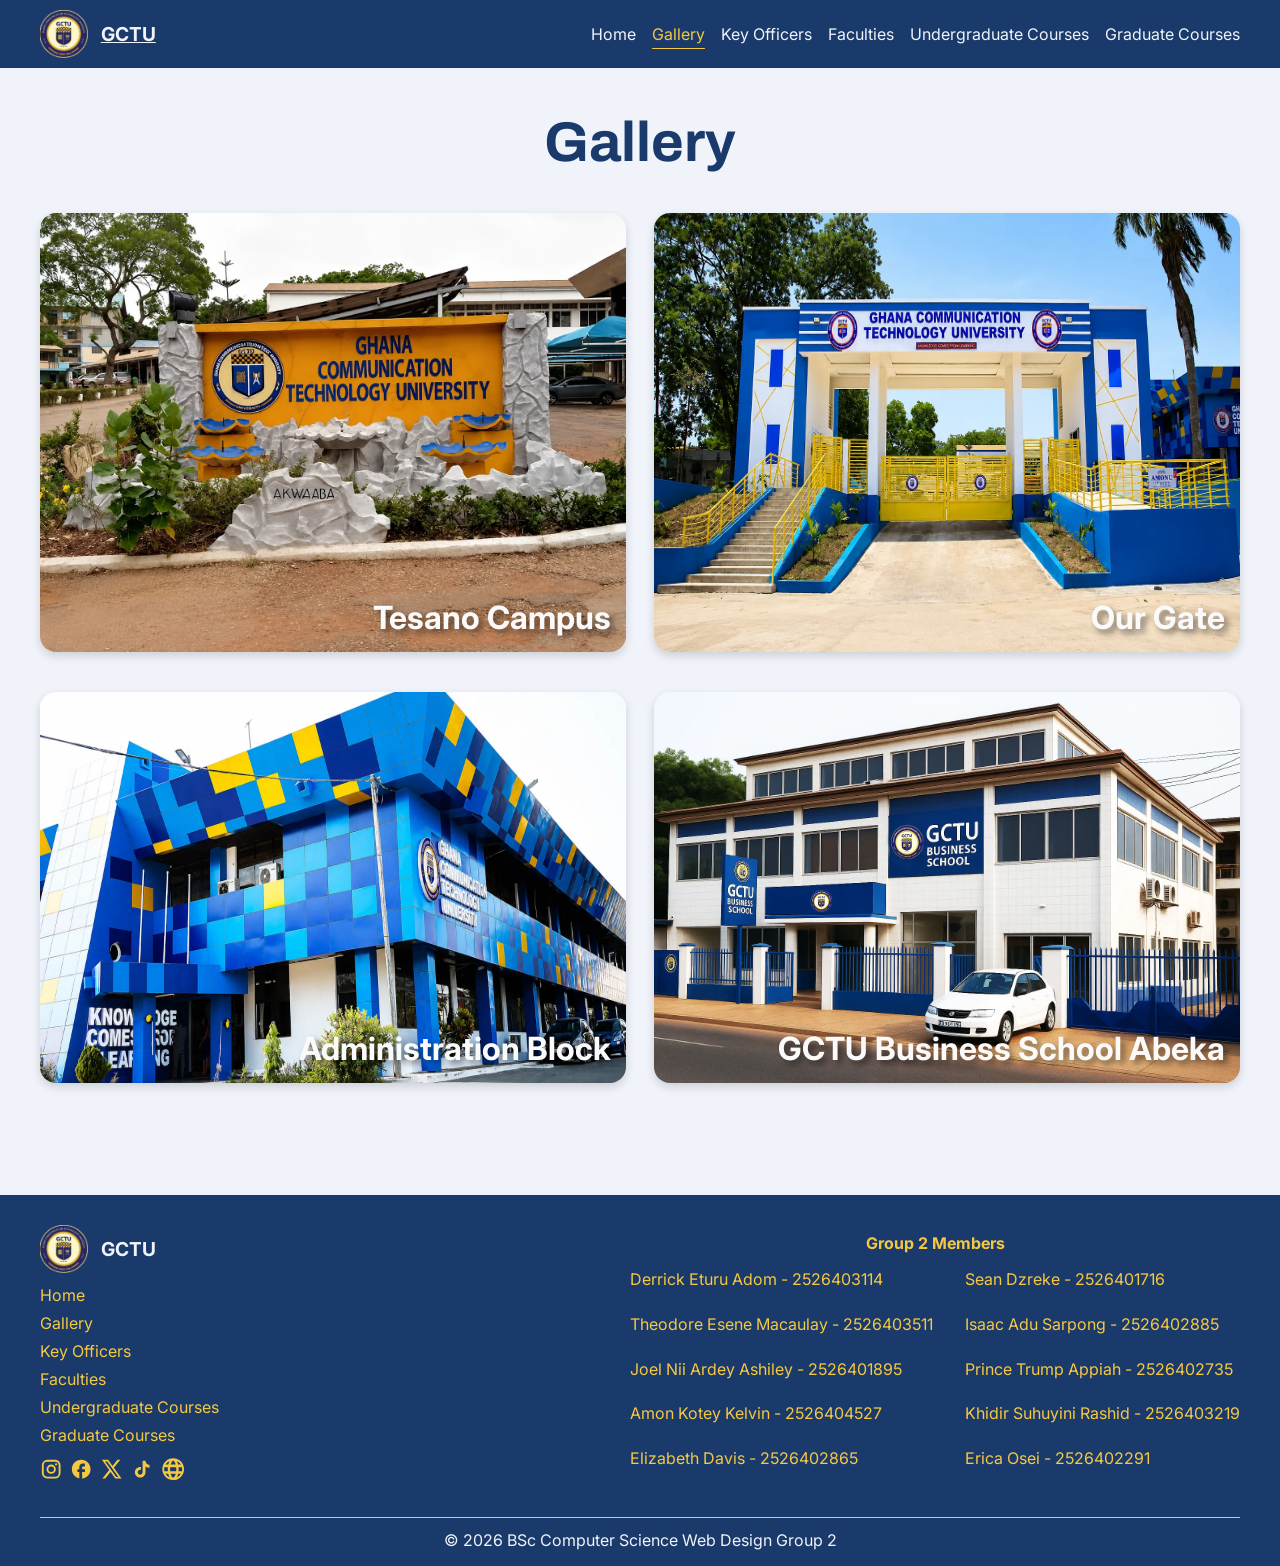
<file: pages/gallery.html>
<!DOCTYPE html>
<html lang="en">
<head>
    <meta charset="UTF-8">
    <meta name="viewport" content="width=device-width, initial-scale=1.0">
    <title>Gallery</title>

    <!-- CSS Imports -->
    <link rel="stylesheet" href="../styles/style.css">
    <link rel="stylesheet" href="../styles/media-queries.css">

    <!-- Google Fonts Imports -->
    <link rel="preconnect" href="https://fonts.googleapis.com">
    <link rel="preconnect" href="https://fonts.gstatic.com" crossorigin>
    <link href="https://fonts.googleapis.com/css2?family=Archivo:ital,wght@0,100..900;1,100..900&family=Inter:ital,opsz,wght@0,14..32,100..900;1,14..32,100..900&display=swap" rel="stylesheet">
</head>
<body>
    <div class="app">
        <header>
            <div class="logo-container">
                <img src="../assets/gctu_logo.svg" alt="GCTU Logo">
                <a href="#"><u>GCTU</u></a>
            </div>

            <button class="hamburger-bttn" aria-controls="" aria-expanded="false">
                <svg fill="white" class="hamburger" viewBox="0 0 100 100" width="30">
                    <rect class="line top" width="80" height="10" x="10" y="25" rx="5"></rect>
                    <rect class="line middle" width="80" height="10" x="10" y="45" rx="5"></rect>
                    <rect class="line bottom" width="80" height="10" x="10" y="65" rx="5"></rect>
                </svg>
            </button>

            <ul class="primary-navigation" data-visible="false">
                <a class="tab" href="../pages/index.html"><li>Home</li></a>
                <a class="tab active" href="#"><li>Gallery</li></a>
                <a class="tab" href="../pages/key-officers.html"><li>Key Officers</li></a>
                <a class="tab" href="../pages/faculties.html"><li >Faculties</li></a>
                <a class="tab" href="../pages/undergraduate-courses.html"><li>Undergraduate Courses</li></a>
                <a class="tab" href="../pages/graduate-courses.html"><li>Graduate Courses</li></a>
            </ul>
        </header>

        <section class="gallery-section" id="gallery">
            <h3>Gallery</h3>
            <div class="gallery-card">
                <img src="../assets/welcome.webp" alt="GCTU akwaaba image">
                <p>Tesano Campus</p>
            </div>
            <div class="gallery-card">
                <img src="../assets/gate.webp" alt="GCTU gate">
                <p>Our Gate</p>
            </div>
            <div class="gallery-card">
                <img src="../assets/adminstration-block.webp" alt="GCTU administration block">
                <p>Administration Block</p>
            </div>
            <div class="gallery-card">
                <img src="../assets/gctu-business.webp" alt="GCTU Business Campus">
                <p>GCTU Business School Abeka</p>
            </div>
        </section>

        <footer>
            <div class="links-container">
                <div class="logo-container">
                    <img src="../assets/gctu_logo.svg" alt="GCTU Logo">
                    <a href="#">GCTU</a>
                </div>

                <ul>
                    <li><a href="#home">Home</a></li>
                    <li><a href="#gallery">Gallery</a></li>
                    <li><a href="#key-officers">Key Officers</a></li>
                    <li><a href="#faculties">Faculties</a></li>
                    <li><a href="#undergraduate-courses">Undergraduate Courses</a></li>
                    <li><a href="#graduate-courses">Graduate Courses</a></li>
                </ul>

                <div class="socials">
                    <a href="https://www.instagram.com/gctu_official">
                        <svg xmlns="http://www.w3.org/2000/svg" width="1em" height="1em" viewBox="0 0 24 24"><title xmlns="">instagram</title><path fill="currentColor" d="M7.8 2h8.4C19.4 2 22 4.6 22 7.8v8.4a5.8 5.8 0 0 1-5.8 5.8H7.8C4.6 22 2 19.4 2 16.2V7.8A5.8 5.8 0 0 1 7.8 2m-.2 2A3.6 3.6 0 0 0 4 7.6v8.8C4 18.39 5.61 20 7.6 20h8.8a3.6 3.6 0 0 0 3.6-3.6V7.6C20 5.61 18.39 4 16.4 4zm9.65 1.5a1.25 1.25 0 0 1 1.25 1.25A1.25 1.25 0 0 1 17.25 8A1.25 1.25 0 0 1 16 6.75a1.25 1.25 0 0 1 1.25-1.25M12 7a5 5 0 0 1 5 5a5 5 0 0 1-5 5a5 5 0 0 1-5-5a5 5 0 0 1 5-5m0 2a3 3 0 0 0-3 3a3 3 0 0 0 3 3a3 3 0 0 0 3-3a3 3 0 0 0-3-3"/></svg>
                    </a>
                    <a href="https://web.facebook.com/gctuonline">
                        <svg xmlns="http://www.w3.org/2000/svg" width="1em" height="1em" viewBox="0 0 24 24"><title xmlns="">outline-facebook</title><path fill="currentColor" d="M22 12c0-5.52-4.48-10-10-10S2 6.48 2 12c0 4.84 3.44 8.87 8 9.8V15H8v-3h2V9.5C10 7.57 11.57 6 13.5 6H16v3h-2c-.55 0-1 .45-1 1v2h3v3h-3v6.95c5.05-.5 9-4.76 9-9.95"/></svg>
                    </a>
                    <a href="https://x.com/gctuonline">
                        <svg xmlns="http://www.w3.org/2000/svg" width="1em" height="1em" viewBox="0 0 24 24"><title xmlns="">x-solid</title><path fill="currentColor" d="M13.795 10.533L20.68 2h-3.073l-5.255 6.517L7.69 2H1l7.806 10.91L1.47 22h3.074l5.705-7.07L15.31 22H22zm-2.38 2.95L9.97 11.464L4.36 3.627h2.31l4.528 6.317l1.443 2.02l6.018 8.409h-2.31z"/></svg>
                    </a>
                    <a href="https://www.tiktok.com/@gctu_official">
                        <svg xmlns="http://www.w3.org/2000/svg" width="1em" height="1em" viewBox="0 0 24 24"><title xmlns="">round-tiktok</title><path fill="currentColor" d="M16.6 5.82s.51.5 0 0A4.28 4.28 0 0 1 15.54 3h-3.09v12.4a2.59 2.59 0 0 1-2.59 2.5c-1.42 0-2.6-1.16-2.6-2.6c0-1.72 1.66-3.01 3.37-2.48V9.66c-3.45-.46-6.47 2.22-6.47 5.64c0 3.33 2.76 5.7 5.69 5.7c3.14 0 5.69-2.55 5.69-5.7V9.01a7.35 7.35 0 0 0 4.3 1.38V7.3s-1.88.09-3.24-1.48"/></svg>
                    </a>
                    <a href="https://site.gctu.edu.gh/" target="_blank">
                        <svg xmlns="http://www.w3.org/2000/svg" width="1em" height="1em" viewBox="0 0 48 48"><title xmlns="">web-remix</title><path fill="currentColor" fill-rule="evenodd" d="M16.392 6.312a19.33 19.33 0 0 0-8.944 7.854h5.991c.47-2.082 1.09-3.996 1.836-5.677a21 21 0 0 1 1.117-2.177M4.75 24c0-1.49.17-2.941.49-4.334h7.346A48 48 0 0 0 12.393 24c0 1.476.065 2.925.193 4.332H5.239A19.3 19.3 0 0 1 4.75 24m2.697 9.832a19.33 19.33 0 0 0 8.945 7.856a21 21 0 0 1-1.117-2.177c-.747-1.681-1.366-3.596-1.836-5.679zm11.139 0a24.4 24.4 0 0 0 1.259 3.649c.739 1.664 1.554 2.855 2.334 3.597c.766.73 1.377.922 1.82.922s1.055-.192 1.822-.922c.779-.742 1.595-1.933 2.334-3.597c.477-1.075.902-2.3 1.259-3.649zm15.975 0c-.47 2.083-1.09 3.998-1.837 5.679a21 21 0 0 1-1.117 2.177a19.33 19.33 0 0 0 8.946-7.856zm8.2-5.5h-7.347A48 48 0 0 0 35.607 24c0-1.477-.066-2.926-.193-4.334h7.346c.32 1.393.49 2.844.49 4.334s-.17 2.94-.49 4.332m-12.37 0H17.608A43 43 0 0 1 17.393 24c0-1.5.075-2.95.216-4.334H30.39c.14 1.384.216 2.835.216 4.334s-.075 2.948-.216 4.332m4.17-14.166h5.991a19.33 19.33 0 0 0-8.945-7.854c.406.684.778 1.415 1.117 2.177c.747 1.68 1.366 3.595 1.836 5.677m-14.716-3.647a24.4 24.4 0 0 0-1.259 3.647h10.827a24.4 24.4 0 0 0-1.258-3.647c-.74-1.664-1.555-2.855-2.334-3.597C25.054 6.192 24.443 6 24 6s-1.055.192-1.821.922c-.78.742-1.595 1.933-2.334 3.597M24 .75C11.16.75.75 11.16.75 24S11.16 47.25 24 47.25S47.25 36.84 47.25 24S36.84.75 24 .75" clip-rule="evenodd"/></svg>
                    </a>
                </div>
            </div>

            <ul class="group-members">
                <li>Group 2 Members</li>
                <li>Derrick Eturu Adom - 2526403114</li>
                <li>Sean Dzreke - 2526401716</li>
                <li>Theodore Esene Macaulay - 2526403511</li>
                <li>Isaac Adu Sarpong - 2526402885</li>
                <li>Joel Nii Ardey Ashiley - 2526401895</li>
                <li>Prince Trump Appiah - 2526402735</li>
                <li>Amon Kotey Kelvin - 2526404527</li>
                <li>Khidir Suhuyini Rashid - 2526403219</li>
                <li>Elizabeth Davis - 2526402865</li>
                <li>Erica Osei - 2526402291</li>
            </ul>

            <p class="copyright-text">
                &copy; 2026 BSc Computer Science Web Design Group 2
            </p>
        </footer>
    </div>

    <script src="../script.js" defer></script>
</body>
</html>
</file>
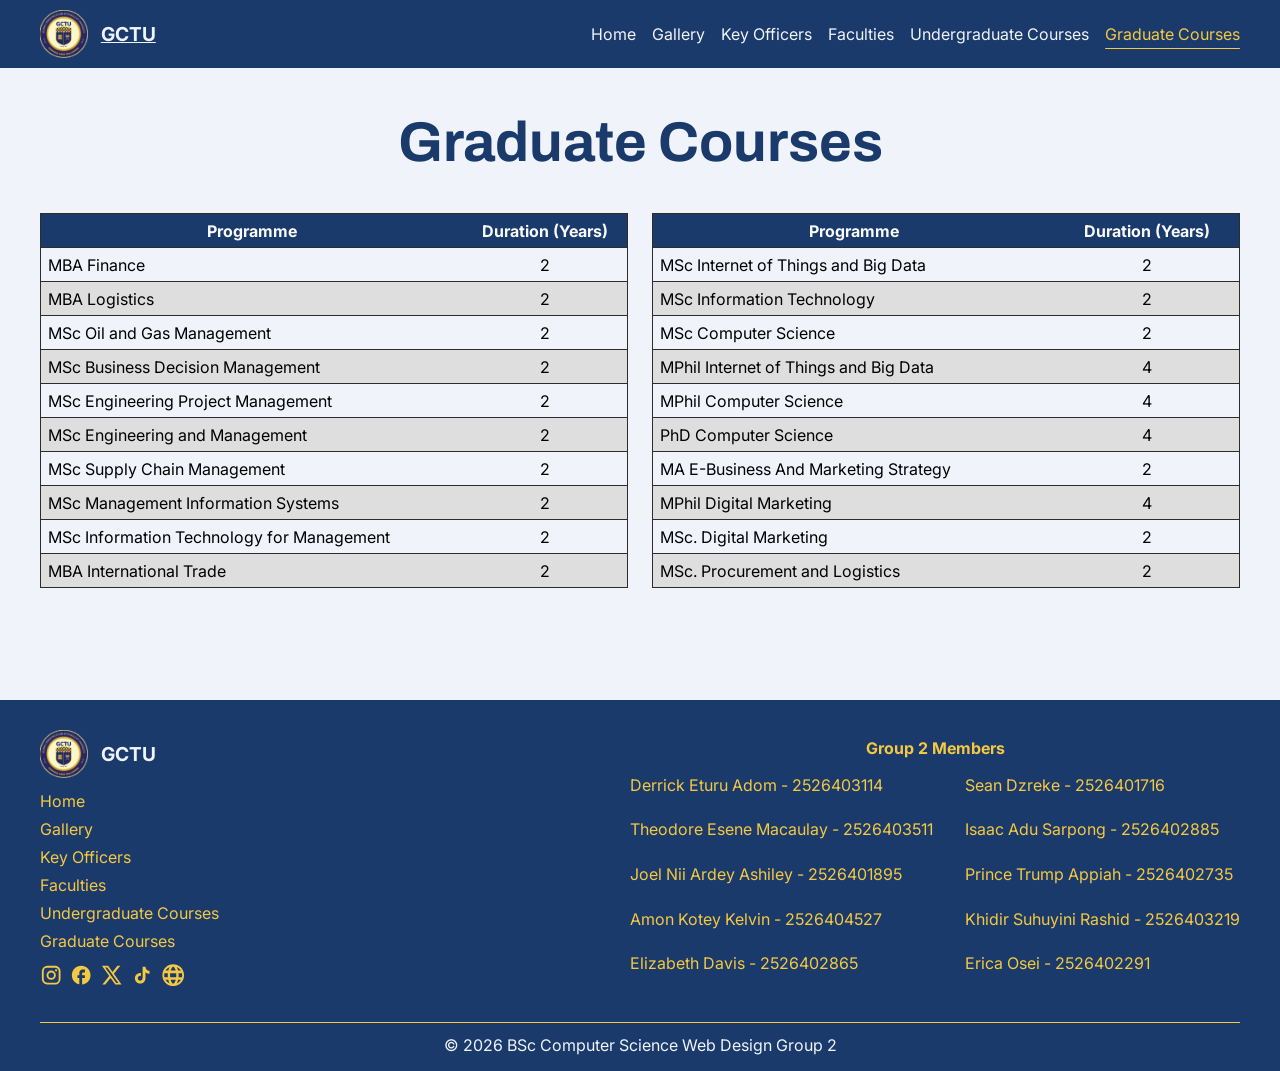
<file: pages/graduate-courses.html>
<!DOCTYPE html>
<html lang="en">
<head>
    <meta charset="UTF-8">
    <meta name="viewport" content="width=device-width, initial-scale=1.0">
    <title>Graduate Courses</title>

    <!-- CSS Imports -->
    <link rel="stylesheet" href="../styles/style.css">
    <link rel="stylesheet" href="../styles/media-queries.css">

    <!-- Google Fonts Imports -->
    <link rel="preconnect" href="https://fonts.googleapis.com">
    <link rel="preconnect" href="https://fonts.gstatic.com" crossorigin>
    <link href="https://fonts.googleapis.com/css2?family=Archivo:ital,wght@0,100..900;1,100..900&family=Inter:ital,opsz,wght@0,14..32,100..900;1,14..32,100..900&display=swap" rel="stylesheet">
</head>
<body>
    <div class="app">
        <header>
            <div class="logo-container">
                <img src="../assets/gctu_logo.svg" alt="GCTU Logo">
                <a href="#"><u>GCTU</u></a>
            </div>

            <button class="hamburger-bttn" aria-controls="" aria-expanded="false">
                <svg fill="white" class="hamburger" viewBox="0 0 100 100" width="30">
                    <rect class="line top" width="80" height="10" x="10" y="25" rx="5"></rect>
                    <rect class="line middle" width="80" height="10" x="10" y="45" rx="5"></rect>
                    <rect class="line bottom" width="80" height="10" x="10" y="65" rx="5"></rect>
                </svg>
            </button>

            <ul class="primary-navigation" data-visible="false">
                <a class="tab" href="../pages/index.html"><li>Home</li></a>
                <a class="tab" href="../pages/gallery.html"><li>Gallery</li></a>
                <a class="tab" href="../pages/key-officers.html"><li>Key Officers</li></a>
                <a class="tab" href="../pages/faculties.html"><li >Faculties</li></a>
                <a class="tab" href="../pages/undergraduate-courses.html"><li>Undergraduate Courses</li></a>
                <a class="tab active" href="#"><li>Graduate Courses</li></a>
            </ul>
        </header>

        <section class="graduate-courses" id="graduate-courses">
            <h3>Graduate Courses</h3>

            <table>
                <tr>
                    <th>Programme</th>
                    <th>Duration (Years)</th>
                </tr>

                <tr>
                    <td>MBA Finance</td>
                    <td>2</td>
                </tr>
                <tr>
                    <td>MBA Logistics</td>
                    <td>2</td>
                </tr>
                <tr>
                    <td>MSc Oil and Gas Management</td>
                    <td>2</td>
                </tr>
                <tr>
                    <td>MSc Business Decision Management</td>
                    <td>2</td>
                </tr>
                <tr>
                    <td>MSc Engineering Project Management</td>
                    <td>2</td>
                </tr>
                <tr>
                    <td>MSc Engineering and Management</td>
                    <td>2</td>
                </tr>
                <tr>
                    <td>MSc Supply Chain Management</td>
                    <td>2</td>
                </tr>
                <tr>
                    <td>MSc Management Information Systems</td>
                    <td>2</td>
                </tr>
                <tr>
                    <td>MSc Information Technology for Management</td>
                    <td>2</td>
                </tr>
                <tr>
                    <td>MBA International Trade</td>
                    <td>2</td>
                </tr>
            </table>

            <table>
                <tr>
                    <th>Programme</th>
                    <th>Duration (Years)</th>
                </tr>

                <tr>
                    <td>MSc Internet of Things and Big Data</td>
                    <td>2</td>
                </tr>
                <tr>
                    <td>MSc Information Technology</td>
                    <td>2</td>
                </tr>
                <tr>
                    <td>MSc Computer Science</td>
                    <td>2</td>
                </tr>
                <tr>
                    <td>MPhil Internet of Things and Big Data</td>
                    <td>4</td>
                </tr>
                <tr>
                    <td>MPhil Computer Science</td>
                    <td>4</td>
                </tr>
                <tr>
                    <td>PhD Computer Science</td>
                    <td>4</td>
                </tr>
                <tr>
                    <td>MA E-Business And Marketing Strategy</td>
                    <td>2</td>
                </tr>
                <tr>
                    <td>MPhil Digital Marketing </td>
                    <td>4</td>
                </tr>
                <tr>
                    <td>MSc. Digital Marketing </td>
                    <td>2</td>
                </tr>
                <tr>
                    <td>MSc. Procurement and Logistics</td>
                    <td>2</td>
                </tr>
            </table>
        </section>

        <footer>
            <div class="links-container">
                <div class="logo-container">
                    <img src="../assets/gctu_logo.svg" alt="GCTU Logo">
                    <a href="#">GCTU</a>
                </div>

                <ul>
                    <li><a href="#home">Home</a></li>
                    <li><a href="#gallery">Gallery</a></li>
                    <li><a href="#key-officers">Key Officers</a></li>
                    <li><a href="#faculties">Faculties</a></li>
                    <li><a href="#undergraduate-courses">Undergraduate Courses</a></li>
                    <li><a href="#graduate-courses">Graduate Courses</a></li>
                </ul>

                <div class="socials">
                    <a href="https://www.instagram.com/gctu_official">
                        <svg xmlns="http://www.w3.org/2000/svg" width="1em" height="1em" viewBox="0 0 24 24"><title xmlns="">instagram</title><path fill="currentColor" d="M7.8 2h8.4C19.4 2 22 4.6 22 7.8v8.4a5.8 5.8 0 0 1-5.8 5.8H7.8C4.6 22 2 19.4 2 16.2V7.8A5.8 5.8 0 0 1 7.8 2m-.2 2A3.6 3.6 0 0 0 4 7.6v8.8C4 18.39 5.61 20 7.6 20h8.8a3.6 3.6 0 0 0 3.6-3.6V7.6C20 5.61 18.39 4 16.4 4zm9.65 1.5a1.25 1.25 0 0 1 1.25 1.25A1.25 1.25 0 0 1 17.25 8A1.25 1.25 0 0 1 16 6.75a1.25 1.25 0 0 1 1.25-1.25M12 7a5 5 0 0 1 5 5a5 5 0 0 1-5 5a5 5 0 0 1-5-5a5 5 0 0 1 5-5m0 2a3 3 0 0 0-3 3a3 3 0 0 0 3 3a3 3 0 0 0 3-3a3 3 0 0 0-3-3"/></svg>
                    </a>
                    <a href="https://web.facebook.com/gctuonline">
                        <svg xmlns="http://www.w3.org/2000/svg" width="1em" height="1em" viewBox="0 0 24 24"><title xmlns="">outline-facebook</title><path fill="currentColor" d="M22 12c0-5.52-4.48-10-10-10S2 6.48 2 12c0 4.84 3.44 8.87 8 9.8V15H8v-3h2V9.5C10 7.57 11.57 6 13.5 6H16v3h-2c-.55 0-1 .45-1 1v2h3v3h-3v6.95c5.05-.5 9-4.76 9-9.95"/></svg>
                    </a>
                    <a href="https://x.com/gctuonline">
                        <svg xmlns="http://www.w3.org/2000/svg" width="1em" height="1em" viewBox="0 0 24 24"><title xmlns="">x-solid</title><path fill="currentColor" d="M13.795 10.533L20.68 2h-3.073l-5.255 6.517L7.69 2H1l7.806 10.91L1.47 22h3.074l5.705-7.07L15.31 22H22zm-2.38 2.95L9.97 11.464L4.36 3.627h2.31l4.528 6.317l1.443 2.02l6.018 8.409h-2.31z"/></svg>
                    </a>
                    <a href="https://www.tiktok.com/@gctu_official">
                        <svg xmlns="http://www.w3.org/2000/svg" width="1em" height="1em" viewBox="0 0 24 24"><title xmlns="">round-tiktok</title><path fill="currentColor" d="M16.6 5.82s.51.5 0 0A4.28 4.28 0 0 1 15.54 3h-3.09v12.4a2.59 2.59 0 0 1-2.59 2.5c-1.42 0-2.6-1.16-2.6-2.6c0-1.72 1.66-3.01 3.37-2.48V9.66c-3.45-.46-6.47 2.22-6.47 5.64c0 3.33 2.76 5.7 5.69 5.7c3.14 0 5.69-2.55 5.69-5.7V9.01a7.35 7.35 0 0 0 4.3 1.38V7.3s-1.88.09-3.24-1.48"/></svg>
                    </a>
                    <a href="https://site.gctu.edu.gh/" target="_blank">
                        <svg xmlns="http://www.w3.org/2000/svg" width="1em" height="1em" viewBox="0 0 48 48"><title xmlns="">web-remix</title><path fill="currentColor" fill-rule="evenodd" d="M16.392 6.312a19.33 19.33 0 0 0-8.944 7.854h5.991c.47-2.082 1.09-3.996 1.836-5.677a21 21 0 0 1 1.117-2.177M4.75 24c0-1.49.17-2.941.49-4.334h7.346A48 48 0 0 0 12.393 24c0 1.476.065 2.925.193 4.332H5.239A19.3 19.3 0 0 1 4.75 24m2.697 9.832a19.33 19.33 0 0 0 8.945 7.856a21 21 0 0 1-1.117-2.177c-.747-1.681-1.366-3.596-1.836-5.679zm11.139 0a24.4 24.4 0 0 0 1.259 3.649c.739 1.664 1.554 2.855 2.334 3.597c.766.73 1.377.922 1.82.922s1.055-.192 1.822-.922c.779-.742 1.595-1.933 2.334-3.597c.477-1.075.902-2.3 1.259-3.649zm15.975 0c-.47 2.083-1.09 3.998-1.837 5.679a21 21 0 0 1-1.117 2.177a19.33 19.33 0 0 0 8.946-7.856zm8.2-5.5h-7.347A48 48 0 0 0 35.607 24c0-1.477-.066-2.926-.193-4.334h7.346c.32 1.393.49 2.844.49 4.334s-.17 2.94-.49 4.332m-12.37 0H17.608A43 43 0 0 1 17.393 24c0-1.5.075-2.95.216-4.334H30.39c.14 1.384.216 2.835.216 4.334s-.075 2.948-.216 4.332m4.17-14.166h5.991a19.33 19.33 0 0 0-8.945-7.854c.406.684.778 1.415 1.117 2.177c.747 1.68 1.366 3.595 1.836 5.677m-14.716-3.647a24.4 24.4 0 0 0-1.259 3.647h10.827a24.4 24.4 0 0 0-1.258-3.647c-.74-1.664-1.555-2.855-2.334-3.597C25.054 6.192 24.443 6 24 6s-1.055.192-1.821.922c-.78.742-1.595 1.933-2.334 3.597M24 .75C11.16.75.75 11.16.75 24S11.16 47.25 24 47.25S47.25 36.84 47.25 24S36.84.75 24 .75" clip-rule="evenodd"/></svg>
                    </a>
                </div>
            </div>

            <ul class="group-members">
                <li>Group 2 Members</li>
                <li>Derrick Eturu Adom - 2526403114</li>
                <li>Sean Dzreke - 2526401716</li>
                <li>Theodore Esene Macaulay - 2526403511</li>
                <li>Isaac Adu Sarpong - 2526402885</li>
                <li>Joel Nii Ardey Ashiley - 2526401895</li>
                <li>Prince Trump Appiah - 2526402735</li>
                <li>Amon Kotey Kelvin - 2526404527</li>
                <li>Khidir Suhuyini Rashid - 2526403219</li>
                <li>Elizabeth Davis - 2526402865</li>
                <li>Erica Osei - 2526402291</li>
            </ul>

            <p class="copyright-text">
                &copy; 2026 BSc Computer Science Web Design Group 2
            </p>
        </footer>
    </div>

    <script src="../script.js" defer></script>
</body>
</html>
</file>
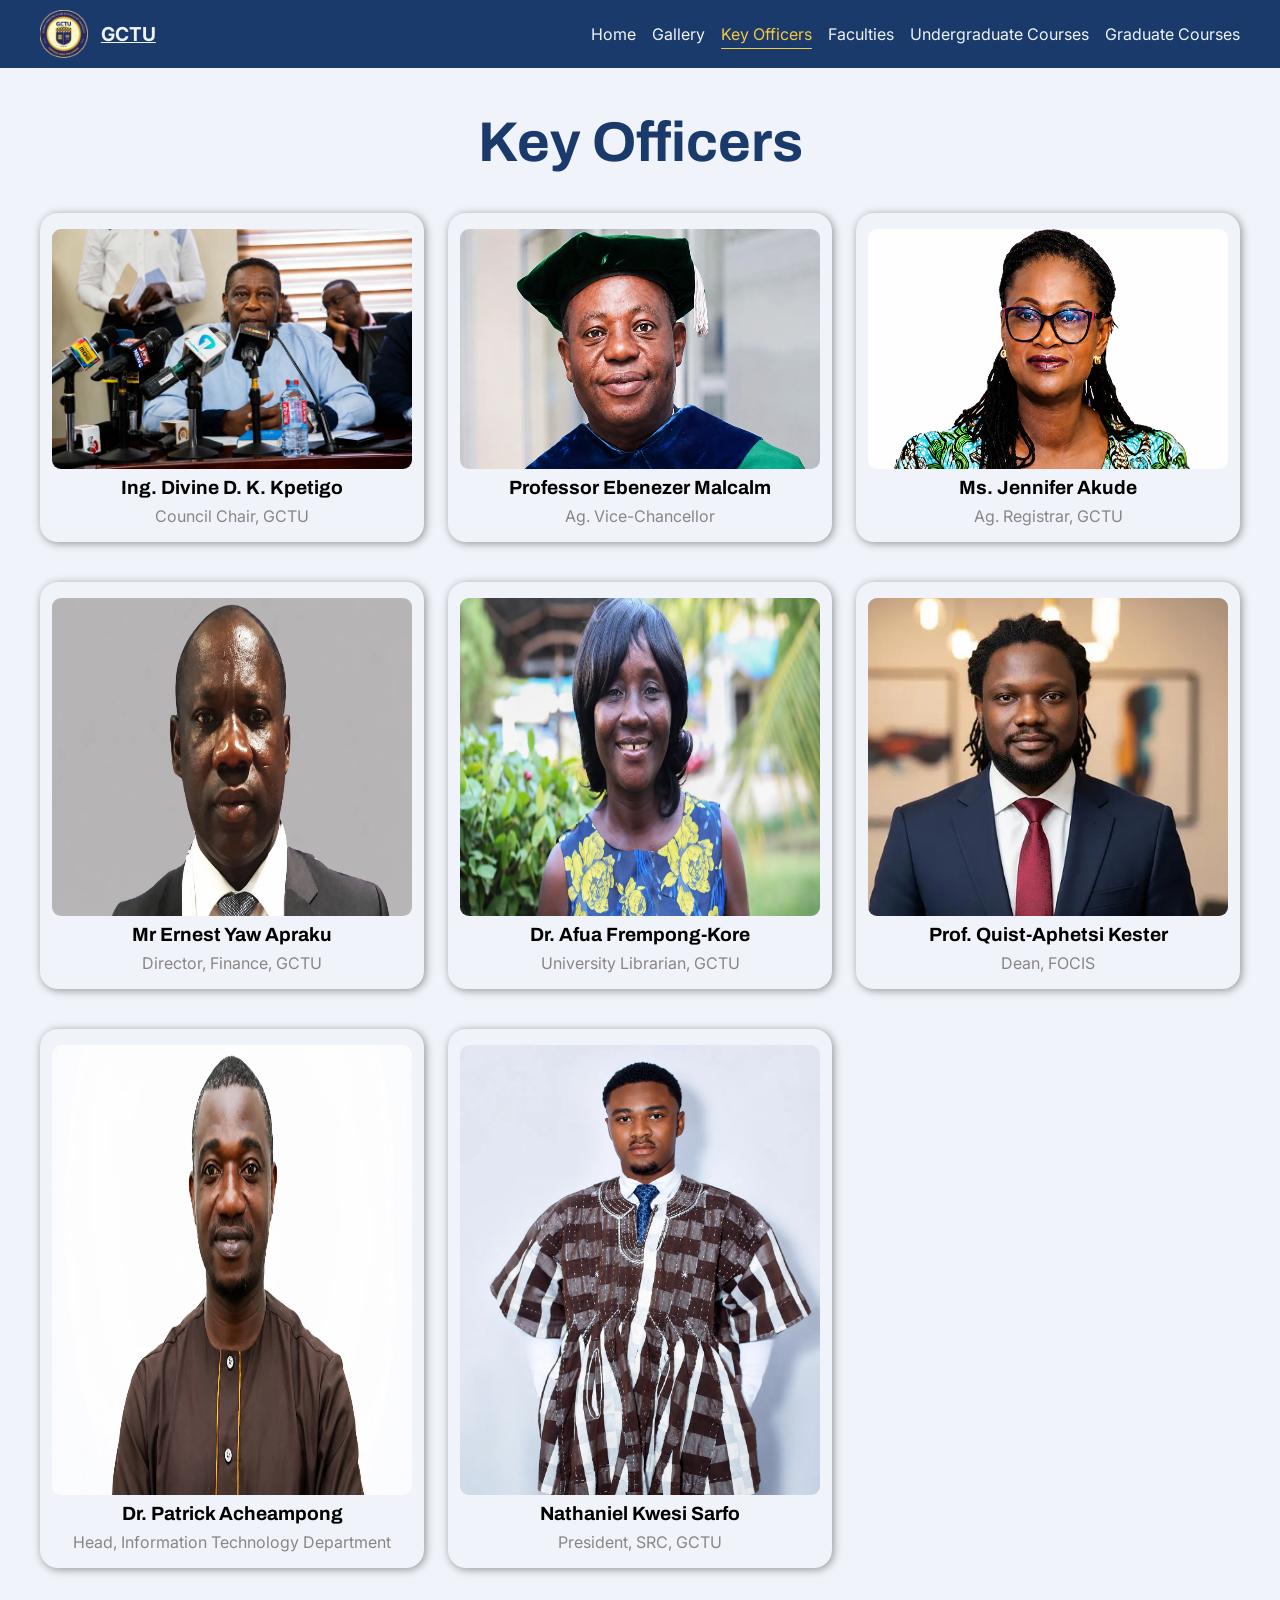
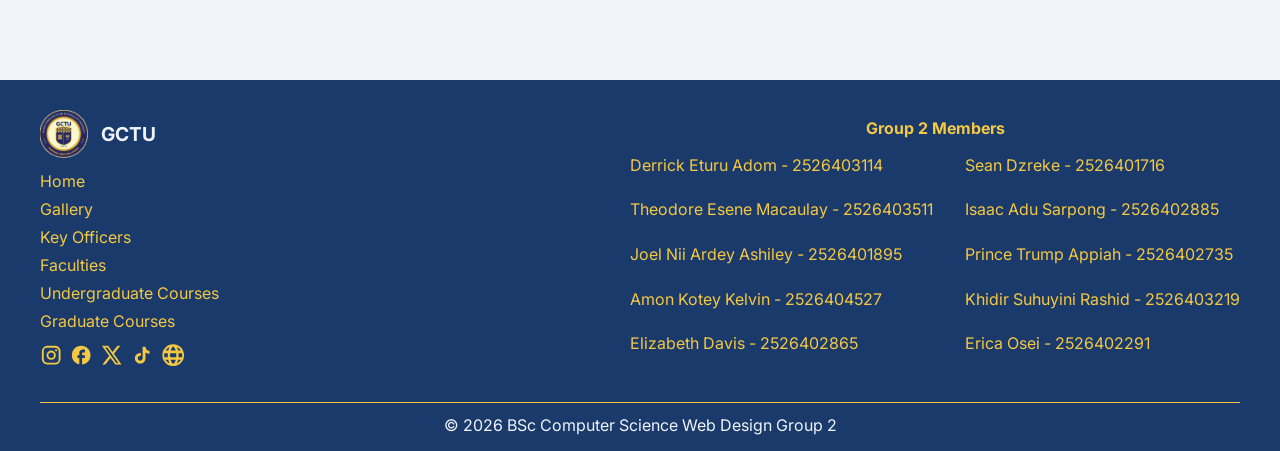
<file: pages/key-officers.html>
<!DOCTYPE html>
<html lang="en">
<head>
    <meta charset="UTF-8">
    <meta name="viewport" content="width=device-width, initial-scale=1.0">
    <title>Key Officers</title>

    <!-- CSS Imports -->
    <link rel="stylesheet" href="../styles/style.css">
    <link rel="stylesheet" href="../styles/media-queries.css">

    <!-- Google Fonts Imports -->
    <link rel="preconnect" href="https://fonts.googleapis.com">
    <link rel="preconnect" href="https://fonts.gstatic.com" crossorigin>
    <link href="https://fonts.googleapis.com/css2?family=Archivo:ital,wght@0,100..900;1,100..900&family=Inter:ital,opsz,wght@0,14..32,100..900;1,14..32,100..900&display=swap" rel="stylesheet">
</head>
<body>
    <div class="app">
        <header>
            <div class="logo-container">
                <img src="../assets/gctu_logo.svg" alt="GCTU Logo">
                <a href="#"><u>GCTU</u></a>
            </div>

            <button class="hamburger-bttn" aria-controls="" aria-expanded="false">
                <svg fill="white" class="hamburger" viewBox="0 0 100 100" width="30">
                    <rect class="line top" width="80" height="10" x="10" y="25" rx="5"></rect>
                    <rect class="line middle" width="80" height="10" x="10" y="45" rx="5"></rect>
                    <rect class="line bottom" width="80" height="10" x="10" y="65" rx="5"></rect>
                </svg>
            </button>

            <ul class="primary-navigation" data-visible="false">
                <a class="tab" href="../pages/index.html"><li>Home</li></a>
                <a class="tab" href="../pages/gallery.html"><li>Gallery</li></a>
                <a class="tab active" href="#"><li>Key Officers</li></a>
                <a class="tab" href="../pages/faculties.html"><li >Faculties</li></a>
                <a class="tab" href="../pages/undergraduate-courses.html"><li>Undergraduate Courses</li></a>
                <a class="tab" href="../pages/graduate-courses.html"><li>Graduate Courses</li></a>
            </ul>
        </header>

        <section class="key-officers" id="key-officers">
            <h3>Key Officers</h3>
            <div class="officer">
                <img src="../assets/chancellor.webp" alt="Image of the council chair of GCTU">
                <p class="name">Ing. Divine D. K. Kpetigo</p>
                <p class="position">Council Chair, GCTU</p>
            </div>
            <div class="officer">
                <img src="../assets/vc.webp" alt="Image of the vice chancellor of GCTU">
                <p class="name">Professor Ebenezer Malcalm</p>
                <p class="position">Ag. Vice-Chancellor</p>
            </div>
            <div class="officer">
                <img src="../assets/registrar.webp" alt="Image of the Ag. Registrar, Ghana Communication Technology University">
                <p class="name">Ms. Jennifer Akude</p>
                <p class="position">Ag. Registrar, GCTU</p>
            </div>
            <div class="officer">
                <img src="../assets/finance.webp" alt="Image of the Director, Finance, Ghana Communication Technology University">
                <p class="name">Mr Ernest Yaw Apraku</p>
                <p class="position">Director, Finance, GCTU</p>
            </div>
            <div class="officer">
                <img src="../assets/libraian.webp" alt="Image of the University Librarian, GCTU">
                <p class="name">Dr. Afua Frempong-Kore</p>
                <p class="position">University Librarian, GCTU</p>
            </div>
            <div class="officer">
                <img src="../assets/focis-head.webp" alt="Image of the dean of FOCIS">
                <p class="name">Prof. Quist-Aphetsi Kester</p>
                <p class="position">Dean, FOCIS</p>
            </div>
            <div class="officer">
                <img src="../assets/IT-head.webp" alt="Image of the IT department">
                <p class="name">Dr. Patrick Acheampong</p>
                <p class="position">Head, Information Technology Department</p>
            </div>
            <div class="officer">
                <img src="../assets/src-president.webp" alt="Image of the SRC president">
                <p class="name">Nathaniel Kwesi Sarfo</p>
                <p class="position">President, SRC, GCTU</p>
            </div>

        </section>

        <footer>
            <div class="links-container">
                <div class="logo-container">
                    <img src="../assets/gctu_logo.svg" alt="GCTU Logo">
                    <a href="#">GCTU</a>
                </div>

                <ul>
                    <li><a href="#home">Home</a></li>
                    <li><a href="#gallery">Gallery</a></li>
                    <li><a href="#key-officers">Key Officers</a></li>
                    <li><a href="#faculties">Faculties</a></li>
                    <li><a href="#undergraduate-courses">Undergraduate Courses</a></li>
                    <li><a href="#graduate-courses">Graduate Courses</a></li>
                </ul>

                <div class="socials">
                    <a href="https://www.instagram.com/gctu_official">
                        <svg xmlns="http://www.w3.org/2000/svg" width="1em" height="1em" viewBox="0 0 24 24"><title xmlns="">instagram</title><path fill="currentColor" d="M7.8 2h8.4C19.4 2 22 4.6 22 7.8v8.4a5.8 5.8 0 0 1-5.8 5.8H7.8C4.6 22 2 19.4 2 16.2V7.8A5.8 5.8 0 0 1 7.8 2m-.2 2A3.6 3.6 0 0 0 4 7.6v8.8C4 18.39 5.61 20 7.6 20h8.8a3.6 3.6 0 0 0 3.6-3.6V7.6C20 5.61 18.39 4 16.4 4zm9.65 1.5a1.25 1.25 0 0 1 1.25 1.25A1.25 1.25 0 0 1 17.25 8A1.25 1.25 0 0 1 16 6.75a1.25 1.25 0 0 1 1.25-1.25M12 7a5 5 0 0 1 5 5a5 5 0 0 1-5 5a5 5 0 0 1-5-5a5 5 0 0 1 5-5m0 2a3 3 0 0 0-3 3a3 3 0 0 0 3 3a3 3 0 0 0 3-3a3 3 0 0 0-3-3"/></svg>
                    </a>
                    <a href="https://web.facebook.com/gctuonline">
                        <svg xmlns="http://www.w3.org/2000/svg" width="1em" height="1em" viewBox="0 0 24 24"><title xmlns="">outline-facebook</title><path fill="currentColor" d="M22 12c0-5.52-4.48-10-10-10S2 6.48 2 12c0 4.84 3.44 8.87 8 9.8V15H8v-3h2V9.5C10 7.57 11.57 6 13.5 6H16v3h-2c-.55 0-1 .45-1 1v2h3v3h-3v6.95c5.05-.5 9-4.76 9-9.95"/></svg>
                    </a>
                    <a href="https://x.com/gctuonline">
                        <svg xmlns="http://www.w3.org/2000/svg" width="1em" height="1em" viewBox="0 0 24 24"><title xmlns="">x-solid</title><path fill="currentColor" d="M13.795 10.533L20.68 2h-3.073l-5.255 6.517L7.69 2H1l7.806 10.91L1.47 22h3.074l5.705-7.07L15.31 22H22zm-2.38 2.95L9.97 11.464L4.36 3.627h2.31l4.528 6.317l1.443 2.02l6.018 8.409h-2.31z"/></svg>
                    </a>
                    <a href="https://www.tiktok.com/@gctu_official">
                        <svg xmlns="http://www.w3.org/2000/svg" width="1em" height="1em" viewBox="0 0 24 24"><title xmlns="">round-tiktok</title><path fill="currentColor" d="M16.6 5.82s.51.5 0 0A4.28 4.28 0 0 1 15.54 3h-3.09v12.4a2.59 2.59 0 0 1-2.59 2.5c-1.42 0-2.6-1.16-2.6-2.6c0-1.72 1.66-3.01 3.37-2.48V9.66c-3.45-.46-6.47 2.22-6.47 5.64c0 3.33 2.76 5.7 5.69 5.7c3.14 0 5.69-2.55 5.69-5.7V9.01a7.35 7.35 0 0 0 4.3 1.38V7.3s-1.88.09-3.24-1.48"/></svg>
                    </a>
                    <a href="https://site.gctu.edu.gh/" target="_blank">
                        <svg xmlns="http://www.w3.org/2000/svg" width="1em" height="1em" viewBox="0 0 48 48"><title xmlns="">web-remix</title><path fill="currentColor" fill-rule="evenodd" d="M16.392 6.312a19.33 19.33 0 0 0-8.944 7.854h5.991c.47-2.082 1.09-3.996 1.836-5.677a21 21 0 0 1 1.117-2.177M4.75 24c0-1.49.17-2.941.49-4.334h7.346A48 48 0 0 0 12.393 24c0 1.476.065 2.925.193 4.332H5.239A19.3 19.3 0 0 1 4.75 24m2.697 9.832a19.33 19.33 0 0 0 8.945 7.856a21 21 0 0 1-1.117-2.177c-.747-1.681-1.366-3.596-1.836-5.679zm11.139 0a24.4 24.4 0 0 0 1.259 3.649c.739 1.664 1.554 2.855 2.334 3.597c.766.73 1.377.922 1.82.922s1.055-.192 1.822-.922c.779-.742 1.595-1.933 2.334-3.597c.477-1.075.902-2.3 1.259-3.649zm15.975 0c-.47 2.083-1.09 3.998-1.837 5.679a21 21 0 0 1-1.117 2.177a19.33 19.33 0 0 0 8.946-7.856zm8.2-5.5h-7.347A48 48 0 0 0 35.607 24c0-1.477-.066-2.926-.193-4.334h7.346c.32 1.393.49 2.844.49 4.334s-.17 2.94-.49 4.332m-12.37 0H17.608A43 43 0 0 1 17.393 24c0-1.5.075-2.95.216-4.334H30.39c.14 1.384.216 2.835.216 4.334s-.075 2.948-.216 4.332m4.17-14.166h5.991a19.33 19.33 0 0 0-8.945-7.854c.406.684.778 1.415 1.117 2.177c.747 1.68 1.366 3.595 1.836 5.677m-14.716-3.647a24.4 24.4 0 0 0-1.259 3.647h10.827a24.4 24.4 0 0 0-1.258-3.647c-.74-1.664-1.555-2.855-2.334-3.597C25.054 6.192 24.443 6 24 6s-1.055.192-1.821.922c-.78.742-1.595 1.933-2.334 3.597M24 .75C11.16.75.75 11.16.75 24S11.16 47.25 24 47.25S47.25 36.84 47.25 24S36.84.75 24 .75" clip-rule="evenodd"/></svg>
                    </a>
                </div>
            </div>

            <ul class="group-members">
                <li>Group 2 Members</li>
                <li>Derrick Eturu Adom - 2526403114</li>
                <li>Sean Dzreke - 2526401716</li>
                <li>Theodore Esene Macaulay - 2526403511</li>
                <li>Isaac Adu Sarpong - 2526402885</li>
                <li>Joel Nii Ardey Ashiley - 2526401895</li>
                <li>Prince Trump Appiah - 2526402735</li>
                <li>Amon Kotey Kelvin - 2526404527</li>
                <li>Khidir Suhuyini Rashid - 2526403219</li>
                <li>Elizabeth Davis - 2526402865</li>
                <li>Erica Osei - 2526402291</li>
            </ul>

            <p class="copyright-text">
                &copy; 2026 BSc Computer Science Web Design Group 2
            </p>
        </footer>
    </div>
    
    <script src="../script.js"></script>
</body>
</html>
</file>
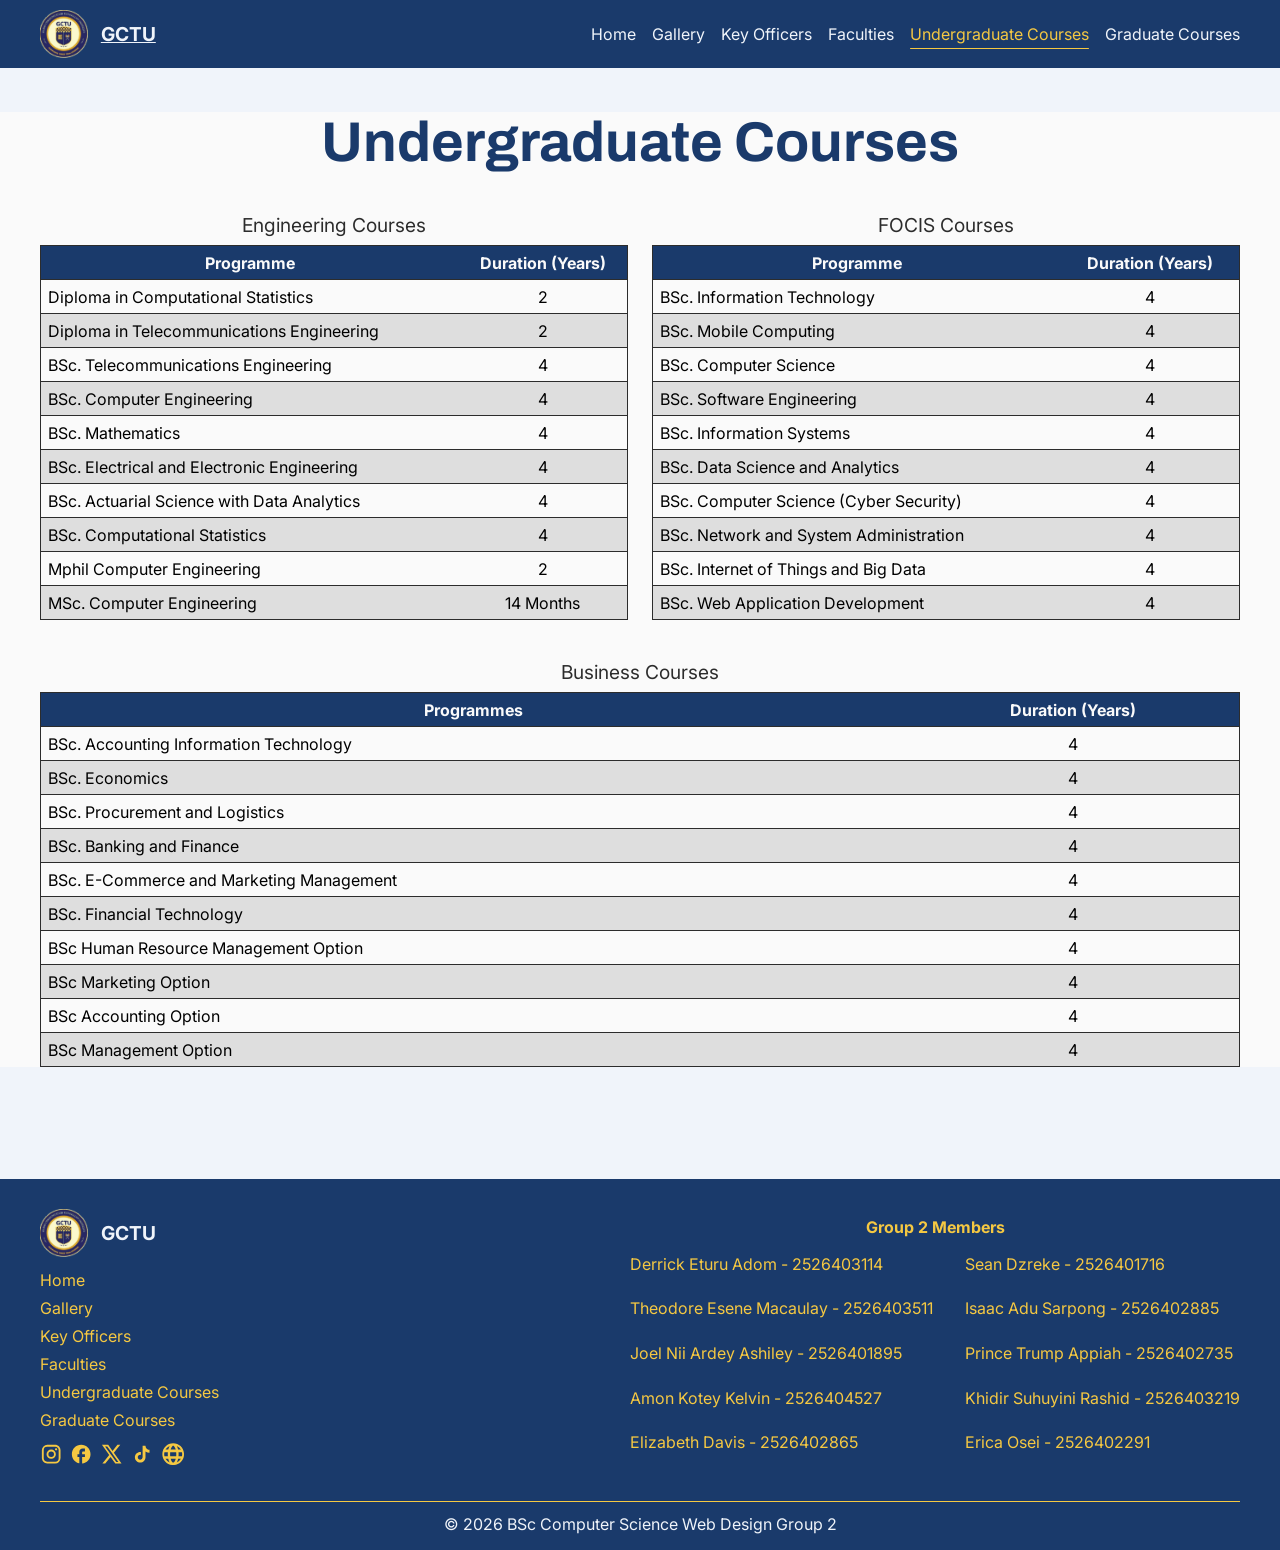
<file: pages/undergraduate-courses.html>
<!DOCTYPE html>
<html lang="en">
<head>
    <meta charset="UTF-8">
    <meta name="viewport" content="width=device-width, initial-scale=1.0">
    <title>Undergraduate Courses</title>

    <!-- CSS Imports -->
    <link rel="stylesheet" href="../styles/style.css">
    <link rel="stylesheet" href="../styles/media-queries.css">

    <!-- Google Fonts Imports -->
    <link rel="preconnect" href="https://fonts.googleapis.com">
    <link rel="preconnect" href="https://fonts.gstatic.com" crossorigin>
    <link href="https://fonts.googleapis.com/css2?family=Archivo:ital,wght@0,100..900;1,100..900&family=Inter:ital,opsz,wght@0,14..32,100..900;1,14..32,100..900&display=swap" rel="stylesheet">
</head>
<body>
    <div class="app">
        <header>
            <div class="logo-container">
                <img src="../assets/gctu_logo.svg" alt="GCTU Logo">
                <a href="#"><u>GCTU</u></a>
            </div>

            <button class="hamburger-bttn" aria-controls="" aria-expanded="false">
                <svg fill="white" class="hamburger" viewBox="0 0 100 100" width="30">
                    <rect class="line top" width="80" height="10" x="10" y="25" rx="5"></rect>
                    <rect class="line middle" width="80" height="10" x="10" y="45" rx="5"></rect>
                    <rect class="line bottom" width="80" height="10" x="10" y="65" rx="5"></rect>
                </svg>
            </button>

            <ul class="primary-navigation" data-visible="false">
                <a class="tab" href="../pages/index.html"><li>Home</li></a>
                <a class="tab" href="../pages/gallery.html"><li>Gallery</li></a>
                <a class="tab" href="../pages/key-officers.html"><li>Key Officers</li></a>
                <a class="tab" href="../pages/faculties.html"><li >Faculties</li></a>
                <a class="tab active" href="#"><li>Undergraduate Courses</li></a>
                <a class="tab" href="../pages/graduate-courses.html"><li>Graduate Courses</li></a>
            </ul>
        </header>

        <section class="undergraduate-courses" id="undergraduate-courses">
            <h3>Undergraduate Courses</h3>

            <table class="foe-courses">
                <caption>Engineering Courses</caption>
                <tr>
                    <th>Programme</th>
                    <th>Duration (Years)</th>
                </tr>
                <tr>
                    <td>Diploma in Computational Statistics</td>
                    <td>2</td>
                </tr>
                <tr>
                    <td>Diploma in Telecommunications Engineering</td>
                    <td>2</td>
                </tr>
                <tr>
                    <td>BSc. Telecommunications Engineering</td>
                    <td>4</td>
                </tr>
                <tr>
                    <td>BSc. Computer Engineering</td>
                    <td>4</td>
                </tr>
                <tr>
                    <td>BSc. Mathematics</td>
                    <td>4</td>
                </tr>
                <tr>
                    <td>BSc. Electrical and Electronic Engineering</td>
                    <td>4</td>
                </tr>
                <tr>
                    <td>BSc. Actuarial Science with Data Analytics</td>
                    <td>4</td>
                </tr>
                <tr>
                    <td>BSc. Computational Statistics</td>
                    <td>4</td>
                </tr>
                <tr>
                    <td>Mphil Computer Engineering</td>
                    <td>2</td>
                </tr>
                <tr>
                    <td>MSc. Computer Engineering</td>
                    <td>14 Months</td>
                </tr>
            </table>

            <table class="focis-courses">
                <caption>FOCIS Courses</caption>
                <tr>
                    <th>Programme</th>
                    <th>Duration (Years)</th>
                </tr>
                <tr>
                    <td>BSc. Information Technology</td>
                    <td>4</td>
                </tr>
                <tr>
                    <td>BSc. Mobile Computing</td>
                    <td>4</td>
                </tr>
                <tr>
                    <td>BSc. Computer Science</td>
                    <td>4</td>
                </tr>
                <tr>
                    <td>BSc. Software Engineering</td>
                    <td>4</td>
                </tr>
                <tr>
                    <td>BSc. Information Systems</td>
                    <td>4</td>
                </tr>
                <tr>
                    <td>BSc. Data Science and Analytics</td>
                    <td>4</td>
                </tr>
                <tr>
                    <td>BSc. Computer Science (Cyber Security)</td>
                    <td>4</td>
                </tr>
                <tr>
                    <td>BSc. Network and System Administration</td>
                    <td>4</td>
                </tr>
                <tr>
                    <td>BSc. Internet of Things and Big Data</td>
                    <td>4</td>
                </tr>
                <tr>
                    <td>BSc. Web Application Development </td>
                    <td>4</td>
                </tr>
            </table>

            <table class="business-courses">
                <caption>Business Courses</caption>
                <tr>
                    <th>Programmes</th>
                    <th>Duration (Years)</th>
                </tr>

                <tr>
                    <td>BSc. Accounting Information Technology</td>
                    <td>4</td>
                </tr>
                <tr>
                    <td>BSc. Economics</td>
                    <td>4</td>
                </tr>
                <tr>
                    <td>BSc. Procurement and Logistics</td>
                    <td>4</td>
                </tr>
                <tr>
                    <td>BSc. Banking and Finance</td>
                    <td>4</td>
                </tr>
                <tr>
                    <td>BSc. E-Commerce and Marketing Management</td>
                    <td>4</td>
                </tr>
                <tr>
                    <td>BSc. Financial Technology </td>
                    <td>4</td>
                </tr>
                <tr>
                    <td>BSc Human Resource Management Option</td>
                    <td>4</td>
                </tr>
                <tr>
                    <td>BSc Marketing Option</td>
                    <td>4</td>
                </tr>
                <tr>
                    <td>BSc Accounting Option</td>
                    <td>4</td>
                </tr>
                <tr>
                    <td>BSc Management Option</td>
                    <td>4</td>
                </tr>
            </table>
        </section>

        <footer>
            <div class="links-container">
                <div class="logo-container">
                    <img src="../assets/gctu_logo.svg" alt="GCTU Logo">
                    <a href="#">GCTU</a>
                </div>

                <ul>
                    <li><a href="#home">Home</a></li>
                    <li><a href="#gallery">Gallery</a></li>
                    <li><a href="#key-officers">Key Officers</a></li>
                    <li><a href="#faculties">Faculties</a></li>
                    <li><a href="#undergraduate-courses">Undergraduate Courses</a></li>
                    <li><a href="#graduate-courses">Graduate Courses</a></li>
                </ul>

                <div class="socials">
                    <a href="https://www.instagram.com/gctu_official">
                        <svg xmlns="http://www.w3.org/2000/svg" width="1em" height="1em" viewBox="0 0 24 24"><title xmlns="">instagram</title><path fill="currentColor" d="M7.8 2h8.4C19.4 2 22 4.6 22 7.8v8.4a5.8 5.8 0 0 1-5.8 5.8H7.8C4.6 22 2 19.4 2 16.2V7.8A5.8 5.8 0 0 1 7.8 2m-.2 2A3.6 3.6 0 0 0 4 7.6v8.8C4 18.39 5.61 20 7.6 20h8.8a3.6 3.6 0 0 0 3.6-3.6V7.6C20 5.61 18.39 4 16.4 4zm9.65 1.5a1.25 1.25 0 0 1 1.25 1.25A1.25 1.25 0 0 1 17.25 8A1.25 1.25 0 0 1 16 6.75a1.25 1.25 0 0 1 1.25-1.25M12 7a5 5 0 0 1 5 5a5 5 0 0 1-5 5a5 5 0 0 1-5-5a5 5 0 0 1 5-5m0 2a3 3 0 0 0-3 3a3 3 0 0 0 3 3a3 3 0 0 0 3-3a3 3 0 0 0-3-3"/></svg>
                    </a>
                    <a href="https://web.facebook.com/gctuonline">
                        <svg xmlns="http://www.w3.org/2000/svg" width="1em" height="1em" viewBox="0 0 24 24"><title xmlns="">outline-facebook</title><path fill="currentColor" d="M22 12c0-5.52-4.48-10-10-10S2 6.48 2 12c0 4.84 3.44 8.87 8 9.8V15H8v-3h2V9.5C10 7.57 11.57 6 13.5 6H16v3h-2c-.55 0-1 .45-1 1v2h3v3h-3v6.95c5.05-.5 9-4.76 9-9.95"/></svg>
                    </a>
                    <a href="https://x.com/gctuonline">
                        <svg xmlns="http://www.w3.org/2000/svg" width="1em" height="1em" viewBox="0 0 24 24"><title xmlns="">x-solid</title><path fill="currentColor" d="M13.795 10.533L20.68 2h-3.073l-5.255 6.517L7.69 2H1l7.806 10.91L1.47 22h3.074l5.705-7.07L15.31 22H22zm-2.38 2.95L9.97 11.464L4.36 3.627h2.31l4.528 6.317l1.443 2.02l6.018 8.409h-2.31z"/></svg>
                    </a>
                    <a href="https://www.tiktok.com/@gctu_official">
                        <svg xmlns="http://www.w3.org/2000/svg" width="1em" height="1em" viewBox="0 0 24 24"><title xmlns="">round-tiktok</title><path fill="currentColor" d="M16.6 5.82s.51.5 0 0A4.28 4.28 0 0 1 15.54 3h-3.09v12.4a2.59 2.59 0 0 1-2.59 2.5c-1.42 0-2.6-1.16-2.6-2.6c0-1.72 1.66-3.01 3.37-2.48V9.66c-3.45-.46-6.47 2.22-6.47 5.64c0 3.33 2.76 5.7 5.69 5.7c3.14 0 5.69-2.55 5.69-5.7V9.01a7.35 7.35 0 0 0 4.3 1.38V7.3s-1.88.09-3.24-1.48"/></svg>
                    </a>
                    <a href="https://site.gctu.edu.gh/" target="_blank">
                        <svg xmlns="http://www.w3.org/2000/svg" width="1em" height="1em" viewBox="0 0 48 48"><title xmlns="">web-remix</title><path fill="currentColor" fill-rule="evenodd" d="M16.392 6.312a19.33 19.33 0 0 0-8.944 7.854h5.991c.47-2.082 1.09-3.996 1.836-5.677a21 21 0 0 1 1.117-2.177M4.75 24c0-1.49.17-2.941.49-4.334h7.346A48 48 0 0 0 12.393 24c0 1.476.065 2.925.193 4.332H5.239A19.3 19.3 0 0 1 4.75 24m2.697 9.832a19.33 19.33 0 0 0 8.945 7.856a21 21 0 0 1-1.117-2.177c-.747-1.681-1.366-3.596-1.836-5.679zm11.139 0a24.4 24.4 0 0 0 1.259 3.649c.739 1.664 1.554 2.855 2.334 3.597c.766.73 1.377.922 1.82.922s1.055-.192 1.822-.922c.779-.742 1.595-1.933 2.334-3.597c.477-1.075.902-2.3 1.259-3.649zm15.975 0c-.47 2.083-1.09 3.998-1.837 5.679a21 21 0 0 1-1.117 2.177a19.33 19.33 0 0 0 8.946-7.856zm8.2-5.5h-7.347A48 48 0 0 0 35.607 24c0-1.477-.066-2.926-.193-4.334h7.346c.32 1.393.49 2.844.49 4.334s-.17 2.94-.49 4.332m-12.37 0H17.608A43 43 0 0 1 17.393 24c0-1.5.075-2.95.216-4.334H30.39c.14 1.384.216 2.835.216 4.334s-.075 2.948-.216 4.332m4.17-14.166h5.991a19.33 19.33 0 0 0-8.945-7.854c.406.684.778 1.415 1.117 2.177c.747 1.68 1.366 3.595 1.836 5.677m-14.716-3.647a24.4 24.4 0 0 0-1.259 3.647h10.827a24.4 24.4 0 0 0-1.258-3.647c-.74-1.664-1.555-2.855-2.334-3.597C25.054 6.192 24.443 6 24 6s-1.055.192-1.821.922c-.78.742-1.595 1.933-2.334 3.597M24 .75C11.16.75.75 11.16.75 24S11.16 47.25 24 47.25S47.25 36.84 47.25 24S36.84.75 24 .75" clip-rule="evenodd"/></svg>
                    </a>
                </div>
            </div>

            <ul class="group-members">
                <li>Group 2 Members</li>
                <li>Derrick Eturu Adom - 2526403114</li>
                <li>Sean Dzreke - 2526401716</li>
                <li>Theodore Esene Macaulay - 2526403511</li>
                <li>Isaac Adu Sarpong - 2526402885</li>
                <li>Joel Nii Ardey Ashiley - 2526401895</li>
                <li>Prince Trump Appiah - 2526402735</li>
                <li>Amon Kotey Kelvin - 2526404527</li>
                <li>Khidir Suhuyini Rashid - 2526403219</li>
                <li>Elizabeth Davis - 2526402865</li>
                <li>Erica Osei - 2526402291</li>
            </ul>

            <p class="copyright-text">
                &copy; 2026 BSc Computer Science Web Design Group 2
            </p>
        </footer>
    </div>

    <script src="../script.js" defer></script>
</body>
</html>
</file>
<file: styles/style.css>
:root {
    /* colors */
    --navy-blue: #1A3A6B;
    --bright-yellow: #F5C842;
    --off-white: #FAFAFA;
    --bg-color: #F0F4FA;
    --black: #2C2C2C;
    --ash: #898585;
}

*, *::before, *::after {
    margin: 0;
    padding: 0;
    box-sizing: border-box;
    font-family: "Inter", sans-serif;
}

a {
    text-decoration: none;
}

button {
    cursor: pointer;
}

html {
    scroll-behavior: smooth;
}

body {
    background-color: var(--bg-color);
}

.app {
    padding-top: 7rem;
    display: grid;
    gap: 7rem;
}

.app.home {
    padding-top: 0;
}

.app > * {
    padding-inline: 2.5rem;
}

header {
    padding-block: 10px;
    position: fixed;
    z-index: 99999;
    top: 0;
    left: 0;
    right: 0;
    background-color: var(--navy-blue);
    display: flex;
    justify-content: space-between;
    align-items: center;
    transition: all 200ms ease;
}

header.home {
    background-color: transparent;
}

header.home.scrolled {
    background-color: var(--navy-blue);
}

.logo-container {
    display: flex;
    gap: 0.8rem;
    align-items: center;
}

.logo-container img {
    width: 3rem;
}

.logo-container a {
    font-size: 1.2rem;
    font-weight: 700;
    color: var(--bg-color);
    transition: all 200ms ease;
}

.logo-container a:hover {
    color: var(--bright-yellow);
}

.hamburger-bttn {
    background-color: transparent;
    border-radius: 4px;
    border: none;
    display: none;
    align-items: center;
    justify-content: center;
}

.hamburger-bttn .line {
    transition: 
        y 150ms ease-in 150ms,
        rotate 150ms ease-in,
        opacity 0ms 150ms;

    transform-origin: center;
}

.hamburger-bttn[aria-expanded="true"] .line {
    transition: 
        y 150ms ease-in,
        rotate 150ms ease-in 150ms,
        opacity 0ms 150ms;
}

.hamburger-bttn[aria-expanded="true"] :is(.top, .bottom) {
    y: 45;
}

.hamburger-bttn[aria-expanded="true"] .top {
    rotate: 45deg;
}

.hamburger-bttn[aria-expanded="true"] .middle {
    opacity: 0;
}

.hamburger-bttn[aria-expanded="true"] .bottom {
    rotate: -45deg
}

.primary-navigation {
    display: flex;
    gap: 1rem;
    list-style: none;
}

.primary-navigation li {
    color: var(--bg-color);
    font-size: 1rem;
    transition: all 200ms ease;
}

.primary-navigation a {
    position: relative;
    display: block;
    cursor: pointer;
}

.primary-navigation a::after {
    content: "";
    position: absolute;
    left: 50%;
    right: 50%;
    bottom: -5px;
    height: 1.5px;
    width: 0%;
    border-radius: 100vw;
    background-color: var(--bright-yellow);
    transition: all 200ms ease;
}

.primary-navigation a:not(.active):hover li {
    color: var(--bright-yellow);
}

.primary-navigation a.active li {
    color: var(--bright-yellow);
}

.primary-navigation a.active::after {
    width: 100%;
    left: 0;
    right: 0;
}

.primary-navigation a:not(.active):hover::after {
    width: 100%;
    left: 0;
    right: 0;
}

.hero {
    height: 100vh;
    background-image: linear-gradient(rgba(0, 0, 0, 0.36)), url("../assets/hero.webp");
    background-position: bottom;
    background-repeat: no-repeat;
    display: flex;
    align-items: center;
    justify-content: center;
    text-align: center;
}

.hero h2 {
    color: var(--bg-color);
    text-align: center;
    margin-bottom: 2rem;
    font-size: clamp(2.65rem, 8vw, 3.5rem);
    font-family: "Archivo", Times;
    text-shadow: 5px 5px 6px rgba(0, 0, 0, 0.5);
}

.hero p {
    color: var(--bg-color);
    font-size: 0.95rem;
    margin-bottom: 1rem;
    text-shadow: 5px 5px 6px rgba(0, 0, 0, 0.5);
}

.hero a {
    display: block;
    margin-bottom: 2rem;
}

.hero button {
    background-color: var(--bright-yellow);
    border: 1.5px solid var(--bright-yellow);
    padding: 12px 16px;
    border-radius: 100vw;
    font-size: 0.9rem;
}

.gallery-section {
    display: grid;
    grid-template-columns: repeat(2, 1fr);
    row-gap: 2.5rem;
    column-gap: 1.8rem;
}

h3 {
    grid-column: 1/-1;
    color: var(--navy-blue);
    font-size: clamp(2.65rem, 8vw, 3.5rem);
    font-family: "Archivo", Times;
    text-align: center;
}

.gallery-card {
    display: flex;
    flex-direction: column;
    gap: 1rem;
    border-radius: 16px;
    box-shadow: 0px 4px 10px rgba(0, 0, 0, 0.15);
    position: relative;
}

.gallery-card img {
    width: 100%;
    height: 100%;
    border-radius: inherit;
}

.gallery-card p,
.faculty p  {
    position: absolute;
    bottom: 15px;
    right: 15px;
    color: var(--off-white);
    font-size: clamp(1.2rem, 6vw, 2rem);
    font-weight: 700;
    text-shadow: 4px 4px 6px rgba(0, 0, 0, 0.5);
}

.key-officers {
    display: grid;
    grid-template-columns: repeat(auto-fit, minmax(330px, 1fr));
    grid-auto-rows: auto;
    row-gap: 2.5rem;
    column-gap: 1.5rem;
}

.officer {
    background-color: var(--bg-color);
    box-shadow: 1.5px 1.5px 8px rgba(0, 0, 0, 0.4);
    display: grid;
    grid-template-rows: 1fr auto auto;
    row-gap: 0.5rem;
    padding: 16px 12px;
    border-radius: 18px;
}

.officer img{
    width: 100%;
    height: 100%;
    border-radius: 9px;
}

.officer .name {
    font-size: var(--navy-blue);
    font-size: 1.2rem;
    font-family: "Archivo", sans-serif;
    font-weight: 700;
    text-align: center;
}

.officer .position {
    text-align: center;
    color: var(--ash);
}

.faculties {
    display: grid;
    grid-template-columns: repeat(2, 1fr);
    row-gap: 2.5rem;
    column-gap: 1.7rem;
}

.faculty {
    border-radius: 18px;
    box-shadow: 1.5px 1.5px 8px rgba(0, 0, 0, 0.4);
    position: relative;
}

.faculty img {
    border-radius: inherit;
    width: 100%;
    height: 100%;
}

.faculty p {
    left: 15px;
    right: unset;
}

.undergraduate-courses {
    background-color: var(--off-white);
    display: grid;
    grid-template-columns: repeat(2, 1fr);
    row-gap: 2.5rem;
    column-gap: 1.5rem;
}

table {
    border: 1.5px solid var(--black);
    border-collapse: collapse;
}

.undergraduate-courses table:last-child {
    grid-column: 1/-1;
}

caption {
    font-size: 1.2rem;
    color: var(--black);
    margin-bottom: 0.5rem;
}

th {
    background-color: var(--navy-blue);
    color: var(--off-white);
}

th, td {
    border-bottom: 1.5px solid var(--black);
    padding: 6.5px;
}

td:last-child {
    text-align: center;
}

tr:nth-child(odd)  {
    background-color: #dedede;
}

.graduate-courses {
    display: grid;
    grid-template-columns: 1fr 1fr;
    row-gap: 2.5rem;
    column-gap: 1.5rem;
}

footer {
    background-color: var(--navy-blue);
    padding-top: 30px;
    padding-bottom: 16px;
    display: grid;
    grid-template-columns: auto 1fr;
    column-gap: 2rem;
    row-gap: 2rem;
}

footer .links-container {
    display: flex;
    flex-direction: column;
    gap: 0.8rem;
}

footer ul {
    list-style: none;
    display: flex;
    flex-direction: column;
    gap: 0.5rem;
}

footer a {
    color: var(--bright-yellow);
    transition: all 200ms ease;
}

footer .links-container li:hover a {
    color: var(--bg-color);
}

footer .socials {
    display: flex;
    align-items: center;
    gap: 0.5rem;
}

footer .socials svg {
    width: 1.4rem;
    height: 1.4rem;
    transition: all 200ms ease;
}

footer .socials a:hover svg {
    color: var(--bg-color);
}

footer .group-members {
    justify-self: right;
    display: grid;
    grid-template-columns: repeat(2, auto);
    column-gap: 2rem;
}

footer .group-members li {
    color: var(--bright-yellow);
}

footer .group-members li:first-child {
    grid-column: 1/-1;
    font-weight: 700;
    text-align: center;
    display: flex;
    align-items: center;
    justify-content: center;
}

footer .copyright-text {
    grid-column: 1/-1;
    text-align: center;
    border-top: 1.5px solid var(--bright-yellow);
    padding-top: 12px;
    color: var(--bg-color)
}
</file>
<file: styles/media-queries.css>
@media (max-width: 768px) {
    .app > * {
        padding-inline: 1.2rem;
    }

    .hamburger-bttn {
        display: flex;
        position: absolute;
        z-index: 9999;
        right: 15px;
    }

    .primary-navigation {
        position: fixed;
        top: 68px;
        right: 0;
        bottom: 0;
        width: 80vw;
        height: 100vh;
        background-color: var(--navy-blue);
        flex-direction: column;
        gap: 2.5rem;
        padding: 30px 16px 25px 16px;
        transform: translateX(100%);
        transition: all 250ms ease;
    }

    .primary-navigation a {
        background-color: var(--bright-yellow);
        padding: 12px 10px 12px 10px;
        border-radius: 10px;
    }

    .primary-navigation a:not(.active) li {
        color: var(--navy-blue);
    }

    .primary-navigation[data-visible="true"] {
        transform: translateX(0);
    }

    .primary-navigation a::after {
        display: none;
    }

    .primary-navigation a:hover li {
        color: var(--bg-color);
    }

    .primary-navigation a.active {
        background-color: transparent;
        border: 1.5px solid var(--bright-yellow);
    }

    .primary-navigation a.active li {
        color: var(--bright-yellow);
    }

    .gallery-section, 
    .faculties {
        grid-template-columns: 1fr;
    }

    .undergraduate-courses,
    .graduate-courses,
    footer {
        grid-template-columns: 1fr;
    }

    footer .group-members {
        justify-self: left;
        grid-template-columns: 1fr;
    }
}
</file>
